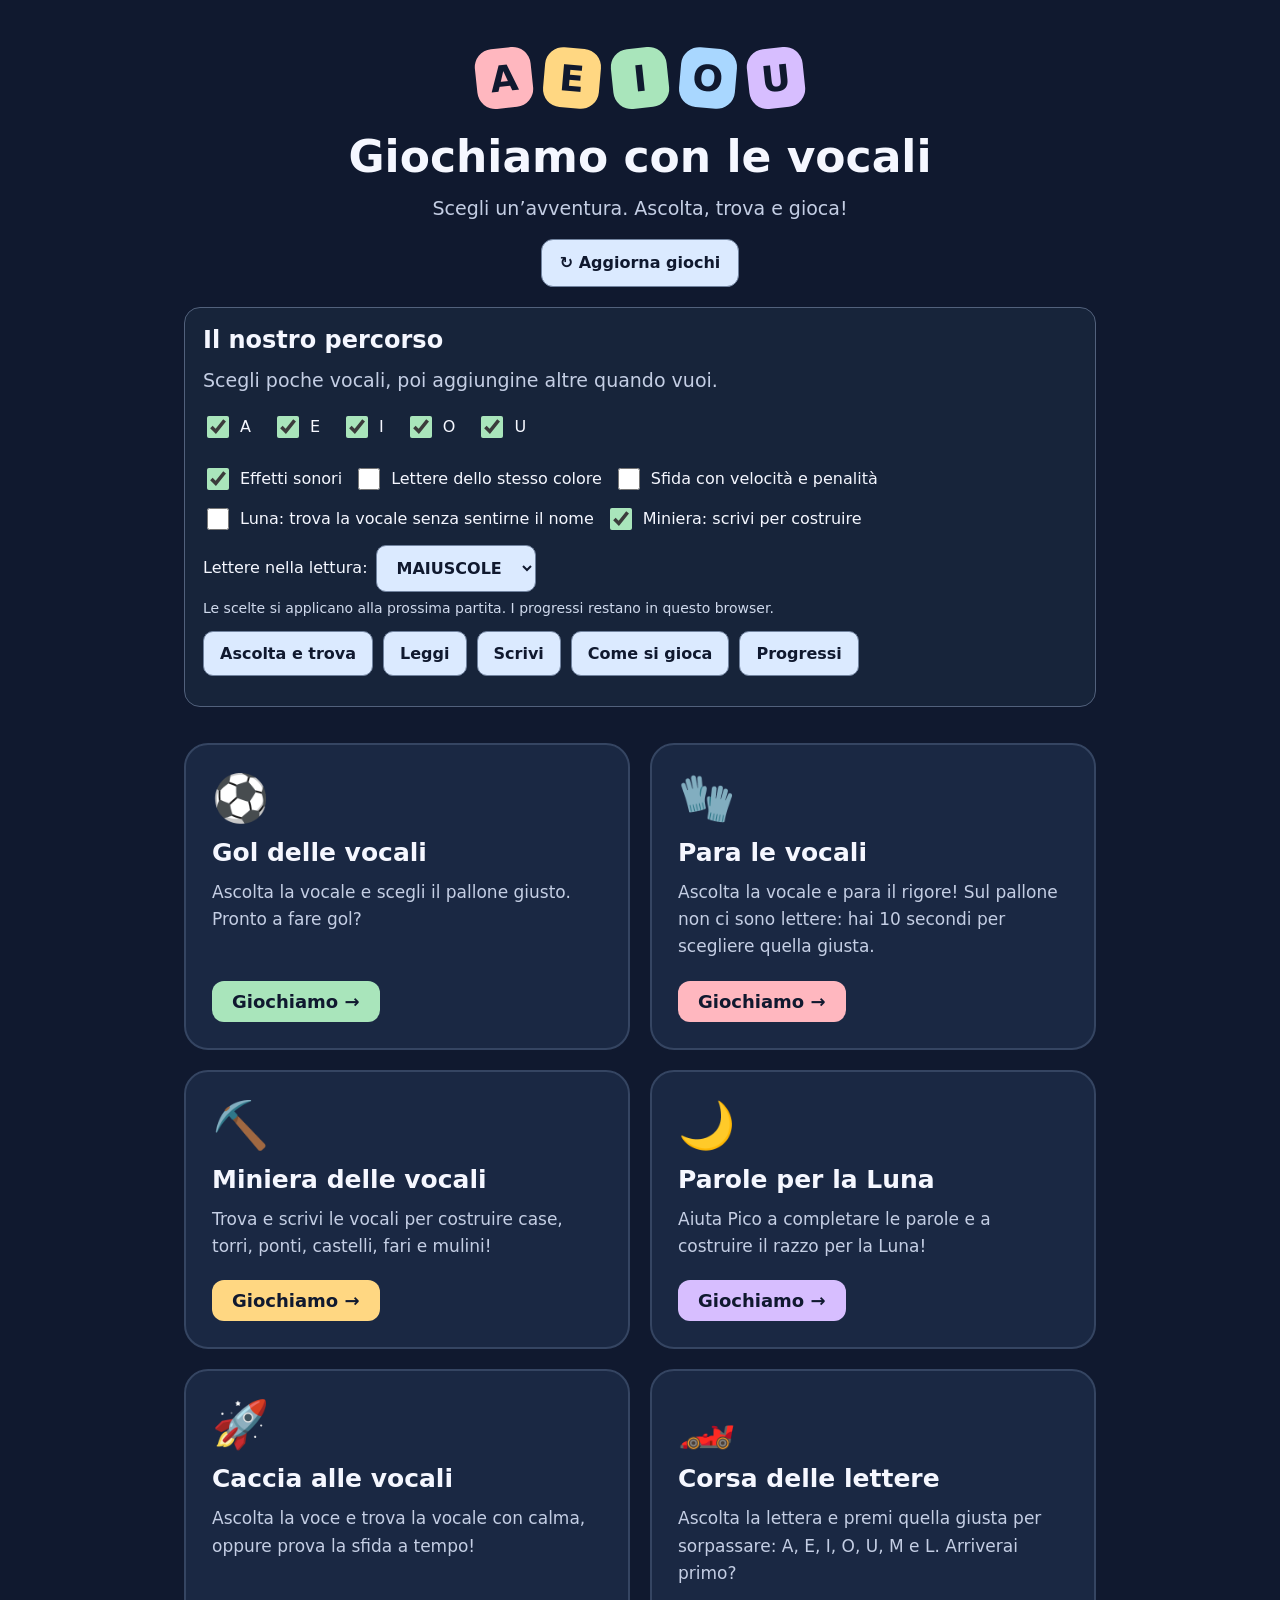
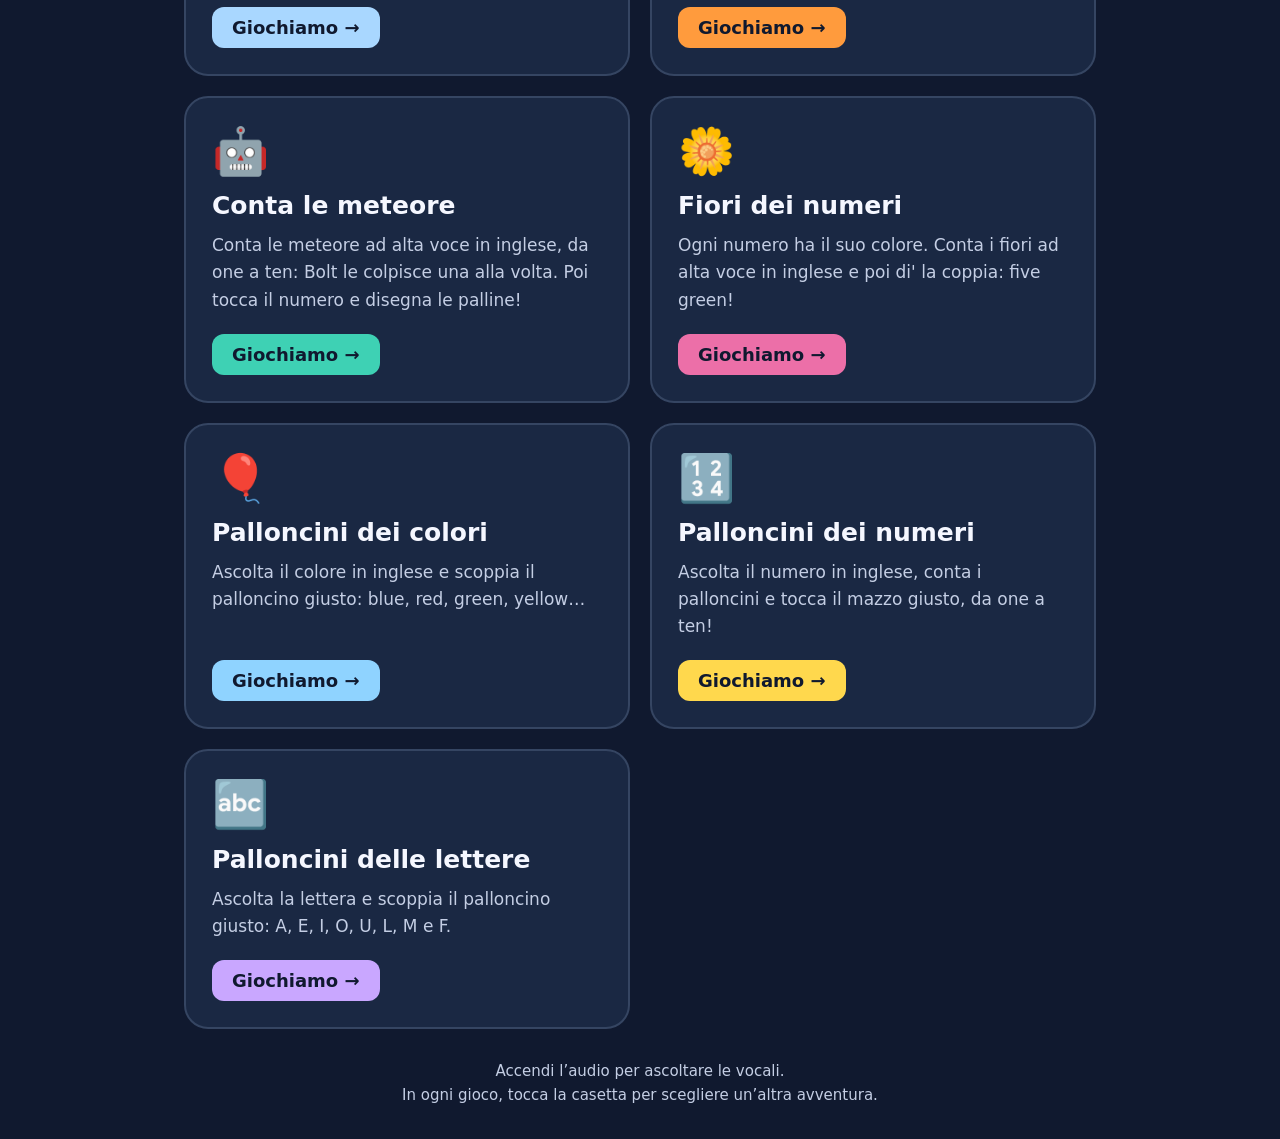
<file: index.html>
<!doctype html>
<html lang="it">
<head>
  <meta charset="utf-8">
  <meta name="viewport" content="width=device-width, initial-scale=1">
  <meta name="theme-color" content="#10192f">
  <meta name="description" content="Undici avventure per giocare con le vocali, le prime consonanti, i numeri e i colori in inglese: calcio, parate, corse, costruzioni e viaggi nello spazio.">
  <title>Giochiamo con le vocali</title>
  <style>
    * { box-sizing: border-box; }
    body { margin: 0; min-height: 100vh; background: #10192f; color: #f5f7ff; font-family: system-ui, sans-serif; }
    main { max-width: 960px; margin: auto; padding: 48px 24px 32px; }
    header { text-align: center; margin-bottom: 36px; }
    .vowels { display: flex; justify-content: center; gap: 12px; margin-bottom: 24px; }
    .vowels span { display: grid; place-items: center; width: 56px; height: 60px; border-radius: 18px; color: #10192f; background: var(--color); font-size: 36px; font-weight: 900; transform: rotate(var(--angle, -6deg)); }
    h1 { font-size: clamp(28px, 5vw, 44px); line-height: 1.15; margin: 0 0 14px; }
    header p { color: #c4cee4; font-size: 19px; margin: 0; }
    .refresh-games { margin-top: 20px; padding: 12px 18px; min-height: 48px; border: 1px solid #71839f; border-radius: 12px; background: #dbeaff; color: #10192f; font: bold 16px system-ui, sans-serif; cursor: pointer; }
    .refresh-games:focus-visible { outline: 3px solid #ffd782; outline-offset: 4px; }
    .refresh-games:disabled { opacity: .65; cursor: wait; }
    #refresh-status { margin-top: 8px; font-size: 14px; }
    .games { display: grid; grid-template-columns: repeat(2, minmax(0, 1fr)); gap: 20px; }
    .game { display: flex; flex-direction: column; align-items: flex-start; gap: 12px; padding: 26px; border: 2px solid #354562; border-radius: 24px; background: #1a2843; color: inherit; text-decoration: none; transition: border-color .15s, transform .15s; }
    .game:hover { border-color: var(--accent); transform: translateY(-3px); }
    .game:focus-visible { outline: 4px solid #fff; outline-offset: 5px; }
    .icon { font-size: 46px; line-height: 1.2; }
    h2 { margin: 0; font-size: 25px; }
    .game p { color: #c4cee4; margin: 0 0 8px; line-height: 1.6; font-size: 17px; }
    .play { margin-top: auto; padding: 10px 20px; border-radius: 12px; background: var(--accent); color: #10192f; font-weight: 800; font-size: 18px; }
    footer { text-align: center; color: #c4cee4; margin-top: 30px; font-size: 15px; line-height: 1.6; }
    @media (max-width: 580px) { main { padding: 30px 18px; } .games { grid-template-columns: 1fr; } .vowels { gap: 8px; } .vowels span { width: 46px; height: 52px; font-size: 30px; } }
    @media (prefers-reduced-motion: reduce) { .game { transition: none; } .game:hover { transform: none; } }
  </style>
<link rel="stylesheet" href="games/learning.css?v=20261025-come-2">
<script src="games/learning.js?v=20261025-come-2"></script>
</head>
<body>
  <main>
    <header>
      <div class="vowels" aria-hidden="true">
        <span style="--color:#ffb7bf">A</span>
        <span style="--color:#ffd782;--angle:5deg">E</span>
        <span style="--color:#a9e5bb">I</span>
        <span style="--color:#a9d7ff;--angle:5deg">O</span>
        <span style="--color:#d7beff">U</span>
      </div>
      <h1>Giochiamo con le vocali</h1>
      <p>Scegli un’avventura. Ascolta, trova e gioca!</p>
      <button class="refresh-games" id="refresh-games" type="button">↻ Aggiorna giochi</button>
      <p id="refresh-status" role="status" aria-live="polite"></p>
    </header>
    <nav class="games" aria-label="Scegli un gioco">
      <a class="game" href="games/gol-delle-vocali.html?v=20261025-come-2" style="--accent:#a9e5bb">
        <span class="icon" aria-hidden="true">⚽</span>
        <h2>Gol delle vocali</h2>
        <p>Ascolta la vocale e scegli il pallone giusto. Pronto a fare gol?</p>
        <span class="play" aria-hidden="true">Giochiamo →</span>
      </a>
      <a class="game" href="games/para-le-vocali.html?v=20261025-come-2" style="--accent:#ffb7bf">
        <span class="icon" aria-hidden="true">🧤</span>
        <h2>Para le vocali</h2>
        <p>Ascolta la vocale e para il rigore! Sul pallone non ci sono lettere: hai 10 secondi per scegliere quella giusta.</p>
        <span class="play" aria-hidden="true">Giochiamo →</span>
      </a>
      <a class="game" href="games/miniera-delle-vocali.html?v=20261025-come-2" style="--accent:#ffd782">
        <span class="icon" aria-hidden="true">⛏️</span>
        <h2>Miniera delle vocali</h2>
        <p>Trova e scrivi le vocali per costruire case, torri, ponti, castelli, fari e mulini!</p>
        <span class="play" aria-hidden="true">Giochiamo →</span>
      </a>
      <a class="game" href="games/parole-per-la-luna.html?v=20261025-come-2" style="--accent:#d7beff">
        <span class="icon" aria-hidden="true">🌙</span>
        <h2>Parole per la Luna</h2>
        <p>Aiuta Pico a completare le parole e a costruire il razzo per la Luna!</p>
        <span class="play" aria-hidden="true">Giochiamo →</span>
      </a>
      <a class="game" href="games/caccia-alle-vocali.html?v=20261025-come-2" style="--accent:#a9d7ff">
        <span class="icon" aria-hidden="true">🚀</span>
        <h2>Caccia alle vocali</h2>
        <p>Ascolta la voce e trova la vocale con calma, oppure prova la sfida a tempo!</p>
        <span class="play" aria-hidden="true">Giochiamo →</span>
      </a>
      <a class="game" href="games/corsa-delle-lettere.html?v=20261025-come-2" style="--accent:#ff9b3d">
        <span class="icon" aria-hidden="true">🏎️</span>
        <h2>Corsa delle lettere</h2>
        <p>Ascolta la lettera e premi quella giusta per sorpassare: A, E, I, O, U, M e L. Arriverai primo?</p>
        <span class="play" aria-hidden="true">Giochiamo →</span>
      </a>
      <a class="game" href="games/conta-le-meteore.html?v=20261025-come-2" style="--accent:#3ed1b4">
        <span class="icon" aria-hidden="true">🤖</span>
        <h2>Conta le meteore</h2>
        <p>Conta le meteore ad alta voce in inglese, da one a ten: Bolt le colpisce una alla volta. Poi tocca il numero e disegna le palline!</p>
        <span class="play" aria-hidden="true">Giochiamo →</span>
      </a>
      <a class="game" href="games/fiori-dei-numeri.html?v=20261025-come-2" style="--accent:#ec6fa8">
        <span class="icon" aria-hidden="true">🌼</span>
        <h2>Fiori dei numeri</h2>
        <p>Ogni numero ha il suo colore. Conta i fiori ad alta voce in inglese e poi di' la coppia: five green!</p>
        <span class="play" aria-hidden="true">Giochiamo →</span>
      </a>
      <a class="game" href="games/palloncini-dei-colori.html?v=20261025-come-2" style="--accent:#8fd3ff">
        <span class="icon" aria-hidden="true">🎈</span>
        <h2>Palloncini dei colori</h2>
        <p>Ascolta il colore in inglese e scoppia il palloncino giusto: blue, red, green, yellow…</p>
        <span class="play" aria-hidden="true">Giochiamo →</span>
      </a>
      <a class="game" href="games/palloncini-dei-numeri.html?v=20261025-come-2" style="--accent:#ffd84d">
        <span class="icon" aria-hidden="true">🔢</span>
        <h2>Palloncini dei numeri</h2>
        <p>Ascolta il numero in inglese, conta i palloncini e tocca il mazzo giusto, da one a ten!</p>
        <span class="play" aria-hidden="true">Giochiamo →</span>
      </a>
      <a class="game" href="games/palloncini-delle-lettere.html?v=20261025-come-2" style="--accent:#c9a7ff">
        <span class="icon" aria-hidden="true">🔤</span>
        <h2>Palloncini delle lettere</h2>
        <p>Ascolta la lettera e scoppia il palloncino giusto: A, E, I, O, U, L, M e F.</p>
        <span class="play" aria-hidden="true">Giochiamo →</span>
      </a>
    </nav>
    <footer>Accendi l’audio per ascoltare le vocali.<br>In ogni gioco, tocca la casetta per scegliere un’altra avventura.</footer>
  </main>
  <script>
    document.getElementById('refresh-games').addEventListener('click', async function () {
      const status = document.getElementById('refresh-status');
      this.disabled = true;
      status.textContent = 'Scarico la versione aggiornata dei giochi…';
      const controller = new AbortController();
      const timeout = setTimeout(() => controller.abort(), 20000);
      try {
        // Refresh the exact URLs used by the pages, replacing their HTTP cache entries.
        // Progress and preferences in localStorage are intentionally preserved.
        const base = new URL('.', location.href);
        const files = ['index.html', 'games/learning.js?v=20261025-come-2', 'games/learning.css?v=20261025-come-2',
          ...Array.from(document.querySelectorAll('.game'), a => a.getAttribute('href'))];
        await Promise.all(files.map(async file => {
          const response = await fetch(new URL(file, base), { cache: 'reload', signal: controller.signal });
          if (!response.ok) throw new Error('Download non riuscito');
          await response.arrayBuffer();
        }));
        const next = new URL('index.html', base);
        next.searchParams.set('refresh', Date.now().toString());
        location.replace(next.href);
      } catch (error) {
        status.textContent = 'Non riesco ad aggiornare. Controlla la connessione e riprova.';
        this.disabled = false;
      } finally { clearTimeout(timeout); }
    });
  </script>
</body>
</html>
</file>
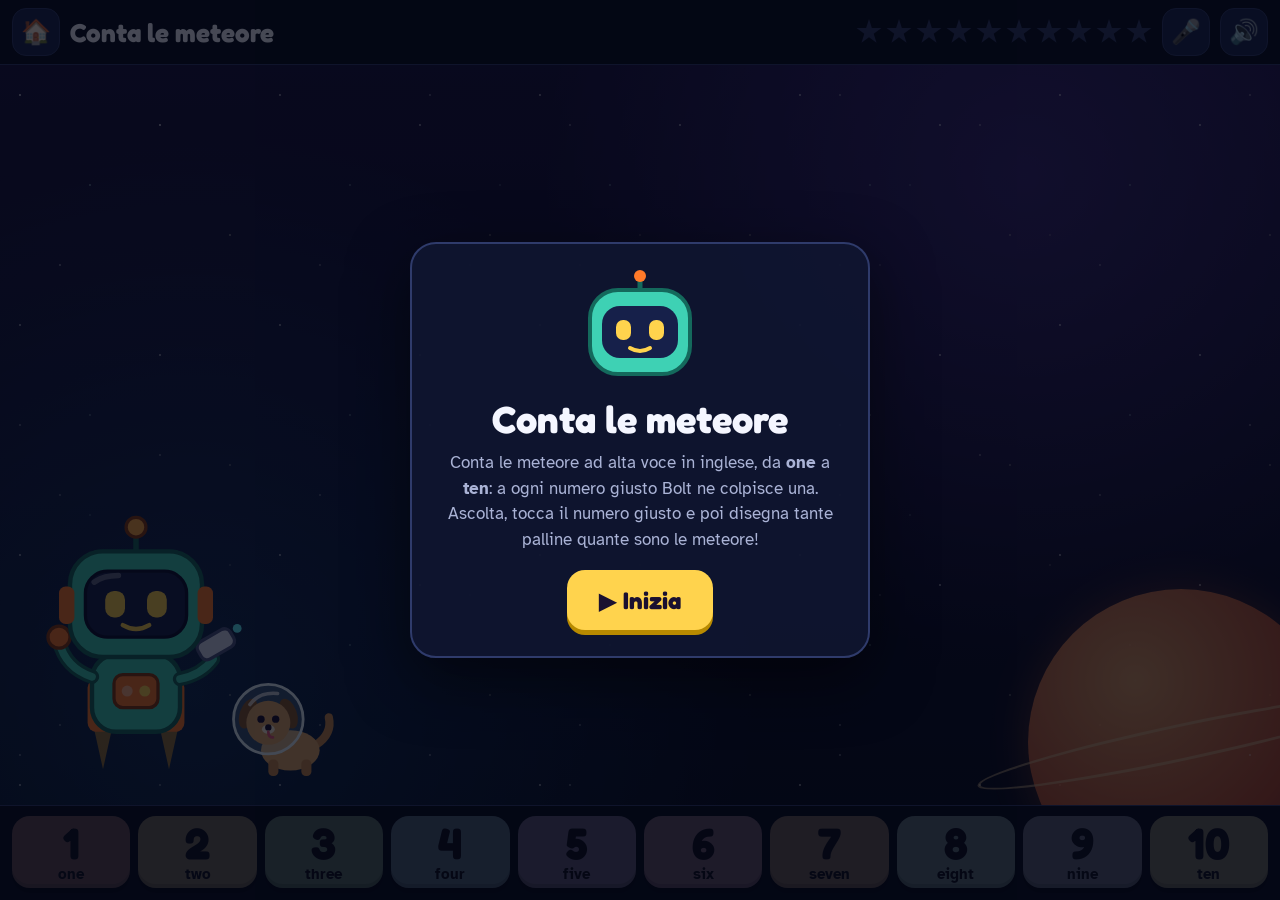
<file: games/conta-le-meteore.html>
<!doctype html>
<html lang="it">
<meta charset="utf-8">
<meta name="viewport" content="width=device-width, initial-scale=1, viewport-fit=cover">
<title>Conta le Meteore</title>
<meta name="description" content="Bolt, il robottino spaziale, conta le meteore in inglese da one a ten: ascolta e tocca il numero giusto.">
<link rel="preconnect" href="https://fonts.googleapis.com">
<link rel="preconnect" href="https://fonts.gstatic.com" crossorigin>
<link rel="stylesheet" href="https://fonts.googleapis.com/css2?family=Atkinson+Hyperlegible:wght@400;700&family=Fredoka:wght@500;700&display=swap">
<style>
/* Layout: starry sky with Bolt bottom-left and the meteors in rows of five; ten number buttons below */
:root {
  color-scheme: dark;
  --bg: #070b1d;
  --bg2: #18123d;
  --panel: rgba(16, 22, 48, 0.92);
  --line: #2f3b6b;
  --ink: #f4f6ff;
  --ink-dim: #aab3d6;
  --gold: #ffd34d;
  --laser: #5ff6ff;
  --danger: #ff6464;
  --font-display: "Fredoka", "Trebuchet MS", system-ui, sans-serif;
  --font-body: "Atkinson Hyperlegible", "Segoe UI", system-ui, sans-serif;
  --m: min(15vw, 13vh, 96px);
}
[hidden] { display: none !important; }
*, *::before, *::after { box-sizing: border-box; }
html, body { height: 100%; margin: 0; }
body {
  overflow: hidden;
  background: var(--bg);
  color: var(--ink);
  font-family: var(--font-body);
  -webkit-tap-highlight-color: transparent;
  user-select: none;
}
button { font: inherit; color: inherit; }
:focus-visible { outline: 3px solid var(--gold); outline-offset: 3px; }

.app { display: flex; flex-direction: column; height: 100%; padding: env(safe-area-inset-top) env(safe-area-inset-right) env(safe-area-inset-bottom) env(safe-area-inset-left); }

/* Top bar */
.bar { display: flex; align-items: center; gap: 10px; padding: 8px 12px; background: rgba(7, 11, 29, 0.85); border-bottom: 1px solid var(--line); z-index: 5; }
.icon-btn { display: grid; place-items: center; width: 48px; height: 48px; flex: none; border: 1px solid var(--line); border-radius: 14px; background: #1b2550; font-size: 24px; text-decoration: none; cursor: pointer; }
.icon-btn:active { transform: scale(.94); }
.title { font-family: var(--font-display); font-weight: 700; font-size: clamp(18px, 3.4vw, 26px); white-space: nowrap; }
.stars { display: flex; gap: 4px; margin-left: auto; }
.stars span { width: clamp(16px, 3.2vw, 26px); aspect-ratio: 1; clip-path: polygon(50% 0, 61% 35%, 98% 35%, 68% 57%, 79% 91%, 50% 70%, 21% 91%, 32% 57%, 2% 35%, 39% 35%); background: #303a66; transition: background .3s, transform .3s; }
.stars span.on { background: var(--gold); transform: scale(1.15); }

/* Sky */
.sky { position: relative; flex: 1; min-height: 0; overflow: hidden;
  background:
    radial-gradient(circle at 80% 15%, rgba(140, 90, 255, .28), transparent 40%),
    radial-gradient(circle at 15% 85%, rgba(40, 150, 255, .22), transparent 45%),
    linear-gradient(180deg, var(--bg2), var(--bg)); }
.sky::before, .sky::after { content: ""; position: absolute; inset: 0; pointer-events: none;
  background-image: radial-gradient(1.5px 1.5px at 20px 30px, #fff, transparent), radial-gradient(1px 1px at 90px 120px, #cfe, transparent), radial-gradient(1.5px 1.5px at 160px 60px, #fff, transparent), radial-gradient(1px 1px at 230px 170px, #ffd, transparent), radial-gradient(1px 1px at 60px 200px, #fff, transparent);
  background-size: 260px 230px; opacity: .8; }
.sky::after { background-size: 410px 330px; opacity: .5; animation: twinkle 4s ease-in-out infinite alternate; }
@keyframes twinkle { to { opacity: .15; } }
.planet { position: absolute; right: -6vmin; bottom: -10vmin; width: 34vmin; aspect-ratio: 1; border-radius: 50%; background: radial-gradient(circle at 35% 30%, #ffb36b, #d2552e 60%, #6d2140); box-shadow: 0 0 40px rgba(255, 120, 60, .35); opacity: .85; }
.planet::after { content: ""; position: absolute; left: -18%; right: -18%; top: 44%; height: 12%; border-radius: 50%; border: 3px solid rgba(255, 220, 160, .55); transform: rotate(-12deg); }

/* Meteors */
.meteor { position: absolute; width: var(--m); height: var(--m); margin: calc(var(--m) / -2) 0 0 calc(var(--m) / -2); padding: 0; border: 0; background: none; cursor: pointer; animation: fly-in .9s cubic-bezier(.2, .8, .3, 1) both; animation-delay: var(--delay); }
.meteor svg { width: 100%; height: 100%; overflow: visible; transition: filter .3s, transform .3s; }
.meteor .tail { transition: opacity .4s; }
.meteor.counted svg { filter: drop-shadow(0 0 10px var(--gold)) drop-shadow(0 0 3px var(--gold)); transform: scale(1.08); }
.meteor.counted .tail { opacity: 0; }
.meteor.hit svg { animation: hit .35s ease-out; }
.badge { position: absolute; left: 50%; top: 50%; translate: -50% -50%; font-family: var(--font-display); font-weight: 700; font-size: calc(var(--m) * .52); line-height: 1; color: #1a1030; background: var(--gold); border-radius: 50%; width: calc(var(--m) * .62); height: calc(var(--m) * .62); display: grid; place-items: center; scale: 0; transition: scale .3s cubic-bezier(.3, 1.6, .5, 1); box-shadow: 0 0 0 3px #fff6; }
.meteor.counted .badge { scale: 1; }
.meteor.gone { animation: fly-out .7s ease-in forwards; }
@keyframes fly-in { from { transform: translate(55vw, -60vh) rotate(-90deg) scale(.5); opacity: 0; } to { transform: none; opacity: 1; } }
@keyframes fly-out { to { transform: translate(-10vw, -80vh) scale(.3); opacity: 0; } }
@keyframes hit { 30% { transform: scale(1.3); } }

.laser { position: absolute; height: 6px; margin-top: -3px; border-radius: 3px; transform-origin: 0 50%; background: linear-gradient(90deg, #fff, var(--laser)); box-shadow: 0 0 12px var(--laser), 0 0 4px #fff; pointer-events: none; animation: laser .35s ease-out forwards; z-index: 3; }
@keyframes laser { 0% { opacity: 0; } 20% { opacity: 1; } 100% { opacity: 0; } }

/* Bolt and the puppy */
.bolt { position: absolute; left: 2%; bottom: 3%; width: min(26vw, 31vh, 220px); z-index: 2; transition: transform .3s; }
.bolt svg { width: 100%; height: auto; overflow: visible; }
.bolt .float { animation: float 2.6s ease-in-out infinite; transform-origin: 50% 100%; }
@keyframes float { 50% { transform: translateY(-6%); } }
.bolt.jump { animation: jump .8s ease-out; }
@keyframes jump { 35% { transform: translateY(-28%) rotate(-8deg); } 70% { transform: translateY(-8%) rotate(4deg); } }
.bolt.dizzy { animation: dizzy .9s ease-in-out; }
@keyframes dizzy { 20%, 60% { transform: rotate(-10deg); } 40%, 80% { transform: rotate(10deg); } }
.bolt .eye { transition: transform .2s; transform-box: fill-box; transform-origin: center; }
.bolt.happy .eye { transform: scaleY(.35); }
.dizzy-stars { position: absolute; left: 22%; top: -4%; font-size: calc(min(26vw, 31vh, 220px) * .16); opacity: 0; pointer-events: none; }
.bolt.dizzy .dizzy-stars { animation: spin-stars .9s linear; }
@keyframes spin-stars { 0% { opacity: 1; transform: rotate(0); } 100% { opacity: 0; transform: rotate(360deg); } }
.rock { position: absolute; left: 30%; top: -60%; width: 24%; opacity: 0; pointer-events: none; }
.bolt.dizzy .rock { animation: rock-drop .6s ease-in; }
@keyframes rock-drop { 0% { opacity: 1; transform: translateY(0); } 70% { opacity: 1; transform: translateY(230%); } 100% { opacity: 0; transform: translate(80%, 160%); } }

.pup { position: absolute; left: calc(2% + min(26vw, 31vh, 220px) * .92); bottom: 3%; width: min(13vw, 15vh, 110px); z-index: 2; }
.pup svg { width: 100%; height: auto; overflow: visible; }
.pup .tailwag { transform-box: fill-box; transform-origin: 0% 100%; animation: wag .5s ease-in-out infinite alternate; }
@keyframes wag { to { transform: rotate(-25deg); } }
.pup.party { animation: hop .45s ease-out 2; }
@keyframes hop { 50% { transform: translateY(-35%); } }
.woof { position: absolute; left: 60%; bottom: 95%; padding: 4px 10px; border-radius: 14px 14px 14px 2px; background: #fff; color: #1a1030; font: 700 clamp(14px, 2.6vw, 20px) var(--font-display); opacity: 0; transform: scale(.4); transition: opacity .2s, transform .25s cubic-bezier(.3, 1.6, .5, 1); white-space: nowrap; }
.pup.party .woof { opacity: 1; transform: none; }

/* Counter: the number being counted, digit and English word */
.counter { position: absolute; right: 4%; bottom: 5%; display: flex; align-items: baseline; gap: 12px; padding: 8px 20px; border-radius: 22px; background: rgba(10, 14, 36, .78); border: 2px solid var(--line); font-family: var(--font-display); z-index: 2; opacity: 0; transform: scale(.7); transition: opacity .2s, transform .25s cubic-bezier(.3, 1.6, .5, 1); }
.counter.show { opacity: 1; transform: none; }
.counter b { font-size: clamp(40px, 9vh, 80px); line-height: 1; color: var(--gold); }
.counter span { font-size: clamp(22px, 4.5vh, 40px); font-weight: 500; }
.counter.pop { animation: pop .3s; }
@keyframes pop { 40% { transform: scale(1.18); } }

.hint { position: absolute; left: 50%; top: 10px; translate: -50% 0; padding: 6px 14px; border-radius: 16px; background: rgba(10, 14, 36, .78); color: var(--ink-dim); font-size: clamp(14px, 2.4vw, 17px); z-index: 2; white-space: nowrap; }

.confetti { position: absolute; width: 14px; height: 14px; pointer-events: none; z-index: 4; clip-path: polygon(50% 0, 61% 35%, 98% 35%, 68% 57%, 79% 91%, 50% 70%, 21% 91%, 32% 57%, 2% 35%, 39% 35%); animation: burst 1.1s ease-out forwards; }
@keyframes burst { to { transform: translate(var(--dx), var(--dy)) rotate(300deg); opacity: 0; } }

/* Number pad */
.pad { display: grid; grid-template-columns: repeat(10, 1fr); gap: 8px; padding: 10px 12px 12px; background: rgba(7, 11, 29, .92); border-top: 1px solid var(--line); }
.num { display: flex; flex-direction: column; align-items: center; justify-content: center; min-height: 72px; padding: 4px 2px; border: 0; border-radius: 18px; background: var(--c); color: #12102a; cursor: pointer; box-shadow: 0 5px 0 rgba(0, 0, 0, .35), inset 0 -4px 0 rgba(0, 0, 0, .15); transition: transform .08s, opacity .2s, filter .2s; }
.num b { font-family: var(--font-display); font-weight: 700; font-size: clamp(30px, 5vh, 44px); line-height: 1; }
.num small { font-size: clamp(12px, 1.9vh, 15px); font-weight: 700; }
.num:active { transform: translateY(3px); box-shadow: 0 2px 0 rgba(0, 0, 0, .35); }
.pad.wait .num { opacity: .45; filter: saturate(.5); }
.num.right { animation: right .7s; }
@keyframes right { 30% { transform: scale(1.18); box-shadow: 0 0 0 6px #fff, 0 0 24px #fff; } }
.num.wrong { animation: wrong .45s; }
@keyframes wrong { 20%, 60% { transform: translateX(-8px); } 40%, 80% { transform: translateX(8px); } }
@media (max-width: 640px) {
  .pad { grid-template-columns: repeat(5, 1fr); }
  .num { min-height: 62px; }
  .title { display: none; }
}

/* Counting aloud: what the ear heard, plus the adult's fallback */
.count-voice { position: absolute; left: 50%; top: 52px; translate: -50% 0; display: flex; flex-direction: column; align-items: center; gap: 8px; z-index: 4; }
.count-heard { padding: 6px 16px; border-radius: 16px; background: rgba(10, 14, 36, .85); font: 500 clamp(18px, 3vh, 24px) var(--font-display); white-space: nowrap; }
.count-heard.listening::before { content: "🎤 "; animation: blink 1s infinite; }
@keyframes blink { 50% { opacity: .3; } }
.count-heard.bad { color: #ff9a9a; }
.adult { min-height: 52px; padding: 8px 16px; border: 2px solid var(--line); border-radius: 16px; background: #1b2550; font: 700 16px var(--font-body); cursor: pointer; }
#voice-mode[aria-pressed="false"] { opacity: .6; }

/* Drawing board: the child draws as many balls as the number */
.board { position: absolute; inset: 10px; display: flex; flex-direction: column; border-radius: 24px; background: #fdfbf3; border: 4px solid var(--gold); box-shadow: 0 10px 40px rgba(0, 0, 0, .5); z-index: 6; overflow: hidden; animation: board-in .35s cubic-bezier(.3, 1.4, .5, 1); }
@keyframes board-in { from { transform: scale(.85); opacity: 0; } }
.board-head { display: flex; align-items: center; justify-content: center; gap: 14px; padding: 8px 12px; background: #fff3c4; color: #1a1030; font-family: var(--font-display); flex-wrap: wrap; }
.board-head b { font-size: clamp(34px, 7vh, 54px); line-height: 1; }
.board-head span { font-size: clamp(18px, 3.4vh, 26px); font-weight: 500; }
.slots { display: flex; gap: 6px; }
.slots i { width: clamp(16px, 3vh, 24px); aspect-ratio: 1; border-radius: 50%; border: 3px dashed #b8a978; transition: background .2s, border-color .2s; }
.slots i.on { background: var(--c); border: 3px solid #1a1030; }
.board canvas { flex: 1; min-height: 0; width: 100%; touch-action: none; cursor: crosshair; }
.board.done { border-color: #8ee69b; }

/* Overlays */
.overlay { position: fixed; inset: 0; display: grid; place-items: center; padding: 16px; background: rgba(4, 6, 18, .72); z-index: 10; }
.card { max-width: 460px; width: 100%; padding: 26px 24px; border-radius: 26px; background: var(--panel); border: 2px solid var(--line); text-align: center; box-shadow: 0 20px 60px rgba(0, 0, 0, .5); }
.card h1, .card h2 { font-family: var(--font-display); margin: 0 0 8px; font-size: clamp(28px, 6vw, 38px); }
.card p { margin: 0 0 18px; color: var(--ink-dim); line-height: 1.5; font-size: 17px; }
.card .hero { width: 120px; margin: 0 auto 6px; display: block; }
.go { min-height: 60px; padding: 12px 32px; border: 0; border-radius: 18px; background: var(--gold); color: #1a1030; font: 700 24px var(--font-display); cursor: pointer; box-shadow: 0 5px 0 #b88a00; }
.go:active { transform: translateY(3px); box-shadow: 0 2px 0 #b88a00; }

@media (prefers-reduced-motion: reduce) {
  *, *::before, *::after { animation-duration: .01ms !important; animation-iteration-count: 1 !important; transition-duration: .01ms !important; }
}
</style>

<body>
<div class="app">
  <header class="bar">
    <a class="icon-btn home-link" href="../index.html?v=20261025-come-2" aria-label="Torna ai giochi">🏠</a>
    <span class="title">Conta le meteore</span>
    <div class="stars" id="stars" aria-label="Meteore contate"></div>
    <button class="icon-btn" id="voice-mode" type="button" aria-pressed="true" aria-label="Il bambino conta a voce">🎤</button>
    <button class="icon-btn" id="repeat" type="button" aria-label="Ascolta di nuovo">🔊</button>
  </header>

  <main class="sky" id="sky">
    <div class="planet" aria-hidden="true"></div>
    <div class="hint" id="hint" hidden>Tocca il numero giusto!</div>
    <div class="bolt" id="bolt" aria-hidden="true">
      <svg class="rock" viewBox="0 0 40 40"><path d="M8 14 18 5l14 4 5 13-7 12-15 2-9-10z" fill="#8a6a55" stroke="#4a3528" stroke-width="2"/></svg>
      <div class="dizzy-stars">⭐ 💫</div>
      <svg viewBox="0 0 200 240">
        <g class="float">
          <!-- jetpack flames -->
          <path d="M62 196 70 232 78 196Z M122 196 130 232 138 196Z" fill="#ffb12b"><animate attributeName="opacity" values="1;.5;1" dur=".3s" repeatCount="indefinite"/></path>
          <rect x="56" y="150" width="28" height="48" rx="8" fill="#ff7a29"/>
          <rect x="116" y="150" width="28" height="48" rx="8" fill="#ff7a29"/>
          <!-- body -->
          <rect x="60" y="128" width="80" height="70" rx="22" fill="#3ed1b4" stroke="#14695c" stroke-width="4"/>
          <rect x="80" y="146" width="40" height="30" rx="8" fill="#ff7a29" stroke="#8a3a10" stroke-width="3"/>
          <circle cx="92" cy="161" r="5" fill="#fff6"/><circle cx="108" cy="161" r="5" fill="#ffd34d"/>
          <!-- left arm waving -->
          <path d="M60 148 Q36 140 30 116" fill="none" stroke="#14695c" stroke-width="13" stroke-linecap="round"/>
          <path d="M60 148 Q36 140 30 116" fill="none" stroke="#3ed1b4" stroke-width="7" stroke-linecap="round"/>
          <circle cx="30" cy="112" r="10" fill="#ff7a29" stroke="#8a3a10" stroke-width="3"/>
          <!-- right arm with blaster -->
          <path d="M140 150 Q160 146 170 132" fill="none" stroke="#14695c" stroke-width="13" stroke-linecap="round"/>
          <path d="M140 150 Q160 146 170 132" fill="none" stroke="#3ed1b4" stroke-width="7" stroke-linecap="round"/>
          <rect x="160" y="112" width="34" height="18" rx="6" fill="#d8def5" stroke="#4b5684" stroke-width="3" transform="rotate(-30 170 128)"/>
          <circle id="muzzle" cx="192" cy="104" r="4" fill="#5ff6ff"/>
          <!-- head -->
          <line x1="100" y1="34" x2="100" y2="14" stroke="#14695c" stroke-width="5"/>
          <circle cx="100" cy="12" r="9" fill="#ff7a29" stroke="#8a3a10" stroke-width="3"><animate attributeName="fill" values="#ff7a29;#ffd34d;#ff7a29" dur="1.4s" repeatCount="indefinite"/></circle>
          <rect x="40" y="34" width="120" height="96" rx="30" fill="#3ed1b4" stroke="#14695c" stroke-width="4"/>
          <rect x="30" y="66" width="14" height="34" rx="6" fill="#ff7a29"/><rect x="156" y="66" width="14" height="34" rx="6" fill="#ff7a29"/>
          <rect x="54" y="52" width="92" height="60" rx="20" fill="#16204a" stroke="#0b1030" stroke-width="3"/>
          <path d="M62 62 Q70 56 84 56" stroke="#fff5" stroke-width="5" fill="none" stroke-linecap="round"/>
          <rect class="eye" x="72" y="70" width="18" height="24" rx="8" fill="#ffd34d"/>
          <rect class="eye" x="110" y="70" width="18" height="24" rx="8" fill="#ffd34d"/>
          <path d="M88 101 Q100 108 112 101" stroke="#ffd34d" stroke-width="4" fill="none" stroke-linecap="round"/>
        </g>
      </svg>
    </div>
    <div class="pup" id="pup" aria-hidden="true">
      <span class="woof">Woof woof!</span>
      <svg viewBox="0 0 120 110">
        <path class="tailwag" d="M96 74 Q114 62 110 44" stroke="#c98a4b" stroke-width="9" fill="none" stroke-linecap="round"/>
        <ellipse cx="68" cy="80" rx="32" ry="22" fill="#e0a868"/>
        <rect x="44" y="90" width="11" height="18" rx="5" fill="#c98a4b"/><rect x="80" y="90" width="11" height="18" rx="5" fill="#c98a4b"/>
        <circle cx="44" cy="46" r="38" fill="#bfe8ff" fill-opacity=".25" stroke="#e8f7ff" stroke-width="3"/>
        <ellipse cx="22" cy="40" rx="9" ry="17" fill="#8a5a2e" transform="rotate(20 22 40)"/>
        <ellipse cx="66" cy="40" rx="9" ry="17" fill="#8a5a2e" transform="rotate(-20 66 40)"/>
        <circle cx="44" cy="50" r="24" fill="#e0a868"/>
        <circle cx="36" cy="46" r="4" fill="#1a1030"/><circle cx="52" cy="46" r="4" fill="#1a1030"/>
        <ellipse cx="44" cy="57" rx="7" ry="5" fill="#fff0dc"/><circle cx="44" cy="55" r="3.5" fill="#1a1030"/>
        <path d="M44 60 Q44 66 49 66" stroke="#e5577a" stroke-width="3" fill="none" stroke-linecap="round"/>
        <path d="M24 30 Q34 16 54 18" stroke="#fff" stroke-opacity=".7" stroke-width="4" fill="none" stroke-linecap="round"/>
      </svg>
    </div>
    <div class="counter" id="counter" aria-live="polite"><b id="counter-num"></b><span id="counter-word"></span></div>
    <div class="count-voice" id="count-voice" hidden>
      <div class="count-heard" id="count-heard" aria-live="polite"></div>
      <button class="adult" id="count-adult" type="button">✓ L'ha detto</button>
    </div>
    <div class="board" id="board" hidden>
      <div class="board-head"><b id="board-num"></b><span id="board-text"></span><div class="slots" id="slots"></div></div>
      <canvas id="canvas" aria-label="Disegna le palline"></canvas>
    </div>
  </main>

  <nav class="pad wait" id="pad" aria-label="Numeri"></nav>
</div>

<div class="overlay" id="ov-start">
  <div class="card">
    <svg class="hero" viewBox="0 0 120 120" aria-hidden="true"><rect x="10" y="20" width="100" height="84" rx="28" fill="#3ed1b4" stroke="#14695c" stroke-width="4"/><rect x="22" y="36" width="76" height="52" rx="18" fill="#16204a"/><rect x="36" y="50" width="15" height="20" rx="7" fill="#ffd34d"/><rect x="69" y="50" width="15" height="20" rx="7" fill="#ffd34d"/><path d="M50 78 Q60 84 70 78" stroke="#ffd34d" stroke-width="4" fill="none" stroke-linecap="round"/><line x1="60" y1="20" x2="60" y2="6" stroke="#14695c" stroke-width="5"/><circle cx="60" cy="6" r="6" fill="#ff7a29"/></svg>
    <h1>Conta le meteore</h1>
    <p>Conta le meteore ad alta voce in inglese, da <b>one</b> a <b>ten</b>: a ogni numero giusto Bolt ne colpisce una. Ascolta, tocca il numero giusto e poi disegna tante palline quante sono le meteore!</p>
    <button class="go" id="start" type="button">▶ Inizia</button>
  </div>
</div>

<div class="overlay" id="ov-win" hidden>
  <div class="card">
    <h2>🏆 Bravissimo!</h2>
    <p>Hai contato tutte le meteore con Bolt, da <b>one</b> a <b>ten</b>.</p>
    <button class="go" id="again" type="button">↻ Gioca ancora</button>
  </div>
</div>

<script>
(() => {
'use strict';
const CLIPS = {"count":"[data-uri]","find":"[data-uri]","great":"[data-uri]","hello":"[data-uri]","hero":"[data-uri]","meteorite":"[data-uri]","meteorites":"[data-uri]","n1":"[data-uri]","n10":"[data-uri]","n2":"[data-uri]","n3":"[data-uri]","n4":"[data-uri]","n5":"[data-uri]","n6":"[data-uri]","n7":"[data-uri]","n8":"[data-uri]","n9":"[data-uri]","oops":"[data-uri]","win":"[data-uri]"};
const WORDS = ['one', 'two', 'three', 'four', 'five', 'six', 'seven', 'eight', 'nine', 'ten'];
// What speech recognition may hear for each number, including common homophones.
const NUMBER_HEARD = [['one', 'won', '1'], ['two', 'to', 'too', '2'], ['three', 'tree', 'free', '3'], ['four', 'for', 'fore', '4'], ['five', '5'], ['six', 'sex', 'sicks', '6'], ['seven', '7'], ['eight', 'ate', '8'], ['nine', 'nein', '9'], ['ten', 'then', '10']];
const COLORS = ['#ff8a80', '#ffd166', '#8ee69b', '#7fd4ff', '#c9a7ff', '#ff9ecf', '#ffb36b', '#9ff0e0', '#b8c4ff', '#f3e37c'];
const COLUMNS = [26, 41, 56, 71, 86];
const $ = id => document.getElementById(id);
const sky = $('sky'), pad = $('pad'), bolt = $('bolt'), pup = $('pup');
const counter = $('counter'), counterNum = $('counter-num'), counterWord = $('counter-word');

let speed = 1;
let voiceMode = true;               // the child counts aloud; off = Bolt counts by himself
try { voiceMode = localStorage.getItem('meteore-voice') !== 'off'; } catch { /* storage blocked */ }                      // tests set 0 to skip pauses
let phase = 'menu';                 // menu | intro | count | ask | right | done
let order = [], roundIdx = 0, target = 0, roundToken = 0, meteors = [];

/* ---------- audio: recorded English clips, never browser TTS ---------- */
let actx = null, clipsReady = Promise.resolve(), voiceToken = 0, current = null;
const clipBuffers = {};
function ensureAudio() {
  if (actx) { if (actx.state === 'suspended') actx.resume(); return; }
  const AC = window.AudioContext || window.webkitAudioContext;
  if (!AC) return;
  actx = new AC();
  clipsReady = Promise.all(Object.entries(CLIPS).map(async ([key, url]) => {
    try {
      const bin = Uint8Array.from(atob(url.split(',')[1]), c => c.charCodeAt(0));
      clipBuffers[key] = await actx.decodeAudioData(bin.buffer);
    } catch { /* The HTMLAudio fallback below plays it instead. */ }
  }));
}
function stopVoice() {
  voiceToken++;
  if (current) { try { current.stop ? current.stop() : current.pause(); } catch { /* already stopped */ } current = null; }
}
let playClip = key => new Promise(resolve => {
  const buf = clipBuffers[key];
  let done = false;
  const finish = () => { if (!done) { done = true; resolve(); } };
  if (actx && buf) {
    const src = actx.createBufferSource();
    src.buffer = buf; src.connect(actx.destination);
    src.onended = finish; current = src; src.start();
    setTimeout(finish, buf.duration * 1000 + 800);   // a suspended context never fires onended
  } else {
    const a = new Audio(CLIPS[key]); current = a;
    a.onended = a.onerror = finish;
    a.play().catch(finish);
    setTimeout(finish, 6000);
  }
});
let voiceChain = Promise.resolve();
function say(keys) {
  stopVoice();
  stopListening();
  const token = voiceToken;
  voiceChain = (async () => {
    for (const key of keys) {
      if (token !== voiceToken) return false;
      await playClip(key);
    }
    if (token === voiceToken && countHooks.active()) startCountListening();
    return token === voiceToken;
  })();
  return voiceChain;
}
const wait = ms => new Promise(r => setTimeout(r, ms * speed));

/* ---------- sound effects ---------- */
function tone(type, f1, f2, dur, vol = .15, delay = 0) {
  if (!actx) return;
  const t = actx.currentTime + delay, o = actx.createOscillator(), g = actx.createGain();
  o.type = type; o.frequency.setValueAtTime(f1, t); o.frequency.exponentialRampToValueAtTime(f2, t + dur);
  g.gain.setValueAtTime(vol, t); g.gain.exponentialRampToValueAtTime(.001, t + dur);
  o.connect(g); g.connect(actx.destination); o.start(t); o.stop(t + dur + .02);
}
const sfx = {
  zap: () => { tone('square', 1400, 300, .18, .06); },
  bonk: () => { tone('sine', 300, 70, .35, .3); tone('triangle', 900, 500, .08, .1, .02); },
  chime: () => [523, 659, 784, 1047].forEach((f, i) => tone('triangle', f, f, .25, .12, i * .09)),
  woof: () => [0, .28].forEach(d => { tone('sawtooth', 520, 210, .12, .12, d); tone('square', 260, 140, .12, .05, d); }),
};

/* ---------- screen pieces ---------- */
for (let n = 1; n <= 10; n++) {
  const b = document.createElement('button');
  b.type = 'button'; b.className = 'num'; b.dataset.n = n;
  b.style.setProperty('--c', COLORS[n - 1]);
  b.setAttribute('aria-label', `${n} ${WORDS[n - 1]}`);
  b.innerHTML = `<b>${n}</b><small>${WORDS[n - 1]}</small>`;
  b.addEventListener('click', () => choose(n));
  pad.appendChild(b);
}
for (let i = 0; i < 10; i++) $('stars').appendChild(document.createElement('span'));
function showStars() { [...$('stars').children].forEach((s, i) => s.classList.toggle('on', i < roundIdx)); }

const ROCK = `<svg viewBox="-60 -50 110 100" aria-hidden="true">
  <path class="tail" d="M8 -14 L58 -48 L46 -34 L62 -30 L18 8 Z" fill="#ff9d3a" opacity=".85"/>
  <path class="tail" d="M6 -8 L44 -34 L22 2 Z" fill="#ffe08a"/>
  <path d="M-34 -6 -22 -30 4 -36 28 -22 34 4 22 28 -4 36 -28 26 -38 8Z" fill="#9b7b66" stroke="#4d372b" stroke-width="4" stroke-linejoin="round"/>
  <circle cx="-12" cy="-14" r="7" fill="#7a5d4c"/><circle cx="14" cy="10" r="9" fill="#7a5d4c"/><circle cx="-16" cy="16" r="5" fill="#7a5d4c"/>
</svg>`;

function placeMeteors(n) {
  meteors.forEach(m => m.remove());
  meteors = [];
  for (let i = 0; i < n; i++) {
    const m = document.createElement('button');
    m.type = 'button'; m.className = 'meteor';
    const row = i < 5 ? 0 : 1, col = i % 5;
    const y = n <= 5 ? 30 : (row ? 48 : 20);
    m.style.left = (COLUMNS[col] + (Math.random() * 3 - 1.5)) + '%';
    m.style.top = (y + (Math.random() * 4 - 2)) + '%';
    m.style.setProperty('--delay', (i * 90) + 'ms');
    m.setAttribute('aria-label', 'meteora');
    m.innerHTML = ROCK + `<span class="badge">${i + 1}</span>`;
    m.addEventListener('click', () => tapMeteor(i));
    sky.appendChild(m);
    meteors.push(m);
  }
}
function showCounter(n) {
  counterNum.textContent = n; counterWord.textContent = WORDS[n - 1];
  counter.classList.add('show');
  counter.classList.remove('pop'); void counter.offsetWidth; counter.classList.add('pop');
}
function fireLaser(m) {
  const s = sky.getBoundingClientRect(), from = $('muzzle').getBoundingClientRect(), to = m.getBoundingClientRect();
  const x1 = from.left + from.width / 2 - s.left, y1 = from.top + from.height / 2 - s.top;
  const x2 = to.left + to.width / 2 - s.left, y2 = to.top + to.height / 2 - s.top;
  const beam = document.createElement('div');
  beam.className = 'laser';
  beam.style.left = x1 + 'px'; beam.style.top = y1 + 'px';
  beam.style.width = Math.hypot(x2 - x1, y2 - y1) + 'px';
  beam.style.transform = `rotate(${Math.atan2(y2 - y1, x2 - x1)}rad)`;
  sky.appendChild(beam);
  setTimeout(() => beam.remove(), 400);
}
function retrigger(el, cls, ms) { el.classList.remove(cls); void el.offsetWidth; el.classList.add(cls); setTimeout(() => el.classList.remove(cls), ms); }
function confetti(el) {
  const s = sky.getBoundingClientRect(), r = el.getBoundingClientRect();
  for (let i = 0; i < 18; i++) {
    const c = document.createElement('div');
    c.className = 'confetti';
    c.style.left = (r.left + r.width / 2 - s.left) + 'px';
    c.style.top = (r.top + r.height / 2 - s.top) + 'px';
    c.style.background = COLORS[i % 10];
    const a = Math.random() * Math.PI * 2, d = 80 + Math.random() * 140;
    c.style.setProperty('--dx', Math.cos(a) * d + 'px'); c.style.setProperty('--dy', Math.sin(a) * d + 'px');
    sky.appendChild(c);
    setTimeout(() => c.remove(), 1200);
  }
}
function setWaiting(on) { pad.classList.toggle('wait', on); $('hint').hidden = on; }

/* ---------- game flow ---------- */
function shuffle(list) {
  const a = [...list];
  for (let i = a.length - 1; i > 0; i--) { const j = Math.floor(Math.random() * (i + 1)); [a[i], a[j]] = [a[j], a[i]]; }
  return a;
}
function newMission() {
  // Each number from 1 to 10 once, in random order (e.g. 5, 4, 3, 9, 10, ...).
  order = shuffle([1, 2, 3, 4, 5, 6, 7, 8, 9, 10]);
  roundIdx = 0;
  showStars();
}
async function startRound() {
  const token = ++roundToken;
  target = order[roundIdx];
  phase = 'intro';
  setWaiting(true);
  counter.classList.remove('show');
  placeMeteors(target);
  await wait(900 + target * 90);
  if (token !== roundToken) return;
  phase = 'count';
  if (counting()) {
    zapped = 0;
    updateCountUi('');
    await say(['count']);           // listening starts when the voice ends
    return;
  }
  await say(['count']);
  for (let i = 1; i <= target; i++) {
    if (token !== roundToken) return;
    const m = meteors[i - 1];
    fireLaser(m); sfx.zap();
    m.classList.add('counted'); retrigger(m, 'hit', 400);
    showCounter(i);
    await say(['n' + i]);
    await wait(280);
  }
  if (token !== roundToken) return;
  phase = 'ask';
  setWaiting(false);
  askVoice();
}
/* ---------- the child counts aloud ---------- */
let Recognition = window.SpeechRecognition || window.webkitSpeechRecognition;
let rec = null, zapped = 0;
function counting() { return voiceMode && !!Recognition; }
function zapNext() {
  if (phase !== 'count' || zapped >= target) return;
  const m = meteors[zapped]; zapped++;
  fireLaser(m); sfx.zap();
  m.classList.add('counted'); retrigger(m, 'hit', 400);
  showCounter(zapped);
  updateCountUi('«' + WORDS[zapped - 1] + '» ✓');
  if (zapped >= target) {
    stopListening(); $('count-voice').hidden = true;
    const token = roundToken;
    wait(500).then(() => { if (token === roundToken && phase === 'count') { phase = 'ask'; setWaiting(false); askVoice(); } });
  }
}
const countHooks = {
  active: () => phase === 'count' && counting() && zapped < target,
  counted: () => zapped,
  right: () => zapNext(),
  wrong: n => {
    retrigger(bolt, 'dizzy', 900); sfx.bonk();
    updateCountUi(`«${WORDS[n - 1]}»? Ora viene «${WORDS[zapped]}»`, true);
    say(['oops', 'n' + (zapped + 1)]);
  },
  listening: on => $('count-heard').classList.toggle('listening', on),
  denied: () => setVoiceMode(false),
};
// Words a recogniser may return while a child counts, as numbers in order. "123" becomes 1, 2, 3.
function numbersIn(text) {
  const out = [];
  for (const w of text.toLowerCase().replace(/[^a-z0-9 ]/g, ' ').split(/\s+/).filter(Boolean)) {
    if (/^\d+$/.test(w)) {
      if (+w >= 1 && +w <= 10) { out.push(+w); continue; }
      const d = [...w].map(Number);
      for (let i = 0; i < d.length; i++) { if (d[i] === 1 && d[i + 1] === 0) { out.push(10); i++; } else if (d[i] > 0) out.push(d[i]); }
    } else {
      const n = NUMBER_HEARD.findIndex(list => list.includes(w));
      if (n >= 0) out.push(n + 1);
    }
  }
  return out;
}
// results: [{transcript, isFinal}] in the order of the recogniser's result list.
let consumed = [];
function handleCount(results) {
  if (!countHooks.active()) return;
  for (let i = 0; i < results.length; i++) {
    const nums = numbersIn(results[i].transcript);
    let k = consumed[i] || 0;
    while (k < nums.length && countHooks.active()) {
      const n = nums[k], expected = countHooks.counted() + 1;
      if (n === expected) { k++; countHooks.right(n); }
      else if (n < expected) k++;                       // starting again from one is fine
      else if (results[i].isFinal) { consumed[i] = k + 1; countHooks.wrong(n); return; }
      else break;                                      // an interim guess may still change
    }
    consumed[i] = k;
  }
}
function stopListening() {
  if (rec) { const r = rec; rec = null; try { r.abort(); } catch { /* idle */ } }
  countHooks.listening(false);
}
function startCountListening() {
  if (!Recognition || !countHooks.active() || rec) return;
  const r = new Recognition();
  r.lang = 'en-US'; r.continuous = true; r.interimResults = true; r.maxAlternatives = 1;
  consumed = [];
  r.onresult = e => { if (rec === r) handleCount([...e.results].map(x => ({ transcript: x[0].transcript, isFinal: x.isFinal }))); };
  r.onerror = e => {
    if (rec !== r) return;
    if (e.error === 'not-allowed' || e.error === 'service-not-allowed' || e.error === 'audio-capture') { rec = null; countHooks.denied(); }
  };
  r.onend = () => {
    if (rec !== r) return;
    rec = null; countHooks.listening(false);
    setTimeout(() => { if (countHooks.active()) startCountListening(); }, 300);   // browsers stop after a pause
  };
  rec = r;
  countHooks.listening(true);
  try { r.start(); } catch { rec = null; countHooks.listening(false); }
}
function updateCountUi(text, bad = false) {
  const on = counting() && phase === 'count' && zapped < target;
  $('count-voice').hidden = !on;
  if (!on) return;
  $('count-heard').textContent = text || (zapped ? '' : 'Conta: one, two, three…');
  $('count-heard').classList.toggle('bad', bad);
  $('count-adult').textContent = `✓ Ha detto «${WORDS[Math.min(zapped, 9)]}»`;
}
function setVoiceMode(on) {
  voiceMode = on;
  try { localStorage.setItem('meteore-voice', on ? 'on' : 'off'); } catch { /* storage blocked */ }
  $('voice-mode').setAttribute('aria-pressed', String(on));
  $('voice-mode').textContent = on ? '🎤' : '🤖';
  $('voice-mode').setAttribute('aria-label', on ? 'Il bambino conta a voce' : 'Bolt conta da solo');
  if (!on) stopListening();
  updateCountUi('');
  if (on && phase === 'count') startCountListening();
  if (!on && phase === 'count') {
    // Bolt finishes the count himself.
    (async () => {
      const token = roundToken;
      while (token === roundToken && phase === 'count' && zapped < target) { zapNext(); await say(['n' + zapped]); await wait(280); }
    })();
  }
}
function askVoice() {
  return say(['n' + target, target === 1 ? 'meteorite' : 'meteorites', 'find', 'n' + target]);
}
async function choose(n) {
  ensureAudio();
  const btn = pad.querySelector(`[data-n="${n}"]`);
  if (phase !== 'ask') { retrigger(btn, 'wrong', 450); return; }
  if (n === target) {
    phase = 'right';
    const token = roundToken;
    retrigger(btn, 'right', 700);
    retrigger(bolt, 'jump', 800); bolt.classList.add('happy');
    retrigger(pup, 'party', 1000);
    sfx.chime(); setTimeout(sfx.woof, 350 * speed);
    confetti(counter);
    setWaiting(true); $('hint').hidden = true;
    await say(['great']);
    await wait(300);
    if (token !== roundToken) return;
    bolt.classList.remove('happy');
    meteors.forEach((m, i) => { m.style.animationDelay = i * 50 + 'ms'; m.classList.add('gone'); });
    await wait(500);
    if (token !== roundToken) return;
    startDraw();
  } else {
    // Visible penalty without losing progress: a small rock bonks Bolt on the head.
    retrigger(btn, 'wrong', 450);
    retrigger(bolt, 'dizzy', 900);
    sfx.bonk();
    say(['oops', 'find', 'n' + target]);
  }
}
/* ---------- drawing: "Five!" and the child draws five balls ---------- */
const board = $('board'), canvas = $('canvas'), ctx = canvas.getContext('2d');
let balls = [], stroke = null;
function sizeCanvas() {
  const r = canvas.getBoundingClientRect(), dpr = window.devicePixelRatio || 1;
  canvas.width = Math.max(1, Math.round(r.width * dpr)); canvas.height = Math.max(1, Math.round(r.height * dpr));
  ctx.setTransform(dpr, 0, 0, dpr, 0, 0);
  redraw();
}
function redraw() {
  ctx.clearRect(0, 0, canvas.width, canvas.height);
  balls.forEach((b, i) => {
    ctx.fillStyle = b.color; ctx.globalAlpha = .55;
    ctx.beginPath(); ctx.arc(b.x, b.y, b.r, 0, Math.PI * 2); ctx.fill();
    ctx.globalAlpha = 1;
    drawPath(b.points, b.color);
    ctx.fillStyle = '#1a1030';
    ctx.font = `700 ${Math.max(18, Math.min(b.r, 44))}px Fredoka, system-ui, sans-serif`;
    ctx.textAlign = 'center'; ctx.textBaseline = 'middle';
    ctx.fillText(String(i + 1), b.x, b.y);
  });
  if (stroke) drawPath(stroke, COLORS[balls.length % 10]);
}
function drawPath(points, color) {
  if (!points.length) return;
  ctx.strokeStyle = '#1a1030'; ctx.lineWidth = 10; ctx.lineCap = ctx.lineJoin = 'round';
  ctx.beginPath(); ctx.moveTo(points[0].x, points[0].y);
  points.forEach(p => ctx.lineTo(p.x, p.y));
  if (points.length === 1) ctx.lineTo(points[0].x + .1, points[0].y);
  ctx.stroke();
  ctx.strokeStyle = color; ctx.lineWidth = 6; ctx.stroke();
}
function startDraw() {
  phase = 'draw';
  balls = []; stroke = null;
  counter.classList.remove('show');
  $('board-num').textContent = target;
  $('board-text').textContent = target === 1 ? 'Disegna 1 pallina' : `Disegna ${target} palline`;
  const slots = $('slots'); slots.innerHTML = '';
  for (let i = 0; i < target; i++) { const s = document.createElement('i'); s.style.setProperty('--c', COLORS[i % 10]); slots.appendChild(s); }
  board.classList.remove('done');
  board.hidden = false;
  sizeCanvas();
  say(['n' + target]);
}
function point(e) { const r = canvas.getBoundingClientRect(); return { x: e.clientX - r.left, y: e.clientY - r.top }; }
canvas.addEventListener('pointerdown', e => {
  if (phase !== 'draw') return;
  ensureAudio();
  canvas.setPointerCapture?.(e.pointerId);
  stroke = [point(e)]; redraw();
});
canvas.addEventListener('pointermove', e => { if (stroke) { stroke.push(point(e)); redraw(); } });
const endPointer = () => { if (stroke) { const s = stroke; stroke = null; endStroke(s); } };
canvas.addEventListener('pointerup', endPointer);
canvas.addEventListener('pointercancel', endPointer);
// Lenient for small hands: any stroke bigger than a dot counts as one ball.
function endStroke(points) {
  if (phase !== 'draw') { redraw(); return false; }
  const xs = points.map(p => p.x), ys = points.map(p => p.y);
  const w = Math.max(...xs) - Math.min(...xs), h = Math.max(...ys) - Math.min(...ys);
  if (Math.max(w, h) < 24) { redraw(); return false; }
  balls.push({ points, color: COLORS[balls.length % 10], x: (Math.max(...xs) + Math.min(...xs)) / 2, y: (Math.max(...ys) + Math.min(...ys)) / 2, r: Math.max(w, h) / 2 + 4 });
  $('slots').children[balls.length - 1].classList.add('on');
  tone('triangle', 500 + balls.length * 70, 900 + balls.length * 70, .15, .12);
  redraw();
  if (balls.length >= target) drawDone();
  return true;
}
async function drawDone() {
  phase = 'drawn';
  const token = roundToken;
  board.classList.add('done');
  retrigger(bolt, 'jump', 800); bolt.classList.add('happy');
  retrigger(pup, 'party', 1000);
  sfx.chime(); setTimeout(sfx.woof, 350 * speed);
  roundIdx++; showStars();
  await say(['hero']);
  await wait(600);
  if (token !== roundToken) return;
  bolt.classList.remove('happy');
  board.hidden = true;
  if (roundIdx >= order.length) finish(); else startRound();
}
window.addEventListener('resize', () => { if (!board.hidden) sizeCanvas(); });

function tapMeteor(i) {
  if (phase !== 'ask') return;
  retrigger(meteors[i], 'hit', 400);
  showCounter(i + 1);
  say(['n' + (i + 1)]);
}
function finish() {
  phase = 'done';
  counter.classList.remove('show');
  $('ov-win').hidden = false;
  retrigger(pup, 'party', 1000); sfx.chime(); setTimeout(sfx.woof, 400);
  say(['win']);
}
async function begin() {
  ensureAudio();
  $('ov-start').hidden = true; $('ov-win').hidden = true; board.hidden = true;
  newMission();
  const token = ++roundToken;
  phase = 'intro';
  await clipsReady;
  await say(['hello']);
  if (token === roundToken) startRound();
}

$('start').addEventListener('click', begin);
$('again').addEventListener('click', begin);
$('voice-mode').addEventListener('click', () => { ensureAudio(); setVoiceMode(!voiceMode); });
$('count-adult').addEventListener('click', () => { ensureAudio(); zapNext(); });
if (!Recognition) $('voice-mode').hidden = true;
setVoiceMode(voiceMode);
$('repeat').addEventListener('click', () => {
  ensureAudio();
  if (phase === 'ask') askVoice();
  else if (phase === 'count' && counting()) say(['count']);
  else if (phase === 'draw') say(['n' + target]);
  else if (phase === 'menu') say(['hello']);
});
})();
</script>
</body>
</html>
</file>
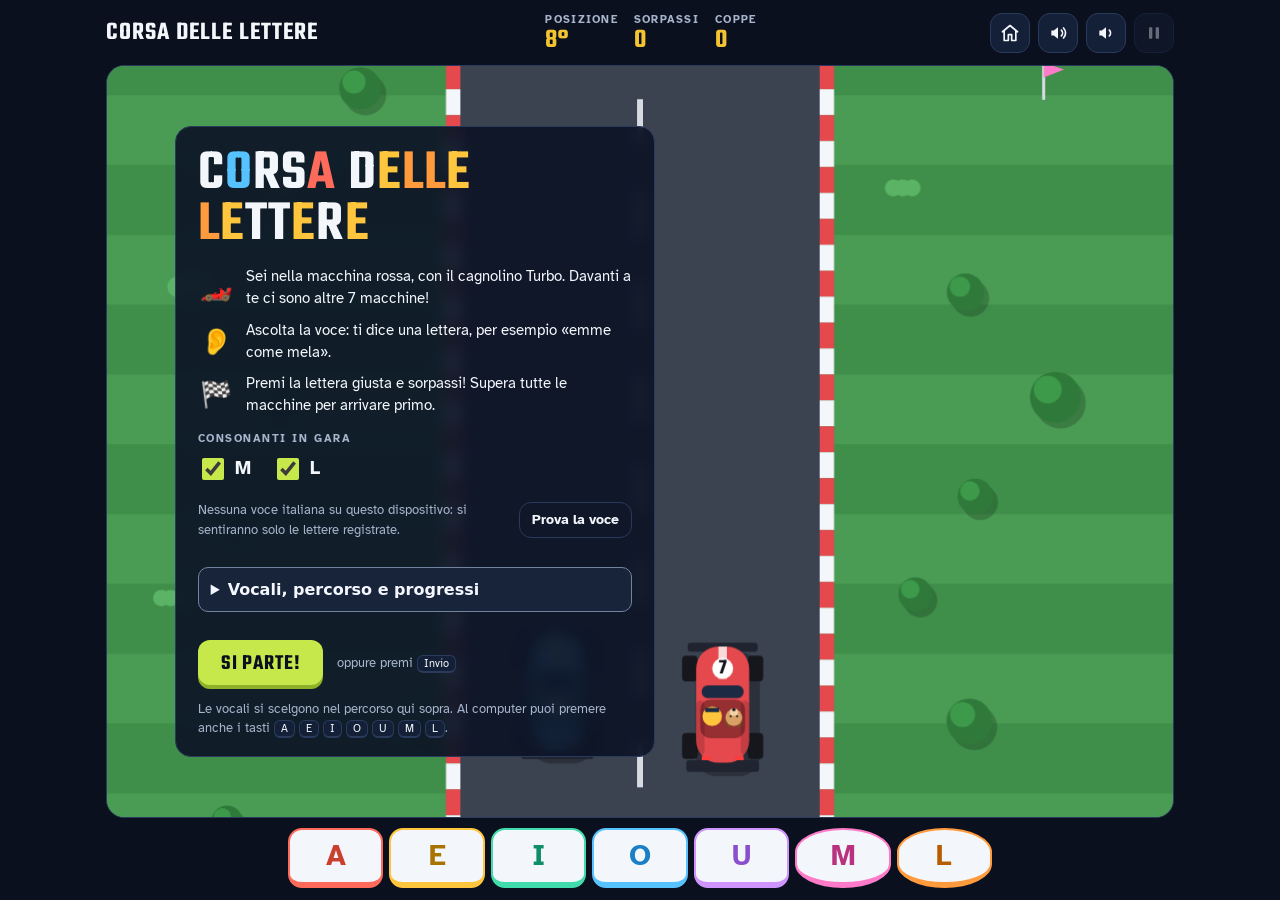
<file: games/corsa-delle-lettere.html>
<!doctype html>
<html lang="it">
<meta charset="utf-8">
<meta name="viewport" content="width=device-width, initial-scale=1, viewport-fit=cover">
<title>Corsa delle Lettere</title>
<meta name="claude:viewport-fit-sides" content="cover">
<link rel="preconnect" href="https://fonts.googleapis.com">
<link rel="preconnect" href="https://fonts.gstatic.com" crossorigin>
<link rel="stylesheet" href="https://fonts.googleapis.com/css2?family=Atkinson+Hyperlegible:wght@400;700&family=Teko:wght@500;600&display=swap">
<link rel="stylesheet" href="learning.css?v=20261025-come-2">
<script src="learning.js?v=20261025-come-2"></script>
<style>
/* Layout: the race track seen from above — status strip, the road with our car and the rival ahead, seven letter buttons below */
:root {
  color-scheme: dark;
  --bg: #0a101e;
  --panel: #142037;
  --card: rgba(12, 20, 38, 0.92);
  --dim: rgba(6, 10, 20, 0.45);
  --line: #2a3a5c;
  --ink: #f3f6fb;
  --ink-dim: #a7b4cc;
  --lime: #c6e84a;
  --lime-dark: #8fb12a;
  --gold: #f4c430;
  --danger: #ff5c5c;
  --v-a: #ff6b5b;
  --v-e: #ffc53d;
  --v-i: #41dcab;
  --v-o: #56c3ff;
  --v-u: #cf95ff;
  --v-m: #ff7ac8;
  --v-l: #ff9b3d;
  --vi-a: #c9402f;
  --vi-e: #a87400;
  --vi-i: #0f8f68;
  --vi-o: #1a7fc4;
  --vi-u: #8a4fcc;
  --vi-m: #b8327f;
  --vi-l: #b85c00;
  --font-display: "Teko", "Arial Narrow", Impact, sans-serif;
  --font-body: "Atkinson Hyperlegible", "Segoe UI", system-ui, -apple-system, sans-serif;
}
[hidden] { display: none !important; }
html { height: 100%; box-sizing: border-box; }
*, *::before, *::after { box-sizing: inherit; }
body {
  height: 100%;
  margin: 0;
  overflow: hidden;
  background: var(--bg);
  color: var(--ink);
  font-family: var(--font-body);
  font-size: 15px;
  line-height: 1.45;
}
button { font: inherit; }
:focus-visible { outline: 3px solid var(--gold); outline-offset: 2px; }

.app {
  height: 100%;
  max-width: 1100px;
  margin: 0 auto;
  display: flex;
  flex-direction: column;
  gap: 10px;
  overflow-y: auto;
  padding-block: 12px;
  padding-left: max(16px, env(safe-area-inset-left, 0px));
  padding-right: max(16px, env(safe-area-inset-right, 0px));
}

/* ---------- cruscotto ---------- */
.hud { display: flex; align-items: center; justify-content: space-between; flex-wrap: wrap; gap: 10px 18px; }
.brand {
  margin: 0;
  font-family: var(--font-display);
  font-weight: 600;
  font-size: 1.6rem;
  line-height: 1;
  letter-spacing: 0.04em;
  text-transform: uppercase;
}
.stats { display: flex; gap: 16px; margin: 0; }
.stats div { display: flex; flex-direction: column; min-width: 3rem; }
.stats dt { font-size: 0.66rem; font-weight: 700; text-transform: uppercase; letter-spacing: 0.12em; color: var(--ink-dim); }
.stats dd {
  margin: 0;
  font-family: var(--font-display);
  font-weight: 600;
  font-size: 1.7rem;
  line-height: 1;
  color: var(--gold);
  font-variant-numeric: tabular-nums;
}
.tools { display: flex; gap: 8px; }
.tool {
  width: 40px;
  height: 40px;
  display: grid;
  place-items: center;
  border-radius: 12px;
  border: 1px solid var(--line);
  background: var(--panel);
  color: var(--ink);
  cursor: pointer;
}
.tool:hover:not(:disabled) { border-color: var(--ink-dim); }
.tool:disabled { opacity: 0.4; cursor: default; }
.home-link { text-decoration: none; flex-shrink: 0; }
.home-link:focus-visible { outline: 3px solid currentColor; outline-offset: 3px; }
.tool svg { width: 20px; height: 20px; }

/* ---------- pista ---------- */
.stage {
  position: relative;
  flex: 1 1 auto;
  min-height: 320px;
  border-radius: 18px;
  overflow: hidden;
  border: 1px solid var(--line);
  background: #3f8f4a;
}
canvas { position: absolute; inset: 0; width: 100%; height: 100%; display: block; touch-action: none; }
.overlay { position: absolute; inset: 0; display: grid; overflow: auto; padding: 16px; }
.overlay.dimmed { background: var(--dim); }
.card {
  margin: auto;
  width: 100%;
  max-width: 30rem;
  display: flex;
  flex-direction: column;
  gap: 14px;
  padding: 22px 22px 18px;
  border-radius: 16px;
  border: 1px solid var(--line);
  background: var(--card);
  -webkit-backdrop-filter: blur(8px);
  backdrop-filter: blur(8px);
}
#ov-menu .card { margin: auto 0; margin-inline-start: clamp(0px, 5%, 56px); }
#ov-summary .card { margin: 0 auto auto; }
.card h2 { margin: 0; text-wrap: balance; }
.card p { margin: 0; }
.title {
  font-family: var(--font-display);
  font-weight: 600;
  font-size: clamp(2.4rem, 7vw, 3.6rem);
  line-height: 0.9;
  letter-spacing: 0.02em;
  text-transform: uppercase;
}
.title b { font-weight: 600; color: var(--c); }
.how { list-style: none; margin: 0; padding: 0; display: grid; gap: 10px; }
.how li { display: grid; grid-template-columns: 36px 1fr; gap: 12px; align-items: center; }
.how p { max-width: 46ch; }
.glyph { width: 36px; height: 36px; display: grid; place-items: center; font-size: 26px; line-height: 1; }
.consonants { border: 0; margin: 0; padding: 0; min-width: 0; }
.consonants legend {
  padding: 0;
  margin-bottom: 8px;
  font-size: 0.68rem;
  font-weight: 700;
  text-transform: uppercase;
  letter-spacing: 0.14em;
  color: var(--ink-dim);
}
.consonants label { display: inline-flex; align-items: center; gap: 8px; margin-right: 18px; font-weight: 700; font-size: 1.2rem; }
.consonants input { width: 22px; height: 22px; accent-color: var(--lime); }
.voice-row { display: flex; flex-wrap: wrap; align-items: center; gap: 8px 12px; }
.voice-row .fine { flex: 1 1 12rem; min-width: 0; }
.actions { display: flex; flex-wrap: wrap; align-items: center; gap: 10px 14px; }
.btn {
  padding: 11px 20px;
  border-radius: 12px;
  border: 1px solid transparent;
  font-weight: 700;
  cursor: pointer;
  transition: transform 0.08s;
}
.btn.small { padding: 7px 12px; font-size: 0.85rem; }
.btn.primary {
  background: var(--lime);
  color: var(--bg);
  font-family: var(--font-display);
  font-weight: 600;
  font-size: 1.35rem;
  line-height: 1;
  padding: 12px 22px 9px;
  text-transform: uppercase;
  letter-spacing: 0.04em;
  box-shadow: 0 4px 0 var(--lime-dark);
}
.btn.primary:hover { transform: translateY(-1px); }
.btn.primary:active { transform: translateY(3px); box-shadow: 0 1px 0 var(--lime-dark); }
.btn.ghost { background: transparent; color: var(--ink); border-color: var(--line); }
.btn.ghost:hover { border-color: var(--ink-dim); }
.hint, .fine { color: var(--ink-dim); font-size: 0.84rem; }
kbd {
  font-family: var(--font-body);
  font-size: 0.8em;
  padding: 1px 6px;
  border-radius: 6px;
  border: 1px solid var(--line);
  border-bottom-width: 2px;
  background: var(--panel);
  color: var(--ink);
}
.eyebrow { font-size: 0.7rem; font-weight: 700; text-transform: uppercase; letter-spacing: 0.16em; color: var(--ink-dim); }
.card h2.plain {
  font-family: var(--font-display);
  font-weight: 600;
  font-size: 2.4rem;
  line-height: 0.95;
  text-transform: uppercase;
  color: var(--gold);
}
.stars { font-size: 2rem; letter-spacing: 0.1em; color: var(--gold); }
.stars .off { color: var(--line); }
.tally { list-style: none; margin: 0; padding: 0; display: grid; grid-template-columns: repeat(auto-fit, minmax(3.4rem, 1fr)); gap: 6px; }
.tally li {
  display: flex;
  flex-direction: column;
  align-items: center;
  gap: 2px;
  padding: 8px 2px;
  border-radius: 10px;
  border: 1px solid var(--line);
  min-width: 0;
}
.tally b { font-weight: 700; font-size: 1.35rem; color: var(--c); }
.tally span { font-size: 0.74rem; color: var(--ink-dim); }

/* ---------- i pulsanti con le lettere ---------- */
.pad {
  width: 100%;
  max-width: 44rem;
  margin: 0 auto;
  display: flex;
  gap: 6px;
  user-select: none;
  -webkit-user-select: none;
  -webkit-touch-callout: none;
}
.key {
  flex: 1 1 0;
  min-width: 0;
  height: 60px;
  border-radius: 14px;
  border: 2px solid var(--c);
  border-bottom-width: 6px;
  background: var(--ink);
  color: var(--ci);
  font-family: var(--font-body);
  font-weight: 700;
  font-size: 1.8rem;
  line-height: 1;
  cursor: pointer;
  touch-action: manipulation;
  -webkit-tap-highlight-color: transparent;
  transition: transform 0.08s, background-color 0.12s;
}
.key:hover { transform: translateY(-1px); }
.key.ok { background: var(--c); color: var(--bg); transform: translateY(3px); }
.key.bad { border-color: var(--danger); animation: nudge 0.25s; }
.key.cons { border-radius: 50% / 40%; }
@keyframes nudge { 25% { transform: translateX(-4px); } 75% { transform: translateX(4px); } }

@media (max-width: 560px) {
  .brand { display: none; }
  .stats { gap: 12px; }
  .stats div { min-width: 0; }
  .card { padding: 18px 16px 16px; gap: 12px; }
  .key { height: 54px; font-size: 1.55rem; border-radius: 11px; }
  .pad { gap: 4px; }
}
@media (prefers-reduced-motion: reduce) {
  .btn, .key { transition: none; }
  .key.bad { animation: none; }
}
</style>

<div class="app">
  <header class="hud">
    <h1 class="brand">Corsa delle Lettere</h1>
    <dl class="stats">
      <div><dt>Posizione</dt><dd id="s-pos">8°</dd></div>
      <div><dt>Sorpassi</dt><dd id="s-pass">0</dd></div>
      <div><dt>Coppe</dt><dd id="s-cups">0</dd></div>
    </dl>
    <div class="tools">
      <a class="tool home-link" href="../index.html?v=20261025-come-2" aria-label="Tutti i giochi" title="Tutti i giochi"><svg viewBox="0 0 24 24" aria-hidden="true"><path d="M3 10.5 12 3l9 7.5M5 9v12h5v-7h4v7h5V9" fill="none" stroke="currentColor" stroke-width="2" stroke-linecap="round" stroke-linejoin="round"/></svg></a>
      <button class="tool" id="btn-repeat" type="button" aria-label="Ripeti la voce" title="Ripeti (Invio)">
        <svg viewBox="0 0 24 24" aria-hidden="true"><path d="M4 9h3l5-4v14l-5-4H4z" fill="currentColor"/><path d="M16 8.5a5 5 0 0 1 0 7M18.6 6a8.6 8.6 0 0 1 0 12" fill="none" stroke="currentColor" stroke-width="2" stroke-linecap="round"/></svg>
      </button>
      <button class="tool" id="btn-sound" type="button" aria-pressed="true" aria-label="Disattiva audio" title="Audio acceso">
        <svg id="ic-sound-on" viewBox="0 0 24 24" aria-hidden="true"><path d="M4 9h3l5-4v14l-5-4H4z" fill="currentColor"/><path d="M16 8.5a5 5 0 0 1 0 7" fill="none" stroke="currentColor" stroke-width="2" stroke-linecap="round"/></svg>
        <svg id="ic-sound-off" viewBox="0 0 24 24" aria-hidden="true" hidden><path d="M4 9h3l5-4v14l-5-4H4z" fill="currentColor"/><path d="M16 9.5l5 5M21 9.5l-5 5" fill="none" stroke="currentColor" stroke-width="2" stroke-linecap="round"/></svg>
      </button>
      <button class="tool" id="btn-pause" type="button" aria-label="Pausa" title="Pausa (Spazio)" disabled>
        <svg id="ic-pause" viewBox="0 0 24 24" aria-hidden="true"><rect x="6" y="5" width="4" height="14" rx="1" fill="currentColor"/><rect x="14" y="5" width="4" height="14" rx="1" fill="currentColor"/></svg>
        <svg id="ic-play" viewBox="0 0 24 24" aria-hidden="true" hidden><path d="M7 5l12 7-12 7z" fill="currentColor"/></svg>
      </button>
    </div>
  </header>

  <main class="stage" id="stage">
    <canvas id="game" aria-label="Una pista vista dall'alto: la macchina rossa con il cagnolino Turbo sorpassa le altre quando scegli la lettera giusta"></canvas>

    <section class="overlay" id="ov-menu" aria-labelledby="menu-title">
      <div class="card">
        <h2 class="title" id="menu-title" aria-label="Corsa delle Lettere">C<b style="--c:var(--v-o)">O</b>RS<b style="--c:var(--v-a)">A</b> D<b style="--c:var(--v-e)">E</b><b style="--c:var(--v-l)">L</b><b style="--c:var(--v-l)">L</b><b style="--c:var(--v-e)">E</b> <b style="--c:var(--v-l)">L</b><b style="--c:var(--v-e)">E</b>TT<b style="--c:var(--v-e)">E</b>R<b style="--c:var(--v-e)">E</b></h2>
        <ul class="how">
          <li><span class="glyph" aria-hidden="true">🏎️</span><p>Sei nella macchina rossa, con il cagnolino Turbo. Davanti a te ci sono altre 7 macchine!</p></li>
          <li><span class="glyph" aria-hidden="true">👂</span><p>Ascolta la voce: ti dice una lettera, per esempio «emme come mela».</p></li>
          <li><span class="glyph" aria-hidden="true">🏁</span><p>Premi la lettera giusta e sorpassi! Supera tutte le macchine per arrivare primo.</p></li>
        </ul>
        <fieldset class="consonants">
          <legend>Consonanti in gara</legend>
          <label><input type="checkbox" id="opt-m" checked> M</label>
          <label><input type="checkbox" id="opt-l" checked> L</label>
        </fieldset>
        <div class="voice-row">
          <p class="fine" id="voice-name">Cerco una voce italiana…</p>
          <button class="btn ghost small" id="btn-voice" type="button">Prova la voce</button>
        </div>
        <div class="actions">
          <button class="btn primary" id="btn-start" type="button">Si parte!</button>
          <span class="hint">oppure premi <kbd>Invio</kbd></span>
        </div>
        <p class="fine" id="menu-note" hidden></p>
        <p class="fine">Le vocali si scelgono nel percorso qui sopra. Al computer puoi premere anche i tasti <kbd>A</kbd> <kbd>E</kbd> <kbd>I</kbd> <kbd>O</kbd> <kbd>U</kbd> <kbd>M</kbd> <kbd>L</kbd>.</p>
      </div>
    </section>

    <section class="overlay dimmed" id="ov-pause" aria-labelledby="pause-title" hidden>
      <div class="card">
        <p class="eyebrow">Pausa</p>
        <h2 class="plain" id="pause-title">Ai box</h2>
        <p>Le macchine si fermano e aspettano che tu torni in pista.</p>
        <div class="actions">
          <button class="btn primary" id="btn-resume" type="button">Riparti</button>
          <button class="btn ghost" id="btn-quit" type="button">Menu</button>
        </div>
        <p class="hint">Premi <kbd>Spazio</kbd> per ripartire.</p>
      </div>
    </section>

    <section class="overlay" id="ov-summary" aria-labelledby="sum-title" hidden>
      <div class="card">
        <p class="eyebrow">Bandiera a scacchi</p>
        <h2 class="plain" id="sum-title">Sei arrivato primo!</h2>
        <p class="stars" id="sum-stars" aria-label="Stelle"></p>
        <p id="sum-text"></p>
        <ul class="tally" id="sum-tally" aria-label="Sorpassi per lettera"></ul>
        <p id="sum-tip"></p>
        <div class="actions">
          <button class="btn primary" id="btn-next" type="button">Un'altra corsa</button>
          <button class="btn ghost" id="btn-menu" type="button">Menu</button>
        </div>
        <p class="hint"><kbd>Invio</kbd> per correre ancora</p>
      </div>
    </section>
  </main>

  <nav class="pad" aria-label="Le lettere">
    <button class="key" type="button" tabindex="-1" data-v="A" style="--c:var(--v-a);--ci:var(--vi-a)" aria-label="Lettera A">A</button>
    <button class="key" type="button" tabindex="-1" data-v="E" style="--c:var(--v-e);--ci:var(--vi-e)" aria-label="Lettera E">E</button>
    <button class="key" type="button" tabindex="-1" data-v="I" style="--c:var(--v-i);--ci:var(--vi-i)" aria-label="Lettera I">I</button>
    <button class="key" type="button" tabindex="-1" data-v="O" style="--c:var(--v-o);--ci:var(--vi-o)" aria-label="Lettera O">O</button>
    <button class="key" type="button" tabindex="-1" data-v="U" style="--c:var(--v-u);--ci:var(--vi-u)" aria-label="Lettera U">U</button>
    <button class="key cons" type="button" tabindex="-1" data-v="M" style="--c:var(--v-m);--ci:var(--vi-m)" aria-label="Lettera M">M</button>
    <button class="key cons" type="button" tabindex="-1" data-v="L" style="--c:var(--v-l);--ci:var(--vi-l)" aria-label="Lettera L">L</button>
  </nav>
</div>
<script>
(() => {
  'use strict';
  const TAU = Math.PI * 2;
  const VOWELS = ['A', 'E', 'I', 'O', 'U'];
  const CONSONANTS = ['M', 'L'];
  const ALL = [...VOWELS, ...CONSONANTS];
  const RIVALS = 7; // si parte ottavi: sette sorpassi per vincere
  const CHALLENGE_TIME = 8; // solo nella Sfida: poi una macchina ci sorpassa
  const PLAY_PHASES = ['start', 'approach', 'ask', 'pass', 'slip', 'lost', 'finish'];
  const DISPLAY = 'Teko, "Arial Narrow", Impact, sans-serif';
  const STORE_KEY = 'corsa-delle-lettere';
  const reduceMotion = !!(window.matchMedia && matchMedia('(prefers-reduced-motion: reduce)').matches);
  const RIVAL_CARS = [
    { body: '#56c3ff', helmet: '#ffffff' }, { body: '#ffc53d', helmet: '#1f2430' }, { body: '#cf95ff', helmet: '#ffc53d' },
    { body: '#41dcab', helmet: '#ff7ac8' }, { body: '#ff9b3d', helmet: '#56c3ff' }, { body: '#f3f6fb', helmet: '#e5484d' },
    { body: '#7a8cff', helmet: '#c6e84a' },
  ];
  const OUR_CAR = { body: '#e5484d', helmet: '#ffc53d' };
  // Registrazioni con la stessa voce italiana delle vocali: «emme come mela», «elle come luna».
  const CONSONANT_CLIPS = { M: '[data-uri]', L: '[data-uri]' };
  const CONSONANT_TEXT = { M: 'emme come mela', L: 'elle come luna' };

  const $ = (id) => document.getElementById(id);
  const stage = $('stage');
  const canvas = $('game');
  const ctx = canvas.getContext('2d');
  const css = getComputedStyle(document.documentElement);
  const tok = (name, fallback) => css.getPropertyValue(name).trim() || fallback;
  const originalColors = {
    A: tok('--v-a', '#ff6b5b'), E: tok('--v-e', '#ffc53d'), I: tok('--v-i', '#41dcab'),
    O: tok('--v-o', '#56c3ff'), U: tok('--v-u', '#cf95ff'), M: tok('--v-m', '#ff7ac8'), L: tok('--v-l', '#ff9b3d'),
  };
  const COLOR = {};
  ALL.forEach(v => { Object.defineProperty(COLOR, v, { get: () => Learning.settings.neutral ? '#a9d7ff' : originalColors[v], enumerable: true }); });
  const C = { bg: tok('--bg', '#0a101e'), ink: tok('--ink', '#f3f6fb'), gold: tok('--gold', '#f4c430'), danger: tok('--danger', '#ff5c5c'), lime: tok('--lime', '#c6e84a') };
  const overlays = { menu: $('ov-menu'), pause: $('ov-pause'), summary: $('ov-summary') };
  const btnPause = $('btn-pause');
  const btnSound = $('btn-sound');
  const keyEls = {};
  document.querySelectorAll('.key').forEach((el) => { keyEls[el.dataset.v] = el; });

  const clamp = (v, a, b) => Math.min(b, Math.max(a, v));
  const lerp = (a, b, t) => a + (b - a) * t;
  const smooth = (t) => { t = clamp(t, 0, 1); return t * t * (3 - 2 * t); };
  const easeOutBack = (t) => 1 + 2.6 * Math.pow(t - 1, 3) + 1.6 * Math.pow(t - 1, 2);

  // ---------- dati salvati sul dispositivo ----------
  function loadData() {
    const base = { muted: false, cups: 0, best: 0, consonants: { M: true, L: true } };
    try {
      const raw = localStorage.getItem(STORE_KEY);
      if (raw) return { ...base, ...JSON.parse(raw) };
    } catch (e) { /* storage non disponibile */ }
    return base;
  }
  let data = loadData();
  function saveData() {
    try { localStorage.setItem(STORE_KEY, JSON.stringify(data)); } catch (e) { /* ignora */ }
  }
  // Le lettere in gara: le vocali scelte nel percorso più le consonanti attive in questo gioco.
  function letters() {
    return [...Learning.active(), ...CONSONANTS.filter(c => data.consonants[c])];
  }
  const letterText = v => CONSONANT_TEXT[v] || Learning.exampleText(v);
  function letterOf(text) {
    const vowel = Learning.vowelOf(text);
    if (vowel) return vowel;
    const upper = String(text).trim().toUpperCase();
    return CONSONANTS.find(c => upper === c || upper === CONSONANT_TEXT[c].toUpperCase()) || '';
  }

  // ---------- audio ----------
  let actx = null;
  let master = null;
  let voiceOut = null;
  let muted = false;
  function ensureAudio() {
    if (!actx) {
      try {
        const AC = window.AudioContext || window.webkitAudioContext;
        actx = new AC();
        master = actx.createGain();
        master.gain.value = Learning.settings.effects ? 0.55 : 0;
        master.connect(actx.destination);
        voiceOut = actx.createGain();
        voiceOut.gain.value = 1;
        voiceOut.connect(actx.destination);
        loadClips();
      } catch (e) { actx = null; return; }
    }
    if (actx.state === 'suspended') actx.resume().catch(() => {});
  }
  function tone(freq, { type = 'sine', dur = 0.15, vol = 0.25, slide = 0, delay = 0 } = {}) {
    if (!actx || muted) return;
    const t0 = actx.currentTime + delay;
    const o = actx.createOscillator();
    const g = actx.createGain();
    o.type = type;
    o.frequency.setValueAtTime(freq, t0);
    if (slide) o.frequency.exponentialRampToValueAtTime(Math.max(20, slide), t0 + dur);
    g.gain.setValueAtTime(0.0001, t0);
    g.gain.exponentialRampToValueAtTime(vol, t0 + 0.012);
    g.gain.exponentialRampToValueAtTime(0.0001, t0 + dur);
    o.connect(g);
    g.connect(master);
    o.start(t0);
    o.stop(t0 + dur + 0.02);
  }
  function noise({ dur = 0.3, freq = 1000, q = 0.8, vol = 0.3, attack = 0.01, delay = 0, type = 'bandpass' } = {}) {
    if (!actx || muted) return;
    const t0 = actx.currentTime + delay;
    const len = Math.floor(actx.sampleRate * dur);
    const buf = actx.createBuffer(1, len, actx.sampleRate);
    const d = buf.getChannelData(0);
    for (let i = 0; i < len; i++) d[i] = Math.random() * 2 - 1;
    const src = actx.createBufferSource();
    src.buffer = buf;
    const f = actx.createBiquadFilter();
    f.type = type;
    f.frequency.value = freq;
    f.Q.value = q;
    const g = actx.createGain();
    g.gain.setValueAtTime(0.0001, t0);
    g.gain.exponentialRampToValueAtTime(vol, t0 + attack);
    g.gain.exponentialRampToValueAtTime(0.0001, t0 + dur);
    src.connect(f);
    f.connect(g);
    g.connect(master);
    src.start(t0);
  }
  // motore: dente di sega filtrato che sale di giri
  function engine(from, to, dur, vol = 0.12, delay = 0) {
    if (!actx || muted) return;
    const t0 = actx.currentTime + delay;
    const o = actx.createOscillator();
    const f = actx.createBiquadFilter();
    const g = actx.createGain();
    o.type = 'sawtooth';
    o.frequency.setValueAtTime(from, t0);
    o.frequency.exponentialRampToValueAtTime(to, t0 + dur * 0.7);
    o.frequency.exponentialRampToValueAtTime(to * 0.8, t0 + dur);
    f.type = 'lowpass';
    f.frequency.value = 900;
    g.gain.setValueAtTime(0.0001, t0);
    g.gain.exponentialRampToValueAtTime(vol, t0 + 0.08);
    g.gain.setValueAtTime(vol, t0 + dur * 0.7);
    g.gain.exponentialRampToValueAtTime(0.0001, t0 + dur);
    o.connect(f);
    f.connect(g);
    g.connect(master);
    o.start(t0);
    o.stop(t0 + dur + 0.02);
  }
  // ---------- il verso di Turbo, sintetizzato con i formanti delle vocali ----------
  const GRIT = (() => {
    const c = new Float32Array(256);
    for (let i = 0; i < 256; i++) c[i] = Math.tanh((i / 128 - 1) * 3);
    return c;
  })();
  function formant(input, output, t0, path, q, gain) {
    const f = actx.createBiquadFilter();
    f.type = 'bandpass';
    f.Q.value = q;
    f.frequency.setValueAtTime(path[0][1], t0);
    for (const [t, v] of path.slice(1)) f.frequency.linearRampToValueAtTime(v, t0 + t);
    const g = actx.createGain();
    g.gain.value = gain;
    input.connect(f);
    f.connect(g);
    g.connect(output);
  }
  const sfx = {
    vroom() { engine(70, 240, 1.4, 0.13); noise({ dur: 0.9, freq: 700, q: 0.7, vol: 0.08, attack: 0.3 }); },
    honk() { tone(392, { type: 'square', dur: 0.14, vol: 0.06 }); tone(392, { type: 'square', dur: 0.2, vol: 0.06, delay: 0.2 }); },
    sputter() { [0, 0.13, 0.3].forEach((d) => noise({ dur: 0.1, freq: 300, q: 1, vol: 0.25, delay: d, type: 'lowpass' })); },
    whoosh() { noise({ dur: 0.7, freq: 1200, q: 1.3, vol: 0.14, attack: 0.3 }); engine(140, 200, 0.8, 0.07); },
    beep(high) { tone(high ? 1046.5 : 659.25, { type: 'square', dur: high ? 0.45 : 0.16, vol: 0.06 }); },
    tick() { tone(1200, { type: 'square', dur: 0.04, vol: 0.04 }); },
    cheer() {
      noise({ dur: 2.2, freq: 900, q: 0.5, vol: 0.4, attack: 0.35 });
      noise({ dur: 1.8, freq: 1800, q: 0.7, vol: 0.18, attack: 0.4, delay: 0.1 });
    },
    fanfare() { [523.25, 659.25, 783.99, 1046.5].forEach((f, i) => tone(f, { type: 'triangle', dur: 0.18, vol: 0.16, delay: i * 0.1 })); },
    // "bau": voce ruvida che sale e poi scende, con la bocca che passa dalla A alla U
    bark(delay = 0, pitch = 1) {
      if (!actx || muted) return;
      const t0 = actx.currentTime + delay;
      const dur = 0.22;
      const src = actx.createOscillator();
      src.type = 'sawtooth';
      src.frequency.setValueAtTime(320 * pitch, t0);
      src.frequency.linearRampToValueAtTime(560 * pitch, t0 + 0.04);
      src.frequency.exponentialRampToValueAtTime(230 * pitch, t0 + dur);
      const rough = actx.createOscillator();
      const roughGain = actx.createGain();
      rough.frequency.value = 60;
      roughGain.gain.value = 30 * pitch;
      rough.connect(roughGain);
      roughGain.connect(src.frequency);
      const shaper = actx.createWaveShaper();
      shaper.curve = GRIT;
      const env = actx.createGain();
      env.gain.setValueAtTime(0.0001, t0);
      env.gain.exponentialRampToValueAtTime(1, t0 + 0.012);
      env.gain.setValueAtTime(1, t0 + 0.07);
      env.gain.exponentialRampToValueAtTime(0.0001, t0 + dur);
      src.connect(shaper);
      formant(shaper, env, t0, [[0, 800], [dur, 450]], 5, 2.2);
      formant(shaper, env, t0, [[0, 1300], [dur, 800]], 7, 1.4);
      formant(shaper, env, t0, [[0, 2600], [dur, 2400]], 9, 0.5);
      env.connect(master);
      src.start(t0);
      rough.start(t0);
      src.stop(t0 + dur + 0.02);
      rough.stop(t0 + dur + 0.02);
    },
  };

  // ---------- voce ----------
  // La voce del dispositivo è solo italiana; le lettere da sole sono registrazioni, chiare ovunque.
  const synth = window.speechSynthesis || null;
  let voice = null;
  let voiceSearchDone = !synth;
  let speechUnlocked = false;
  function voiceScore(v) {
    if (!/^it([-_]|$)/i.test(v.lang || '')) return -1;
    let s = 1;
    if (/natural|neural|premium|enhanced|online|google/i.test(v.name)) s += 3;
    if (/^it[-_]it$/i.test(v.lang)) s += 1;
    return s;
  }
  function pickVoice() {
    if (!synth) return;
    try {
      let best = null, bestScore = -1;
      for (const v of synth.getVoices()) {
        const s = voiceScore(v);
        if (s > bestScore) { best = v; bestScore = s; }
      }
      voice = best;
    } catch (e) { voice = null; }
    showVoiceInfo();
  }
  function showVoiceInfo() {
    const el = $('voice-name');
    if (voice) el.textContent = `Voce: ${voice.name.replace(/^Microsoft\s+/i, '').replace(/\s+-\s+.*$/, '')}`;
    else if (!voiceSearchDone) el.textContent = 'Cerco una voce italiana…';
    else el.textContent = 'Nessuna voce italiana su questo dispositivo: si sentiranno solo le lettere registrate.';
  }
  function findVoices() {
    if (!synth) { showVoiceInfo(); return; }
    pickVoice();
    try {
      synth.addEventListener('voiceschanged', () => { voiceSearchDone = true; pickVoice(); });
    } catch (e) { /* ignora */ }
    // alcuni browser (Safari) non segnalano quando le voci sono pronte
    let tries = 0;
    const poll = setInterval(() => {
      tries++;
      pickVoice();
      if (voice || tries >= 12) {
        voiceSearchDone = true;
        showVoiceInfo();
        clearInterval(poll);
      }
    }, 250);
  }
  function unlockSpeech() {
    // iPhone e iPad fanno parlare la pagina solo dopo un primo messaggio partito da un tocco
    if (speechUnlocked || !synth) return;
    speechUnlocked = true;
    try {
      const u = new SpeechSynthesisUtterance(' ');
      u.volume = 0;
      synth.speak(u);
    } catch (e) { /* ignora */ }
  }
  // Audio condiviso delle vocali (A come ape…) più le due consonanti di questo gioco.
  const VOWEL_CLIPS = { ...Learning.exampleClips, ...CONSONANT_CLIPS };
  const clipBuffers = {};
  let clipsReady = Promise.resolve();
  let clipsLoading = false;
  let clipSource = null;
  let voiceRun = 0;
  let voiceChain = Promise.resolve();
  function loadClips() {
    if (clipsLoading || !actx) return;
    clipsLoading = true;
    clipsReady = Promise.all(Object.entries(VOWEL_CLIPS).map(async ([v, url]) => {
      try {
        const bin = atob(url.split(',')[1]);
        const bytes = Uint8Array.from(bin, c => c.charCodeAt(0));
        clipBuffers[v] = await actx.decodeAudioData(bytes.buffer);
      } catch (e) { /* La sintesi del dispositivo resta disponibile come riserva. */ }
    }));
  }
  function playClip(v) {
    return new Promise((resolve) => {
      const buf = clipBuffers[v];
      if (!actx || !buf) { resolve(); return; }
      const src = actx.createBufferSource();
      src.buffer = buf;
      src.connect(voiceOut);
      src.onended = () => { if (clipSource === src) clipSource = null; resolve(); };
      clipSource = src;
      src.start();
    });
  }
  function sayText(text, rate) {
    return new Promise((resolve) => {
      if (!synth || !voice) { resolve(); return; }
      let done = false;
      const finish = () => { if (!done) { done = true; resolve(); } };
      try {
        const u = new SpeechSynthesisUtterance(text);
        u.voice = voice;
        u.lang = voice.lang;
        u.rate = rate;
        u.pitch = 1;
        u.onend = finish;
        u.onerror = finish;
        synth.speak(u);
        setTimeout(finish, 1500 + text.length * 130); // a volte la fine della frase non viene segnalata
      } catch (e) { finish(); }
    });
  }
  function stopVoice() {
    voiceRun++;
    voiceChain = Promise.resolve();
    if (synth) { synth.cancel(); }
    if (clipSource) {
      try { clipSource.stop(); } catch (e) { /* già finita */ }
      clipSource = null;
    }
  }
  // Dice le frasi una dopo l'altra: le lettere sono registrazioni, il resto lo legge la voce del dispositivo
  function speakSeq(parts, interrupt = true) {
    if (muted) return false;
    if (!(synth && voice) && !parts.some(p => VOWEL_CLIPS[letterOf(p)])) return false;
    if (interrupt) stopVoice();
    const run = voiceRun;
    voiceChain = voiceChain.then(async () => {
      await clipsReady;
      for (const part of parts) {
        if (run !== voiceRun) return;
        const v = letterOf(part);
        if (v && clipBuffers[v]) await playClip(v);
        else await sayText(v ? letterText(v) : part, 0.85);
      }
    });
    return true;
  }
  function testVoice() {
    ensureAudio();
    unlockSpeech();
    if (muted) setMuted(false);
    if (!speakSeq(['Ciao pilota! Cerca la lettera', 'M'])) sfx.fanfare();
  }

  // ---------- stato ----------
  let W = 0, H = 0, dpr = 1;
  const road = { x: 0, w: 300, left: 0, right: 0, carW: 50, carH: 95, ourY: 0, rivalY: 0 };
  let scenery = [];
  let phase = 'menu'; // menu | start | approach | ask | pass | slip | lost | finish | summary
  let paused = false;
  let phaseT = 0, clock = 0;
  let race = null, round = null;
  let banner = null;
  let scroll = 0, speed = 0;
  let parts = [], smoke = [];
  let lastVowel = null;
  let dogJumpAt = -9;
  function freshCount() {
    const s = {};
    ALL.forEach((v) => { s[v] = 0; });
    return s;
  }

  // ---------- geometria ----------
  function geometry() {
    road.w = clamp(W * 0.52, 200, 360);
    road.x = (W - road.w) / 2;
    road.left = road.x + road.w * 0.27;
    road.right = road.x + road.w * 0.73;
    road.carW = clamp(road.w * 0.21, 40, 70);
    road.carH = clamp(road.carW * 1.85, 70, Math.max(70, H * 0.24));
    road.ourY = H - road.carH * 0.85;
    road.rivalY = Math.max(road.carH * 0.75, road.ourY - road.carH * 1.9);
    scenery = [];
    const span = H + 200;
    for (let side = -1; side <= 1; side += 2) {
      for (let i = 0; i < 9; i++) {
        const margin = side < 0 ? road.x : W - road.x - road.w;
        if (margin < 40) continue;
        const dist = 26 + Math.random() * Math.max(10, margin - 60);
        scenery.push({
          side, x: side < 0 ? road.x - dist : road.x + road.w + dist,
          y: (i / 9) * span + Math.random() * 40, r: 14 + Math.random() * 12,
          kind: Math.random() < 0.7 ? 'tree' : Math.random() < 0.5 ? 'bush' : 'flag',
          col: ['#e5484d', '#ffc53d', '#56c3ff', '#ff7ac8'][(Math.random() * 4) | 0],
        });
      }
    }
  }
  function resize() {
    const r = stage.getBoundingClientRect();
    W = Math.max(1, Math.round(r.width));
    H = Math.max(1, Math.round(r.height));
    dpr = Math.min(window.devicePixelRatio || 1, 2);
    canvas.width = Math.round(W * dpr);
    canvas.height = Math.round(H * dpr);
    geometry();
  }
  Learning.setVoice(text => { ensureAudio(); unlockSpeech(); speakSeq([text]); });

  // ---------- corsa ----------
  // le lettere uscite meno volte hanno la precedenza, e mai la stessa due volte di fila
  const pickCounts = new Map();
  function pickLetter(last) {
    const list = letters();
    const key = list.join('');
    if (!pickCounts.has(key)) pickCounts.set(key, Object.fromEntries(list.map(v => [v, 0])));
    const counts = pickCounts.get(key);
    const min = Math.min(...list.map(v => counts[v]));
    const least = list.filter(v => counts[v] === min);
    const fresh = least.filter(v => v !== last);
    const options = fresh.length ? fresh : least;
    const chosen = options[Math.floor(Math.random() * options.length)];
    counts[chosen]++;
    return chosen;
  }
  function nextRival() {
    race.rival = RIVAL_CARS[(RIVALS + 1 - race.pos) % RIVAL_CARS.length];
  }
  function askLetter() {
    const v = pickLetter(lastVowel);
    lastVowel = v;
    race.asked[v]++;
    round = { v, errors: 0, helped: false, reminders: 0, lastTick: CHALLENGE_TIME };
    setPhase('ask');
    promptVoice();
  }
  function promptVoice() {
    // la frase registrata parte per prima, senza attendere la sintesi del dispositivo
    speakSeq([letterText(round.v)]);
  }
  function repeatVoice() {
    if (paused || !round || phase !== 'ask') return;
    round.helped = true;
    promptVoice();
  }
  function choose(v) {
    ensureAudio();
    unlockSpeech();
    if (paused || phase !== 'ask' || !round) { if (!paused && phase === 'menu') keyFx(v, 'ok'); return; }
    if (Learning.busy() || !letters().includes(v)) return;
    const correct = v === round.v;
    Learning.record(round.v, 'recognition', correct, !!round.errors || round.helped, v);
    keyFx(v, correct ? 'ok' : 'bad');
    if (correct) {
      race.hits[round.v]++;
      if (!round.errors) race.clean++;
      overtake();
    } else {
      round.errors++;
      race.errors++;
      const key = `${round.v}>${v}`;
      race.swaps[key] = (race.swaps[key] || 0) + 1;
      mistake();
    }
  }
  function overtake() {
    race.pos--;
    race.passes++;
    banner = { text: 'SORPASSO!', color: C.gold, at: clock };
    dogJumpAt = clock;
    sfx.vroom();
    sfx.bark(0.35);
    sfx.bark(0.62, 0.9);
    speakSeq(['Bravo!']);
    setPhase('pass');
  }
  function mistake() {
    if (Learning.settings.challenge) {
      // Sfida: una macchina da dietro ci supera (mai oltre l'ultimo posto)
      race.pos = Math.min(RIVALS + 1, race.pos + 1);
      banner = { text: 'TI HANNO SUPERATO!', color: C.danger, at: clock };
      race.chaser = RIVAL_CARS[(race.errors * 3) % RIVAL_CARS.length];
      sfx.whoosh();
      setPhase('lost');
    } else {
      // tranquilla: la macchina tossisce, ma non si perde la posizione
      banner = { text: 'OPS!', color: C.danger, at: clock };
      sfx.sputter();
      sfx.honk();
      for (let i = 0; i < 6; i++) smoke.push({ x: road.right + (Math.random() - 0.5) * road.carW * 0.4, y: road.ourY + road.carH * 0.5, r: 6 + Math.random() * 6, vy: 40 + Math.random() * 50, vx: (Math.random() - 0.5) * 30, life: 1.2, max: 1.2, dark: true });
      setPhase('slip');
    }
    speakSeq(['Riprova!', letterText(round.v)]);
  }
  function startRace() {
    ensureAudio();
    unlockSpeech();
    // senza voce non si sa quale lettera cercare: riattiva l'audio
    if (muted) setMuted(false);
    race = { pos: RIVALS + 1, passes: 0, errors: 0, clean: 0, hits: freshCount(), asked: freshCount(), swaps: {}, rival: null, chaser: null, at0: scroll, lights: -1 };
    nextRival();
    round = null;
    banner = null;
    smoke = [];
    paused = false;
    showOverlay(null);
    updateHud();
    setPhase('start');
  }
  function finishRace() {
    banner = { text: 'PRIMO!', color: C.gold, at: clock };
    data.cups++;
    const stars = starsFor();
    data.best = Math.max(data.best, stars);
    saveData();
    dogJumpAt = clock;
    sfx.fanfare();
    sfx.cheer();
    sfx.bark(0.5);
    sfx.bark(0.77, 0.9);
    speakSeq(['Hai vinto la corsa! Bravo!']);
    round = null;
    setPhase('finish');
  }
  function starsFor() {
    return race.errors === 0 ? 3 : race.errors <= 3 ? 2 : 1;
  }
  function showSummary() {
    setPhase('summary');
    const stars = starsFor();
    $('sum-title').textContent = 'Sei arrivato primo!';
    $('sum-stars').innerHTML = [0, 1, 2].map((i) => `<span class="${i < stars ? '' : 'off'}">★</span>`).join('');
    $('sum-stars').setAttribute('aria-label', `${stars} stelle su 3`);
    $('sum-text').textContent = `Hai fatto ${race.passes} sorpassi. Coppe vinte: ${data.cups}.`;
    $('sum-tally').innerHTML = letters().map((v) => `<li style="--c:var(--v-${v.toLowerCase()})"><b>${v}</b><span>${race.hits[v]} sorp.</span></li>`).join('');
    const swaps = Object.entries(race.swaps).sort((a, b) => b[1] - a[1]);
    if (swaps.length) {
      const [said, chosen] = swaps[0][0].split('>');
      $('sum-tip').textContent = `Da ripassare: quando la voce diceva la ${said}, hai premuto la ${chosen}.`;
    } else {
      $('sum-tip').textContent = 'Corsa perfetta: tutte le lettere giuste al primo colpo!';
    }
    showOverlay('summary');
  }
  function toMenu() {
    stopVoice();
    paused = false;
    race = null;
    round = null;
    banner = null;
    setPhase('menu');
    showOverlay('menu');
    showMenuNote();
    updateHud();
  }
  function pause() {
    if (paused || !PLAY_PHASES.includes(phase)) return;
    paused = true;
    stopVoice();
    showOverlay('pause');
    updateHud();
  }
  function resume() {
    if (!paused) return;
    ensureAudio();
    unlockSpeech();
    paused = false;
    showOverlay(null);
    updateHud();
    if (phase === 'ask') promptVoice();
  }

  // ---------- interfaccia ----------
  function setPhase(p) {
    phase = p;
    phaseT = 0;
    updateHud();
  }
  function showOverlay(name) {
    overlays.menu.hidden = name !== 'menu';
    overlays.pause.hidden = name !== 'pause';
    overlays.summary.hidden = name !== 'summary';
  }
  function setMuted(v) {
    muted = v;
    data.muted = v;
    saveData();
    if (v) stopVoice();
    btnSound.setAttribute('aria-pressed', String(!muted));
    btnSound.setAttribute('aria-label', muted ? 'Attiva audio' : 'Disattiva audio');
    btnSound.title = muted ? 'Audio spento' : 'Audio acceso';
    $('ic-sound-on').toggleAttribute('hidden', muted);
    $('ic-sound-off').toggleAttribute('hidden', !muted);
  }
  function keyFx(v, kind) {
    const el = keyEls[v];
    if (!el) return;
    el.classList.remove('ok', 'bad');
    void el.offsetWidth;
    el.classList.add(kind);
    clearTimeout(el._t);
    el._t = setTimeout(() => el.classList.remove(kind), 260);
  }
  function showMenuNote() {
    const el = $('menu-note');
    el.hidden = data.cups === 0;
    el.textContent = `Coppe vinte: ${data.cups}.`;
  }
  function updateHud() {
    $('s-pos').textContent = `${race ? race.pos : RIVALS + 1}°`;
    $('s-pass').textContent = race ? race.passes : 0;
    $('s-cups').textContent = data.cups;
    btnPause.disabled = !PLAY_PHASES.includes(phase);
    $('ic-pause').toggleAttribute('hidden', paused);
    $('ic-play').toggleAttribute('hidden', !paused);
    btnPause.setAttribute('aria-label', paused ? 'Riprendi' : 'Pausa');
  }
  function syncConsonants() {
    $('opt-m').checked = !!data.consonants.M;
    $('opt-l').checked = !!data.consonants.L;
  }
  CONSONANTS.forEach((c) => {
    $('opt-' + c.toLowerCase()).addEventListener('change', (e) => {
      data.consonants = { ...data.consonants, [c]: e.target.checked };
      saveData();
    });
  });

  // ---------- coriandoli ----------
  function burst(x, y, cols, n) {
    const count = Math.min(reduceMotion ? Math.ceil(n / 2) : n, Math.max(0, 400 - parts.length));
    for (let i = 0; i < count; i++) {
      const a = Math.random() * TAU;
      const s = 80 + Math.random() * 220;
      const life = 0.8 + Math.random() * 0.8;
      parts.push({
        x, y, vx: Math.cos(a) * s, vy: Math.sin(a) * s - 80, life, max: life,
        color: cols[(Math.random() * cols.length) | 0], size: 2 + Math.random() * 3, spin: Math.random() * TAU,
      });
    }
  }

  // ---------- aggiornamento ----------
  const PASS_TIME = 1.9, APPROACH_TIME = 1.2, START_TIME = 2.4, LOST_TIME = 1.5, SLIP_TIME = 1.0, FINISH_TIME = 3.4;
  function targetSpeed() {
    if (phase === 'menu') return H * 0.5;
    if (phase === 'start') return phaseT < START_TIME - 0.4 ? 0 : H * 0.8;
    if (phase === 'summary') return H * 0.3;
    if (phase === 'pass') return H * 2.1;
    if (phase === 'slip') return H * 0.6;
    if (phase === 'finish') return phaseT < 2.2 ? H * 1.6 : H * 0.4;
    return H * (Learning.settings.challenge ? 1.4 : 1.1);
  }
  function update(dt) {
    const active = letters();
    document.querySelectorAll('.key[data-v]').forEach(el => { el.hidden = !active.includes(el.dataset.v); });
    if (master) master.gain.value = Learning.settings.effects ? 0.55 : 0;
    if (Learning.busy()) return;
    clock += dt;
    phaseT += dt;
    speed = lerp(speed, targetSpeed(), clamp(dt * 2.5, 0, 1));
    scroll += speed * dt;
    switch (phase) {
      case 'start': {
        // semaforo: tre luci rosse, poi verde
        const lit = Math.floor((phaseT - 0.3) / 0.6);
        if (race.lights !== lit && lit >= 0 && lit <= 3) {
          race.lights = lit;
          if (lit < 3) sfx.beep(false);
          else { sfx.beep(true); sfx.vroom(); banner = { text: 'VIA!', color: C.lime, at: clock }; }
        }
        if (phaseT >= START_TIME) setPhase('approach');
        break;
      }
      case 'approach':
        if (phaseT >= APPROACH_TIME) askLetter();
        break;
      case 'ask': {
        if (Learning.settings.challenge) {
          if (round.reminders === 0 && phaseT >= 4) { round.reminders = 1; round.helped = true; promptVoice(); }
          const left = Math.ceil(CHALLENGE_TIME - phaseT);
          if (left <= 3 && left < round.lastTick) { round.lastTick = left; sfx.tick(); }
          if (phaseT >= CHALLENGE_TIME) {
            Learning.record(round.v, 'recognition', false);
            round.errors++;
            race.errors++;
            mistake();
          }
        } else {
          // tranquilla: nessuna fretta, la voce ripete con calma
          if (round.reminders === 0 && phaseT >= 6) { round.reminders = 1; round.helped = true; promptVoice(); }
          if (round.reminders === 1 && phaseT >= 14) { round.reminders = 2; round.helped = true; promptVoice(); }
        }
        break;
      }
      case 'pass':
        if (phaseT >= PASS_TIME) {
          if (race.pos <= 1) finishRace();
          else { nextRival(); setPhase('approach'); }
        }
        break;
      case 'slip':
        if (phaseT >= SLIP_TIME) { phase = 'ask'; phaseT = 0; round.reminders = 0; updateHud(); }
        break;
      case 'lost':
        if (phaseT >= LOST_TIME) { phase = 'ask'; phaseT = 0; round.reminders = 0; round.lastTick = CHALLENGE_TIME; updateHud(); }
        break;
      case 'finish':
        if (phaseT > 0.9 && phaseT - dt <= 0.9) burst(W / 2, H * 0.4, [C.gold, C.ink, C.danger, '#56c3ff', '#41dcab'], 70);
        if (phaseT > 1.6 && phaseT - dt <= 1.6) burst(W * 0.3, H * 0.3, [C.gold, C.ink, '#ff7ac8'], 50);
        if (phaseT > 2.2 && phaseT - dt <= 2.2) burst(W * 0.7, H * 0.3, [C.gold, C.ink, '#cf95ff'], 50);
        if (phaseT >= FINISH_TIME) showSummary();
        break;
      default:
        break;
    }
    // fumo dello scarico
    if (!reduceMotion && PLAY_PHASES.includes(phase) && Math.random() < dt * 8) {
      const x = ourCar().x;
      smoke.push({ x: x + (Math.random() - 0.5) * road.carW * 0.3, y: road.ourY + road.carH * 0.52, r: 3 + Math.random() * 3, vy: speed * 0.25, vx: (Math.random() - 0.5) * 20, life: 0.6, max: 0.6, dark: false });
    }
    for (let i = smoke.length - 1; i >= 0; i--) {
      const s = smoke[i];
      s.life -= dt;
      if (s.life <= 0) { smoke.splice(i, 1); continue; }
      s.x += s.vx * dt;
      s.y += s.vy * dt;
      s.r += dt * 14;
    }
    for (let i = parts.length - 1; i >= 0; i--) {
      const p = parts[i];
      p.life -= dt;
      if (p.life <= 0) { parts.splice(i, 1); continue; }
      p.vx *= 1 - 1.2 * dt;
      p.vy += 260 * dt;
      p.x += p.vx * dt;
      p.y += p.vy * dt;
      p.spin += dt * 8;
    }
  }

  // ---------- posizioni delle macchine ----------
  function ourCar() {
    let x = road.right, y = road.ourY, tilt = 0;
    if (phase === 'pass') {
      const t = phaseT / PASS_TIME;
      const out = smooth(t / 0.28), back = smooth((t - 0.72) / 0.28);
      x = lerp(road.right, road.left, out - back);
      y = road.ourY - Math.sin(Math.PI * clamp(t, 0, 1)) * road.carH * 0.35;
      tilt = t < 0.3 ? -0.22 * Math.sin(Math.PI * t / 0.3) : t > 0.7 ? 0.22 * Math.sin(Math.PI * (t - 0.7) / 0.3) : 0;
    } else if (phase === 'slip' && !reduceMotion) {
      x += Math.sin(phaseT * 40) * road.carW * 0.06 * (1 - phaseT / SLIP_TIME);
      tilt = Math.sin(phaseT * 30) * 0.05 * (1 - phaseT / SLIP_TIME);
    } else if (phase === 'finish') {
      y = road.ourY - smooth(phaseT / 2.2) * road.carH * 0.4;
    }
    return { x, y, tilt };
  }
  function rivalCar() {
    if (!race || !race.rival || ['start', 'menu', 'summary', 'finish'].includes(phase)) {
      if (phase === 'start' && race) return { x: road.right, y: road.ourY - road.carH * 1.25, tilt: 0, car: race.rival };
      return null;
    }
    const wob = reduceMotion ? 0 : Math.sin(clock * 1.3) * road.carW * 0.04;
    if (phase === 'approach') {
      // all'inizio la macchina davanti parte vicino a noi, poi si allontana fino alla sua posizione
      const from = race.passes === 0 ? road.ourY - road.carH * 1.25 : -road.carH;
      return { x: road.right + wob, y: lerp(from, road.rivalY, smooth(phaseT / APPROACH_TIME)), tilt: 0, car: race.rival };
    }
    if (phase === 'pass') {
      const t = smooth((phaseT / PASS_TIME - 0.12) / 0.7);
      return { x: road.right, y: lerp(road.rivalY, H + road.carH, t), tilt: 0, car: race.rival };
    }
    return { x: road.right + wob, y: road.rivalY, tilt: 0, car: race.rival };
  }

  // ---------- disegno ----------
  function rr(x, y, w, h, r) {
    r = Math.min(r, w / 2, h / 2);
    ctx.beginPath();
    ctx.moveTo(x + r, y);
    ctx.arcTo(x + w, y, x + w, y + h, r);
    ctx.arcTo(x + w, y + h, x, y + h, r);
    ctx.arcTo(x, y + h, x, y, r);
    ctx.arcTo(x, y, x + w, y, r);
    ctx.closePath();
  }
  const wrap = (v, m) => ((v % m) + m) % m;
  function drawGround() {
    ctx.fillStyle = '#3f8f4a';
    ctx.fillRect(0, 0, W, H);
    // strisce del prato tagliato
    const band = 70;
    ctx.fillStyle = '#4a9b54';
    for (let y = wrap(scroll, band * 2) - band * 2; y < H; y += band * 2) ctx.fillRect(0, y, W, band);
    // asfalto
    ctx.fillStyle = '#3b4250';
    ctx.fillRect(road.x, 0, road.w, H);
    // cordoli bianchi e rossi
    const cw = Math.max(8, road.w * 0.04), seg = 26;
    for (let y = wrap(scroll, seg * 2) - seg * 2; y < H; y += seg) {
      ctx.fillStyle = Math.round((y - wrap(scroll, seg * 2)) / seg) % 2 ? '#f3f6fb' : '#e5484d';
      ctx.fillRect(road.x - cw, y, cw, seg);
      ctx.fillRect(road.x + road.w, y, cw, seg);
    }
    // linea tratteggiata in mezzo
    ctx.fillStyle = 'rgba(243,246,251,.85)';
    const dash = 46;
    for (let y = wrap(scroll, dash * 2) - dash * 2; y < H; y += dash * 2) ctx.fillRect(road.x + road.w / 2 - 3, y, 6, dash);
    // alberi, cespugli e bandierine ai lati
    const span = H + 200;
    for (const s of scenery) {
      const y = wrap(s.y + scroll, span) - 100;
      if (s.kind === 'tree') {
        ctx.fillStyle = 'rgba(0,0,0,.2)';
        ctx.beginPath(); ctx.arc(s.x + 5, y + 6, s.r, 0, TAU); ctx.fill();
        ctx.fillStyle = '#2f7a3a';
        ctx.beginPath(); ctx.arc(s.x, y, s.r, 0, TAU); ctx.fill();
        ctx.fillStyle = '#3d9a4a';
        ctx.beginPath(); ctx.arc(s.x - s.r * 0.3, y - s.r * 0.3, s.r * 0.55, 0, TAU); ctx.fill();
      } else if (s.kind === 'bush') {
        ctx.fillStyle = '#5bb366';
        for (let k = -1; k <= 1; k++) { ctx.beginPath(); ctx.arc(s.x + k * s.r * 0.5, y, s.r * 0.45, 0, TAU); ctx.fill(); }
      } else {
        ctx.strokeStyle = '#d8dee9'; ctx.lineWidth = 3;
        ctx.beginPath(); ctx.moveTo(s.x, y + s.r); ctx.lineTo(s.x, y - s.r); ctx.stroke();
        const flap = reduceMotion ? 0 : Math.sin(clock * 6 + s.y) * 4;
        ctx.fillStyle = s.col;
        ctx.beginPath(); ctx.moveTo(s.x, y - s.r); ctx.lineTo(s.x + s.r * 1.1, y - s.r * 0.6 + flap * 0.3); ctx.lineTo(s.x, y - s.r * 0.2); ctx.closePath(); ctx.fill();
      }
    }
  }
  function drawStartLine(y) {
    const n = 12, sq = road.w / n;
    for (let row = 0; row < 2; row++) {
      for (let i = 0; i < n; i++) {
        ctx.fillStyle = (i + row) % 2 ? '#10131a' : '#f3f6fb';
        ctx.fillRect(road.x + i * sq, y + row * sq, sq, sq);
      }
    }
  }
  function drawSpeedLines() {
    if (reduceMotion || speed < H * 1.5) return;
    const a = clamp((speed - H * 1.5) / H, 0, 0.5);
    ctx.strokeStyle = `rgba(255,255,255,${a})`;
    ctx.lineWidth = 2;
    for (let i = 0; i < 10; i++) {
      const x = road.x + ((i * 97) % road.w);
      const y = wrap(i * 131 + scroll * 1.5, H + 120) - 60;
      ctx.beginPath(); ctx.moveTo(x, y); ctx.lineTo(x, y + 50); ctx.stroke();
    }
  }
  function drawDog(x, y, s, jump) {
    // Turbo, il cagnolino copilota visto dall'alto: orecchie che sventolano, muso in avanti
    const flap = reduceMotion ? 0 : Math.sin(clock * 14) * 0.25;
    const lift = jump ? 1.18 : 1;
    ctx.save();
    ctx.translate(x, y);
    ctx.scale(lift, lift);
    ctx.fillStyle = '#7a4a23';
    ctx.save(); ctx.rotate(-0.5 - flap); ctx.beginPath(); ctx.ellipse(-s * 0.8, s * 0.25, s * 0.35, s * 0.7, 0, 0, TAU); ctx.fill(); ctx.restore();
    ctx.save(); ctx.rotate(0.5 + flap); ctx.beginPath(); ctx.ellipse(s * 0.8, s * 0.25, s * 0.35, s * 0.7, 0, 0, TAU); ctx.fill(); ctx.restore();
    ctx.fillStyle = '#d9a066';
    ctx.beginPath(); ctx.arc(0, 0, s, 0, TAU); ctx.fill();
    ctx.fillStyle = '#f2d2a9';
    ctx.beginPath(); ctx.ellipse(0, -s * 0.65, s * 0.5, s * 0.45, 0, 0, TAU); ctx.fill();
    ctx.fillStyle = '#1b1b1b';
    ctx.beginPath(); ctx.arc(0, -s * 0.95, s * 0.2, 0, TAU); ctx.fill();
    ctx.beginPath(); ctx.arc(-s * 0.38, -s * 0.15, s * 0.13, 0, TAU); ctx.arc(s * 0.38, -s * 0.15, s * 0.13, 0, TAU); ctx.fill();
    ctx.restore();
  }
  function drawCar(x, y, car, opts = {}) {
    const w = road.carW, h = road.carH;
    ctx.save();
    ctx.translate(x, y);
    ctx.rotate(opts.tilt || 0);
    // ombra
    ctx.fillStyle = 'rgba(0,0,0,.28)';
    rr(-w * 0.46 + 5, -h * 0.48 + 7, w * 0.92, h * 0.96, w * 0.3); ctx.fill();
    // ruote
    ctx.fillStyle = '#15171c';
    for (const sy of [-0.3, 0.3]) for (const sx of [-1, 1]) { rr(sx * w * 0.47 - w * 0.11, sy * h - h * 0.1, w * 0.22, h * 0.2, 4); ctx.fill(); }
    // alettone davanti e dietro
    ctx.fillStyle = '#1f2430';
    rr(-w * 0.5, -h * 0.5, w, h * 0.07, 3); ctx.fill();
    rr(-w * 0.52, h * 0.41, w * 1.04, h * 0.09, 3); ctx.fill();
    // carrozzeria
    ctx.fillStyle = car.body;
    rr(-w * 0.38, -h * 0.47, w * 0.76, h * 0.9, w * 0.32); ctx.fill();
    ctx.fillStyle = 'rgba(0,0,0,.14)';
    rr(-w * 0.38, -h * 0.05, w * 0.12, h * 0.42, 6); ctx.fill();
    rr(w * 0.26, -h * 0.05, w * 0.12, h * 0.42, 6); ctx.fill();
    // striscia
    ctx.fillStyle = 'rgba(255,255,255,.8)';
    ctx.fillRect(-w * 0.06, -h * 0.47, w * 0.12, h * 0.25);
    // numero sul cofano
    if (opts.num) {
      ctx.fillStyle = '#ffffff';
      ctx.beginPath(); ctx.arc(0, -h * 0.3, w * 0.15, 0, TAU); ctx.fill();
      ctx.fillStyle = '#10131a';
      ctx.font = `600 ${Math.round(w * 0.3)}px ${DISPLAY}`;
      ctx.textAlign = 'center'; ctx.textBaseline = 'middle';
      ctx.fillText(opts.num, 0, -h * 0.29);
    }
    // parabrezza e abitacolo
    ctx.fillStyle = '#1d2a44';
    rr(-w * 0.3, -h * 0.17, w * 0.6, h * 0.1, 6); ctx.fill();
    ctx.fillStyle = 'rgba(0,0,0,.35)';
    rr(-w * 0.32, -h * 0.06, w * 0.64, h * 0.3, 10); ctx.fill();
    // casco del pilota
    const hx = opts.dog ? -w * 0.15 : 0;
    ctx.fillStyle = car.helmet;
    ctx.beginPath(); ctx.arc(hx, h * 0.07, w * 0.14, 0, TAU); ctx.fill();
    ctx.fillStyle = '#1d2a44';
    ctx.fillRect(hx - w * 0.1, h * 0.07 - w * 0.12, w * 0.2, w * 0.06);
    if (opts.dog) drawDog(w * 0.16, h * 0.08, w * 0.12, clock - dogJumpAt < 1.2 && Math.sin((clock - dogJumpAt) * 14) > 0);
    // luci posteriori
    ctx.fillStyle = '#ff3b3b';
    ctx.fillRect(-w * 0.3, h * 0.38, w * 0.12, h * 0.03);
    ctx.fillRect(w * 0.18, h * 0.38, w * 0.12, h * 0.03);
    ctx.restore();
  }
  function drawBoost(x, y, tilt) {
    if (phase !== 'pass' || reduceMotion) return;
    const f = 0.6 + Math.random() * 0.4;
    ctx.save();
    ctx.translate(x, y);
    ctx.rotate(tilt);
    ctx.fillStyle = 'rgba(255,197,61,.85)';
    ctx.beginPath();
    ctx.moveTo(-road.carW * 0.2, road.carH * 0.5);
    ctx.lineTo(0, road.carH * (0.5 + 0.35 * f));
    ctx.lineTo(road.carW * 0.2, road.carH * 0.5);
    ctx.closePath(); ctx.fill();
    ctx.fillStyle = 'rgba(255,255,255,.9)';
    ctx.beginPath();
    ctx.moveTo(-road.carW * 0.08, road.carH * 0.5);
    ctx.lineTo(0, road.carH * (0.5 + 0.17 * f));
    ctx.lineTo(road.carW * 0.08, road.carH * 0.5);
    ctx.closePath(); ctx.fill();
    ctx.restore();
  }
  function drawLights() {
    if (phase !== 'start' || !race) return;
    const r = clamp(W * 0.025, 12, 22), gap = r * 2.6;
    const x0 = W / 2 - gap * 1.5, y = H * 0.16;
    ctx.fillStyle = '#10131a';
    rr(x0 - r * 1.4, y - r * 1.4, gap * 3 + r * 2.8, r * 2.8, r); ctx.fill();
    const lit = race.lights ?? -1;
    for (let i = 0; i < 4; i++) {
      ctx.fillStyle = lit >= 3 ? '#41dc6b' : i <= lit ? '#ff3b3b' : '#3a3f4a';
      ctx.beginPath(); ctx.arc(x0 + i * gap, y, r, 0, TAU); ctx.fill();
    }
  }
  function drawPosition() {
    if (!race || phase === 'summary') return;
    // classifica a destra: una tacca per ogni macchina, la nostra è rossa
    const n = RIVALS + 1, s = clamp(H * 0.045, 12, 22), x = W - s * 2.2, y0 = (H - n * s * 1.25) / 2;
    if (W - (road.x + road.w) < s * 4) return;
    ctx.font = `600 ${Math.round(s * 1.2)}px ${DISPLAY}`;
    ctx.textAlign = 'right';
    ctx.textBaseline = 'middle';
    for (let i = 0; i < n; i++) {
      const y = y0 + i * s * 1.25;
      const ours = i + 1 === race.pos;
      ctx.fillStyle = ours ? OUR_CAR.body : 'rgba(16,19,26,.55)';
      rr(x - s * 0.7, y - s * 0.45, s * 1.4, s * 0.9, s * 0.3); ctx.fill();
      ctx.fillStyle = ours ? '#ffffff' : 'rgba(243,246,251,.7)';
      ctx.fillText(`${i + 1}°`, x - s * 0.95, y + 1);
      if (ours) drawDog(x, y, s * 0.28, false);
    }
  }
  function drawTimer() {
    if (phase !== 'ask' || !Learning.settings.challenge || !round) return;
    const left = clamp(1 - phaseT / CHALLENGE_TIME, 0, 1);
    const w = road.w * 0.7, h = 10, x = (W - w) / 2, y = 14;
    ctx.fillStyle = 'rgba(16,19,26,.6)';
    rr(x, y, w, h, 5); ctx.fill();
    ctx.fillStyle = left < 0.35 ? C.danger : C.lime;
    rr(x, y, w * left, h, 5); ctx.fill();
  }
  function drawBubble() {
    // fumetto con l'orecchio sopra la nostra macchina: la lettera non si vede, si ascolta
    if (phase !== 'ask' || !round) return;
    const me = ourCar();
    const r = clamp(road.carW * 0.42, 16, 28);
    const x = me.x - road.carW * 0.95, y = me.y - road.carH * 0.4;
    const bob = reduceMotion ? 0 : Math.sin(clock * 3) * 3;
    ctx.fillStyle = 'rgba(243,246,251,.95)';
    ctx.beginPath(); ctx.arc(x, y + bob, r, 0, TAU); ctx.fill();
    ctx.beginPath(); ctx.moveTo(x + r * 0.5, y + bob + r * 0.6); ctx.lineTo(x + r * 1.3, y + bob + r * 1.1); ctx.lineTo(x + r * 0.9, y + bob + r * 0.2); ctx.closePath(); ctx.fill();
    ctx.font = `${Math.round(r * 1.1)}px system-ui, sans-serif`;
    ctx.textAlign = 'center'; ctx.textBaseline = 'middle';
    ctx.fillText('👂', x, y + bob + 2);
  }
  function drawBanner() {
    if (!banner) return;
    const t = clock - banner.at;
    if (t > 1.8) return;
    const size = clamp(W * 0.1, 36, 96) * (reduceMotion ? 1 : 0.7 + 0.3 * easeOutBack(clamp(t / 0.35, 0, 1)));
    ctx.globalAlpha = t > 1.4 ? (1.8 - t) / 0.4 : 1;
    ctx.font = `600 ${Math.round(size)}px ${DISPLAY}`;
    ctx.textAlign = 'center';
    ctx.textBaseline = 'middle';
    ctx.lineJoin = 'round';
    ctx.lineWidth = Math.max(6, size * 0.08);
    ctx.strokeStyle = C.bg;
    ctx.strokeText(banner.text, W / 2, H * 0.4);
    ctx.fillStyle = banner.color;
    ctx.fillText(banner.text, W / 2, H * 0.4);
    ctx.globalAlpha = 1;
  }
  function render() {
    ctx.setTransform(dpr, 0, 0, dpr, 0, 0);
    drawGround();
    if (phase === 'start' || (phase === 'approach' && race.passes === 0)) drawStartLine(road.ourY - road.carH * 0.62 + scroll - race.at0);
    if (phase === 'finish') drawStartLine(lerp(-40, H + 40, smooth(phaseT / 1.6)) - road.carH * 0.3);
    drawSpeedLines();
    for (const s of smoke) {
      ctx.fillStyle = s.dark ? `rgba(60,64,72,${0.6 * s.life / s.max})` : `rgba(220,226,235,${0.45 * s.life / s.max})`;
      ctx.beginPath(); ctx.arc(s.x, s.y, s.r, 0, TAU); ctx.fill();
    }
    const rival = rivalCar();
    if (rival) drawCar(rival.x, rival.y, rival.car, { tilt: rival.tilt, num: String(((RIVAL_CARS.indexOf(rival.car) * 3) % 9) + 2) });
    if (phase === 'lost' && race.chaser) {
      const t = smooth(phaseT / LOST_TIME);
      drawCar(road.left, lerp(H + road.carH, -road.carH, t), race.chaser, { num: '9' });
    }
    if (phase === 'menu') drawCar(road.left, road.ourY - road.carH * 0.1, RIVAL_CARS[0], { num: '3' });
    const me = ourCar();
    drawBoost(me.x, me.y, me.tilt);
    drawCar(me.x, me.y, OUR_CAR, { tilt: me.tilt, dog: true, num: '7' });
    drawBubble();
    drawLights();
    drawPosition();
    drawTimer();
    for (const p of parts) {
      ctx.globalAlpha = clamp((p.life / p.max) * 1.5, 0, 1);
      ctx.fillStyle = p.color;
      ctx.save();
      ctx.translate(p.x, p.y);
      ctx.rotate(p.spin);
      ctx.fillRect(-p.size, -p.size / 2, p.size * 2, p.size);
      ctx.restore();
    }
    ctx.globalAlpha = 1;
    drawBanner();
  }
  let lastT = 0;
  function frame(now) {
    const dt = Math.min(0.05, Math.max(0, (now - lastT) / 1000));
    lastT = now;
    if (!paused) update(dt);
    render();
    requestAnimationFrame(frame);
  }

  // ---------- input ----------
  window.addEventListener('keydown', (e) => {
    if (e.ctrlKey || e.metaKey || e.altKey) return;
    const k = e.key;
    const onControl = e.target && e.target.closest && e.target.closest('button, input, select');
    if ((k === ' ' || k === 'Enter') && onControl) return;
    if (k === ' ' || k === 'Spacebar') {
      e.preventDefault();
      if (e.repeat) return;
      if (paused) resume();
      else if (PLAY_PHASES.includes(phase)) pause();
      else startRace();
      return;
    }
    if (k === 'Escape') {
      if (paused) resume(); else pause();
      return;
    }
    if (k === 'Enter') {
      e.preventDefault();
      if (phase === 'menu' || phase === 'summary') startRace();
      else repeatVoice();
      return;
    }
    if (e.repeat || !k || k.length !== 1) return;
    const L = k.normalize('NFD').replace(/[̀-ͯ]/g, '').toUpperCase();
    if (!ALL.includes(L) || (onControl && phase === 'menu')) return;
    e.preventDefault();
    choose(L);
  });
  Object.keys(keyEls).forEach((v) => {
    keyEls[v].addEventListener('pointerdown', (e) => {
      e.preventDefault();
      choose(v);
    });
  });
  $('btn-start').addEventListener('click', startRace);
  $('btn-next').addEventListener('click', startRace);
  $('btn-menu').addEventListener('click', toMenu);
  $('btn-resume').addEventListener('click', resume);
  $('btn-quit').addEventListener('click', toMenu);
  $('btn-voice').addEventListener('click', testVoice);
  $('btn-repeat').addEventListener('click', (e) => {
    unlockSpeech();
    repeatVoice();
    e.currentTarget.blur();
  });
  btnPause.addEventListener('click', () => {
    if (paused) resume(); else pause();
    btnPause.blur();
  });
  btnSound.addEventListener('click', () => {
    setMuted(!muted);
    if (!muted) ensureAudio();
    btnSound.blur();
  });
  window.addEventListener('blur', pause);
  document.addEventListener('visibilitychange', () => { if (document.hidden) pause(); });

  // ---------- avvio ----------
  function start(saved) {
    saved = saved || {};
    if (saved.data) data = { ...data, ...saved.data };
    setMuted(!!data.muted);
    syncConsonants();
    findVoices();
    resize();
    if ('ResizeObserver' in window) new ResizeObserver(resize).observe(stage);
    else window.addEventListener('resize', resize);
    setPhase('menu');
    showOverlay('menu');
    showMenuNote();
    updateHud();
    try { window.claude?.hot?.snapshot?.(() => ({ data })); } catch (e) { /* non in un viewer */ }
    requestAnimationFrame((ts) => { lastT = ts; requestAnimationFrame(frame); });
  }
  window.claude?.hot?.ready ? window.claude.hot.ready(start) : start(window.claude?.hot?.data ?? {});
})();
</script>
</html>
</file>
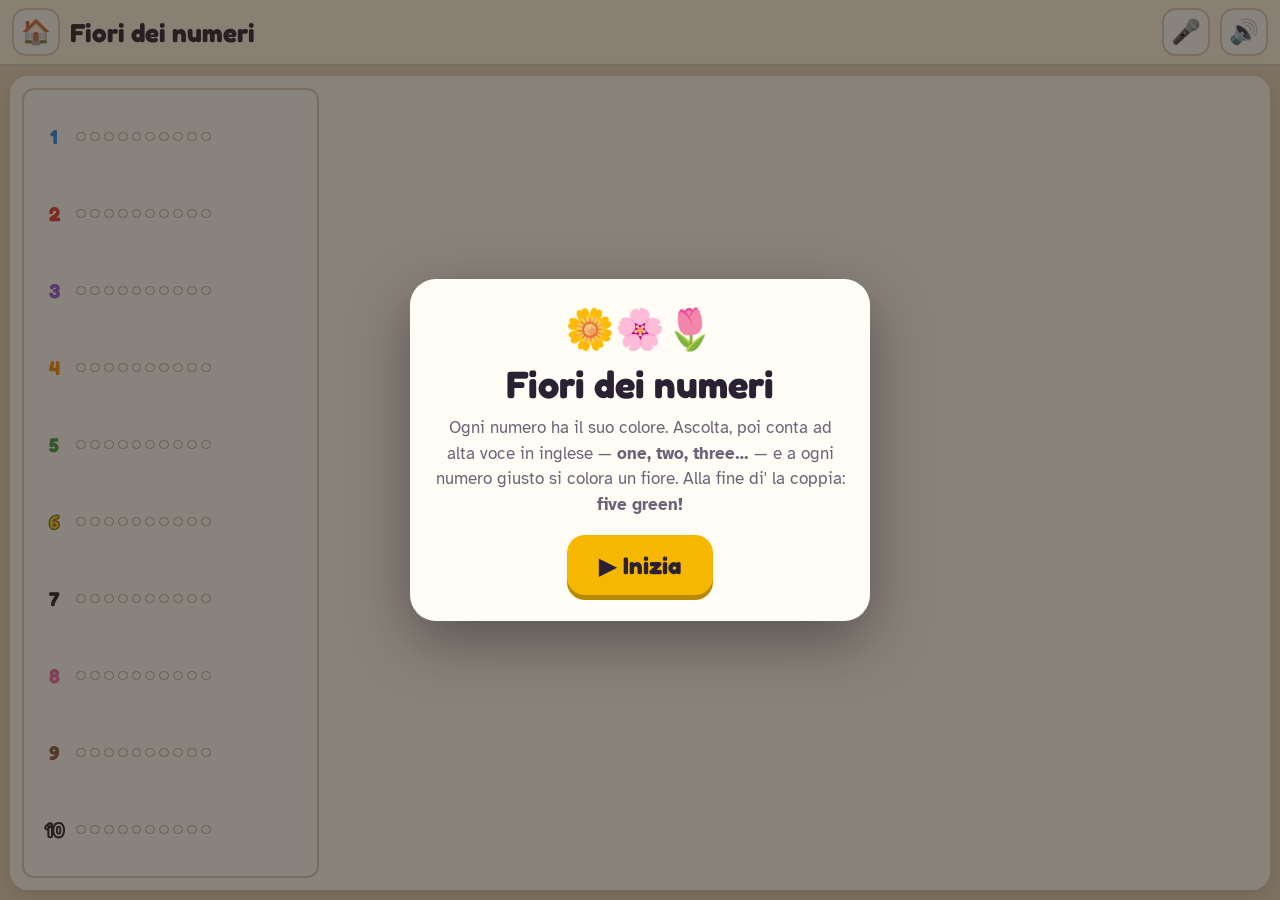
<file: games/fiori-dei-numeri.html>
<!doctype html>
<html lang="it">
<meta charset="utf-8">
<meta name="viewport" content="width=device-width, initial-scale=1, viewport-fit=cover">
<title>Fiori dei Numeri</title>
<meta name="description" content="Colora tanti fiori quanti dice il numero, con il suo colore, e poi di' la coppia in inglese: five green!">
<link rel="preconnect" href="https://fonts.googleapis.com">
<link rel="preconnect" href="https://fonts.gstatic.com" crossorigin>
<link rel="stylesheet" href="https://fonts.googleapis.com/css2?family=Atkinson+Hyperlegible:wght@400;700&family=Fredoka:wght@500;700&display=swap">
<style>
/* Layout: a workbook page — top bar, a mini page with all ten rows, the current row in big, and the "say it" card */
:root {
  color-scheme: light;
  --paper: #fffdf6;
  --desk: #e9dcc4;
  --ink: #2a2233;
  --ink-dim: #6d6478;
  --line: #d9cfbd;
  --gold: #f5b700;
  --font-display: "Fredoka", "Trebuchet MS", system-ui, sans-serif;
  --font-body: "Atkinson Hyperlegible", "Segoe UI", system-ui, sans-serif;
  --f: min(6.4vw, 12vh, 92px);
}
[hidden] { display: none !important; }
*, *::before, *::after { box-sizing: border-box; }
html, body { height: 100%; margin: 0; }
body { overflow: hidden; background: var(--desk); color: var(--ink); font-family: var(--font-body); -webkit-tap-highlight-color: transparent; user-select: none; }
button { font: inherit; color: inherit; }
:focus-visible { outline: 3px solid #3b82f6; outline-offset: 3px; }

.app { display: flex; flex-direction: column; height: 100%; padding: env(safe-area-inset-top) env(safe-area-inset-right) env(safe-area-inset-bottom) env(safe-area-inset-left); }
.bar { display: flex; align-items: center; gap: 10px; padding: 8px 12px; background: #fff7e6; border-bottom: 2px solid var(--line); }
.icon-btn { display: grid; place-items: center; width: 48px; height: 48px; flex: none; border: 2px solid var(--line); border-radius: 14px; background: #fff; font-size: 24px; text-decoration: none; cursor: pointer; }
.icon-btn:active { transform: scale(.94); }
.title { font-family: var(--font-display); font-weight: 700; font-size: clamp(18px, 3.4vw, 26px); white-space: nowrap; }
.spacer { flex: 1; }

.page { position: relative; flex: 1; min-height: 0; margin: 10px; padding: 12px; border-radius: 18px; background: var(--paper); box-shadow: 0 6px 24px rgba(60, 40, 10, .18); display: grid; grid-template-columns: minmax(210px, 24%) 1fr; gap: 14px; overflow: hidden; }

/* Mini page: the whole workbook exercise, filling up row by row */
.mini { overflow: hidden; display: flex; flex-direction: column; justify-content: space-around; padding: 8px; border-radius: 12px; background: #fff; border: 2px solid var(--line); }
.mini-row { display: flex; align-items: center; gap: 4px; padding: 2px 4px; border-radius: 8px; transition: background .3s; }
.mini-row b { flex: none; width: 1.8em; font: 700 clamp(14px, 2.4vh, 20px) var(--font-display); color: var(--c); text-align: center; -webkit-text-stroke: var(--stroke, 0); }
.mini-row i { flex: none; width: clamp(6px, 1.1vh, 11px); aspect-ratio: 1; border-radius: 50%; border: 1.5px solid #b9ad98; transition: background .3s; }
.mini-row i.on { background: var(--c); border-color: var(--edge, var(--c)); }
.mini-row.now { background: #fff1bf; }
.mini-row.done b::after { content: "✓"; font-size: .7em; color: #2e9d4f; }

/* Current row */
.stage { display: flex; flex-direction: column; align-items: center; justify-content: center; gap: 14px; min-width: 0; }
.row-head { display: flex; align-items: center; gap: 16px; }
.big-num { font: 700 clamp(70px, 16vh, 140px) var(--font-display); line-height: .9; color: var(--c); -webkit-text-stroke: var(--stroke, 0); filter: drop-shadow(0 4px 0 rgba(0, 0, 0, .12)); }
.big-num.pop { animation: pop .4s; }
@keyframes pop { 40% { transform: scale(1.2) rotate(-6deg); } }
.word { font: 500 clamp(26px, 5vh, 44px) var(--font-display); color: #b8afc2; letter-spacing: .04em; text-transform: uppercase; }
.swatch { width: clamp(36px, 7vh, 56px); aspect-ratio: 1; border-radius: 50%; background: var(--c); border: 3px solid var(--ink); box-shadow: inset 0 -5px 0 rgba(0, 0, 0, .18); }

.flowers { display: grid; grid-template-columns: repeat(10, var(--f)); gap: 6px; }
.flower { position: relative; width: var(--f); height: var(--f); padding: 0; border: 0; background: none; cursor: pointer; }
.flower svg { width: 100%; height: 100%; overflow: visible; }
.flower .petals { fill: #e7e1d2; transition: fill .35s; }
.flower .scribble { opacity: 0; stroke: var(--scrib, var(--c)); transition: opacity .35s; }
.flower.on .petals { fill: var(--c); fill-opacity: var(--fo, .55); }
.flower.on svg { filter: var(--glow, none); }
.flower.on .scribble { opacity: .9; }
.flower.on { animation: wiggle .45s; }
.flower .n { position: absolute; right: -2px; top: -4px; min-width: 24px; height: 24px; padding: 0 4px; border-radius: 12px; background: var(--ink); color: #fff; font: 700 15px/24px var(--font-display); scale: 0; transition: scale .25s cubic-bezier(.3, 1.6, .5, 1); }
.flower.on .n { scale: 1; }
.flower:disabled { cursor: default; }
.flower.no { animation: no .4s; }
@keyframes wiggle { 30% { transform: scale(1.18) rotate(-10deg); } 60% { transform: scale(.95) rotate(6deg); } }
@keyframes no { 25%, 75% { transform: translateX(-5px); } 50% { transform: translateX(5px); } }
.prompt { min-height: 1.4em; font: 500 clamp(18px, 3.2vh, 24px) var(--font-display); color: var(--ink-dim); text-align: center; }

/* "Say it" card */
.say { display: flex; flex-direction: column; align-items: center; gap: 12px; padding: 16px 22px; border-radius: 22px; background: #fff; border: 3px solid var(--c); box-shadow: 0 8px 24px rgba(0, 0, 0, .12); animation: rise .35s cubic-bezier(.3, 1.4, .5, 1); }
@keyframes rise { from { transform: translateY(20px) scale(.9); opacity: 0; } }
.pair { display: flex; align-items: center; gap: 14px; font: 700 clamp(30px, 6vh, 50px) var(--font-display); }
.pair .pn { color: var(--c); -webkit-text-stroke: var(--stroke, 0); }
.say-buttons { display: flex; gap: 10px; flex-wrap: wrap; justify-content: center; }
.mic { min-height: 64px; padding: 10px 26px; border: 0; border-radius: 32px; background: #e5484d; color: #fff; font: 700 22px var(--font-display); cursor: pointer; box-shadow: 0 5px 0 #a3262a; }
.mic.listening { animation: pulse 1s infinite; }
@keyframes pulse { 50% { box-shadow: 0 5px 0 #a3262a, 0 0 0 12px rgba(229, 72, 77, .25); } }
.adult { min-height: 64px; padding: 10px 18px; border: 2px solid var(--line); border-radius: 18px; background: #f3fbef; font: 700 17px var(--font-body); cursor: pointer; }
.count-voice { display: flex; flex-direction: column; align-items: center; gap: 8px; }
.count-heard { min-height: 1.4em; font: 500 clamp(18px, 3vh, 24px) var(--font-display); color: var(--ink); text-align: center; }
.count-heard.listening::before { content: "🎤 "; animation: blink 1s infinite; }
@keyframes blink { 50% { opacity: .3; } }
.count-heard.bad { color: #c62828; }
#voice-mode[aria-pressed="false"] { opacity: .6; }
.heard { min-height: 1.3em; color: var(--ink-dim); font-size: 16px; text-align: center; }

.confetti { position: fixed; width: 14px; height: 14px; pointer-events: none; z-index: 20; border-radius: 50%; animation: burst 1.1s ease-out forwards; }
@keyframes burst { to { transform: translate(var(--dx), var(--dy)); opacity: 0; } }

@media (max-width: 760px) {
  .page { grid-template-columns: 1fr; grid-template-rows: auto 1fr; }
  .mini { flex-direction: row; flex-wrap: wrap; justify-content: center; gap: 2px 6px; padding: 6px; }
  .mini-row { padding: 1px 3px; }
  .mini-row i { width: 6px; }
  :root { --f: min(15vw, 11vh, 92px); }
  .flowers { grid-template-columns: repeat(5, var(--f)); }
  .title { display: none; }
}

.overlay { position: fixed; inset: 0; display: grid; place-items: center; padding: 16px; background: rgba(40, 30, 20, .55); z-index: 10; }
.card { max-width: 460px; width: 100%; padding: 26px 24px; border-radius: 26px; background: var(--paper); text-align: center; box-shadow: 0 20px 60px rgba(0, 0, 0, .35); }
.card h1, .card h2 { font-family: var(--font-display); margin: 0 0 8px; font-size: clamp(28px, 6vw, 38px); }
.card p { margin: 0 0 18px; color: var(--ink-dim); line-height: 1.5; font-size: 17px; }
.go { min-height: 60px; padding: 12px 32px; border: 0; border-radius: 18px; background: var(--gold); color: var(--ink); font: 700 24px var(--font-display); cursor: pointer; box-shadow: 0 5px 0 #b88a00; }
.go:active { transform: translateY(3px); box-shadow: 0 2px 0 #b88a00; }
.hero-flowers { font-size: 40px; margin-bottom: 6px; }

@media (prefers-reduced-motion: reduce) {
  *, *::before, *::after { animation-duration: .01ms !important; animation-iteration-count: 1 !important; transition-duration: .01ms !important; }
}
</style>

<body>
<div class="app">
  <header class="bar">
    <a class="icon-btn home-link" href="../index.html?v=20261025-come-2" aria-label="Torna ai giochi">🏠</a>
    <span class="title">Fiori dei numeri</span>
    <span class="spacer"></span>
    <button class="icon-btn" id="voice-mode" type="button" aria-pressed="true" aria-label="Conta a voce">🎤</button>
    <button class="icon-btn" id="repeat" type="button" aria-label="Ascolta di nuovo">🔊</button>
  </header>
  <main class="page">
    <div class="mini" id="mini" aria-label="La pagina dei fiori"></div>
    <section class="stage" id="stage">
      <div class="row-head"><span class="big-num" id="big-num"></span><span class="swatch" id="swatch"></span><span class="word" id="word"></span></div>
      <div class="flowers" id="flowers"></div>
      <div class="prompt" id="prompt"></div>
      <div class="count-voice" id="count-voice" hidden>
        <div class="count-heard" id="count-heard" aria-live="polite"></div>
        <button class="adult" id="count-adult" type="button">✓ L'ha detto</button>
      </div>
      <div class="say" id="say" hidden>
        <div class="pair"><span class="pn" id="pair-num"></span><span id="pair-col"></span><span class="swatch" id="pair-sw"></span></div>
        <div class="say-buttons">
          <button class="mic" id="mic" type="button">🎤 Dillo!</button>
          <button class="adult" id="adult" type="button">✓ L'ha detto</button>
        </div>
        <div class="heard" id="heard" aria-live="polite"></div>
      </div>
    </section>
  </main>
</div>

<div class="overlay" id="ov-start">
  <div class="card">
    <div class="hero-flowers" aria-hidden="true">🌼🌸🌷</div>
    <h1>Fiori dei numeri</h1>
    <p>Ogni numero ha il suo colore. Ascolta, poi conta ad alta voce in inglese — <b>one, two, three…</b> — e a ogni numero giusto si colora un fiore. Alla fine di' la coppia: <b>five green!</b></p>
    <button class="go" id="start" type="button">▶ Inizia</button>
  </div>
</div>
<div class="overlay" id="ov-win" hidden>
  <div class="card">
    <h2>🏆 Pagina finita!</h2>
    <p>Hai colorato tutti i fiori, da <b>one</b> a <b>ten</b>.</p>
    <button class="go" id="again" type="button">↻ Gioca ancora</button>
  </div>
</div>

<script>
(() => {
'use strict';
const CLIPS = {"again":"[data-uri]","ask1":"[data-uri]","ask10":"[data-uri]","ask2":"[data-uri]","ask3":"[data-uri]","ask4":"[data-uri]","ask5":"[data-uri]","ask6":"[data-uri]","ask7":"[data-uri]","ask8":"[data-uri]","ask9":"[data-uri]","hello":"[data-uri]","hero":"[data-uri]","pair1":"[data-uri]","pair10":"[data-uri]","pair2":"[data-uri]","pair3":"[data-uri]","pair4":"[data-uri]","pair5":"[data-uri]","pair6":"[data-uri]","pair7":"[data-uri]","pair8":"[data-uri]","pair9":"[data-uri]","sayit":"[data-uri]","win":"[data-uri]"};
const WORDS = ['one', 'two', 'three', 'four', 'five', 'six', 'seven', 'eight', 'nine', 'ten'];
// Colours of the workbook rows (as the child coloured them): 1 blue … 10 white.
const COLOURS = [
  { name: 'blue', hex: '#2f8be6' }, { name: 'red', hex: '#e53935' }, { name: 'purple', hex: '#8e5bd6' },
  { name: 'orange', hex: '#fb8c00' }, { name: 'green', hex: '#43a047' }, { name: 'yellow', hex: '#fdd835', stroke: '1.5px #8a7400' },
  { name: 'black', hex: '#222222' }, { name: 'pink', hex: '#ec6fa8' }, { name: 'brown', hex: '#8d5a3b' }, { name: 'white', hex: '#ffffff', stroke: '2px #2a2233', edge: '#2a2233', scrib: '#d6cfbf', fo: '1', glow: 'drop-shadow(0 0 4px #4f9dff) drop-shadow(0 0 8px #9cc8ff)' },
];
// What speech recognition may hear for each word, including common homophones.
const NUMBER_HEARD = [['one', 'won', '1'], ['two', 'to', 'too', '2'], ['three', 'tree', 'free', '3'], ['four', 'for', 'fore', '4'], ['five', '5'], ['six', 'sex', 'sicks', '6'], ['seven', '7'], ['eight', 'ate', '8'], ['nine', 'nein', '9'], ['ten', 'then', '10']];
const COLOUR_HEARD = { blue: ['blue', 'blew'], red: ['red', 'read', 'rad'], purple: ['purple'], orange: ['orange'], green: ['green', 'grin'], yellow: ['yellow'], black: ['black', 'block'], pink: ['pink'], brown: ['brown', 'brian'], white: ['white', 'wight', 'wide', 'why'] };
const $ = id => document.getElementById(id);

let speed = 1;
let voiceMode = true;          // count aloud: a flower colours only when the child says the right number
try { voiceMode = localStorage.getItem('fiori-voice') !== 'off'; } catch { /* storage blocked */ }
let phase = 'menu';           // menu | intro | colour | say | right | done
let order = [], roundIdx = 0, target = 0, filled = 0, roundToken = 0;
const doneRows = new Set();

/* ---------- audio ---------- */
let actx = null, clipsReady = Promise.resolve(), voiceToken = 0, current = null;
const clipBuffers = {};
function ensureAudio() {
  if (actx) { if (actx.state === 'suspended') actx.resume(); return; }
  const AC = window.AudioContext || window.webkitAudioContext;
  if (!AC) return;
  actx = new AC();
  clipsReady = Promise.all(Object.entries(CLIPS).map(async ([key, url]) => {
    try { const bin = Uint8Array.from(atob(url.split(',')[1]), c => c.charCodeAt(0)); clipBuffers[key] = await actx.decodeAudioData(bin.buffer); }
    catch { /* HTMLAudio fallback */ }
  }));
}
function stopVoice() {
  voiceToken++;
  if (current) { try { current.stop ? current.stop() : current.pause(); } catch { /* stopped */ } current = null; }
}
let playClip = key => new Promise(resolve => {
  const buf = clipBuffers[key];
  let done = false; const finish = () => { if (!done) { done = true; resolve(); } };
  if (actx && buf) {
    const src = actx.createBufferSource(); src.buffer = buf; src.connect(actx.destination);
    src.onended = finish; current = src; src.start();
    setTimeout(finish, buf.duration * 1000 + 800);
  } else {
    const a = new Audio(CLIPS[key]); current = a; a.onended = a.onerror = finish; a.play().catch(finish); setTimeout(finish, 6000);
  }
});
let voiceChain = Promise.resolve();
function say(keys) {
  stopVoice();
  const token = voiceToken;
  stopListening();
  voiceChain = (async () => {
    for (const k of keys) { if (token !== voiceToken) return false; await playClip(k); }
    if (token === voiceToken && countHooks.active()) startCountListening();
    return token === voiceToken;
  })();
  return voiceChain;
}
const wait = ms => new Promise(r => setTimeout(r, ms * speed));
function tone(type, f1, f2, dur, vol = .12, delay = 0) {
  if (!actx) return;
  const t = actx.currentTime + delay, o = actx.createOscillator(), g = actx.createGain();
  o.type = type; o.frequency.setValueAtTime(f1, t); o.frequency.exponentialRampToValueAtTime(f2, t + dur);
  g.gain.setValueAtTime(vol, t); g.gain.exponentialRampToValueAtTime(.001, t + dur);
  o.connect(g); g.connect(actx.destination); o.start(t); o.stop(t + dur + .02);
}
const chime = () => [523, 659, 784, 1047].forEach((f, i) => tone('triangle', f, f, .25, .12, i * .09));

/* ---------- page ---------- */
const FLOWER = `<svg viewBox="-50 -50 100 100" aria-hidden="true">
  <g class="petals" stroke="#2a2233" stroke-width="3.5" stroke-linejoin="round">
    ${[0, 72, 144, 216, 288].map(a => `<path transform="rotate(${a})" d="M0 -10 C -18 -18 -20 -44 0 -44 C 20 -44 18 -18 0 -10Z"/>`).join('')}
  </g>
  <path class="scribble" fill="none" stroke-width="5" stroke-linecap="round" d="M-36 -20 L-10 -44 M-40 0 L6 -44 M-38 22 L28 -40 M-26 38 L40 -20 M-4 44 L42 6 M18 40 L36 26"/>
  <circle r="8" fill="#f5a623" stroke="#2a2233" stroke-width="3"/>
</svg>`;
function colourVars(el, n) {
  const c = COLOURS[n - 1];
  el.style.setProperty('--c', c.hex); el.style.setProperty('--stroke', c.stroke || '0');
  for (const k of ['edge', 'scrib', 'fo', 'glow']) { if (c[k]) el.style.setProperty('--' + k, c[k]); else el.style.removeProperty('--' + k); }
}
function buildMini() {
  const mini = $('mini'); mini.innerHTML = '';
  for (let n = 1; n <= 10; n++) {
    const row = document.createElement('div'); row.className = 'mini-row'; row.dataset.n = n; colourVars(row, n);
    row.innerHTML = `<b>${n}</b>` + '<i></i>'.repeat(10);
    if (doneRows.has(n)) { row.classList.add('done'); [...row.querySelectorAll('i')].slice(0, n).forEach(i => i.classList.add('on')); }
    mini.appendChild(row);
  }
}
function markMini() {
  [...$('mini').children].forEach(row => {
    const n = +row.dataset.n;
    row.classList.toggle('now', n === target && phase !== 'done');
    row.classList.toggle('done', doneRows.has(n));
    [...row.querySelectorAll('i')].forEach((d, i) => d.classList.toggle('on', i < (doneRows.has(n) ? n : n === target ? filled : 0)));
  });
}
function buildRow() {
  colourVars($('stage'), target);
  $('big-num').textContent = target; retrigger($('big-num'), 'pop', 400);
  $('word').textContent = WORDS[target - 1];
  const box = $('flowers'); box.innerHTML = '';
  for (let i = 0; i < 10; i++) {
    const f = document.createElement('button'); f.type = 'button'; f.className = 'flower';
    f.setAttribute('aria-label', 'fiore'); f.innerHTML = FLOWER + '<span class="n"></span>';
    f.addEventListener('click', () => tapFlower(f));
    box.appendChild(f);
  }
}
function retrigger(el, cls, ms) { el.classList.remove(cls); void el.offsetWidth; el.classList.add(cls); setTimeout(() => el.classList.remove(cls), ms); }
function confetti(el) {
  const r = el.getBoundingClientRect();
  for (let i = 0; i < 20; i++) {
    const c = document.createElement('div'); c.className = 'confetti';
    c.style.left = r.left + r.width / 2 + 'px'; c.style.top = r.top + r.height / 2 + 'px';
    c.style.background = COLOURS[i % 10].hex;
    const a = Math.random() * Math.PI * 2, d = 80 + Math.random() * 150;
    c.style.setProperty('--dx', Math.cos(a) * d + 'px'); c.style.setProperty('--dy', Math.sin(a) * d + 'px');
    document.body.appendChild(c); setTimeout(() => c.remove(), 1200);
  }
}

/* ---------- flow ---------- */
function shuffle(list) { const a = [...list]; for (let i = a.length - 1; i > 0; i--) { const j = Math.floor(Math.random() * (i + 1)); [a[i], a[j]] = [a[j], a[i]]; } return a; }
function askColour() { return say(['ask' + target]); }
async function startRound() {
  const token = ++roundToken;
  target = order[roundIdx]; filled = 0; phase = 'colour';
  stopListening();
  $('say').hidden = true; $('heard').textContent = '';
  buildRow(); markMini();
  $('prompt').textContent = target === 1 ? `Colora 1 fiore di ${italianColour(target)}` : `Colora ${target} fiori di ${italianColour(target)}`;
  updateCountUi('');
  await askColour();
  if (token !== roundToken) return;
}
function italianColour(n) { return ['blu', 'rosso', 'viola', 'arancione', 'verde', 'giallo', 'nero', 'rosa', 'marrone', 'bianco'][n - 1]; }
function counting() { return voiceMode && !!Recognition; }
function tapFlower(f) {
  ensureAudio();
  if (phase !== 'colour' || f.classList.contains('on')) { if (!f.classList.contains('on')) retrigger(f, 'no', 400); return; }
  if (counting()) { retrigger(f, 'no', 400); updateCountUi('Conta ad alta voce in inglese!'); return; }
  if (filled >= target) { overcount(); return; }
  colourFlower(f);
}
function colourNext() {
  if (phase !== 'colour') return;
  if (filled >= target) { overcount(); return; }
  const f = [...$('flowers').children].find(x => !x.classList.contains('on'));
  if (f) colourFlower(f);
}
// No English numbers while counting: only a tone, the flower and its badge.
function colourFlower(f) {
  filled++;
  f.classList.add('on'); f.querySelector('.n').textContent = filled;
  tone('triangle', 400 + filled * 60, 800 + filled * 60, .15);
  markMini();
  updateCountUi(counting() ? '«' + WORDS[filled - 1] + '» ✓' : '');
  if (filled >= target) startHold();
}
// Reaching the number does not end the row at once: for 5 seconds a further number (or tap) is a mistake.
let HOLD_MS = 5000, holdTimer = 0;
function startHold() {
  clearTimeout(holdTimer);
  const token = roundToken;
  holdTimer = setTimeout(() => {
    if (token !== roundToken || phase !== 'colour' || filled < target) return;
    stopListening(); $('count-voice').hidden = true;
    [...$('flowers').children].forEach(x => { if (!x.classList.contains('on')) x.disabled = true; });
    toSay();
  }, HOLD_MS);
}
function overcount() {
  clearTimeout(holdTimer);
  [...$('flowers').children].forEach(x => retrigger(x, 'no', 400));
  tone('sine', 300, 90, .35, .25);
  filled = 0;
  [...$('flowers').children].forEach(x => { x.classList.remove('on'); x.querySelector('.n').textContent = ''; });
  markMini();
  $('prompt').textContent = `Erano ${target}! Ricominciamo: colora ${target === 1 ? '1 fiore' : target + ' fiori'} di ${italianColour(target)}`;
  updateCountUi('', true);
  say(['again']);
}
async function toSay() {
  const token = roundToken;
  phase = 'say';
  await wait(250);
  if (token !== roundToken) return;
  $('prompt').textContent = '';
  $('pair-num').textContent = target; $('pair-col').textContent = WORDS[target - 1] + ' ' + COLOURS[target - 1].name;
  colourVars($('say'), target);
  $('say').hidden = false;
  $('mic').hidden = !Recognition;
  await say(['pair' + target, 'sayit']);
  if (token !== roundToken || phase !== 'say') return;
  if (Recognition) listen();
}

/* ---------- speech recognition (when the browser offers it) ---------- */
let Recognition = window.SpeechRecognition || window.webkitSpeechRecognition;
let rec = null;
const countHooks = {
  active: () => phase === 'colour' && counting(),
  counted: () => filled,
  right: () => colourNext(),
  wrong: n => {
    if (filled >= target) { overcount(); return; }
    const next = [...$('flowers').children].find(x => !x.classList.contains('on'));
    if (next) retrigger(next, 'no', 400);
    updateCountUi(`«${WORDS[n - 1]}» ✗`, true);
    say(['again']);
  },
  listening: on => { $('count-heard').classList.toggle('listening', on); if (!on) $('mic').classList.remove('listening'); },
  denied: () => setVoiceMode(false, 'Microfono non disponibile: colora toccando i fiori.'),
};
// Words a recogniser may return while a child counts, as numbers in order. "123" becomes 1, 2, 3.
function numbersIn(text) {
  const out = [];
  for (const w of text.toLowerCase().replace(/[^a-z0-9 ]/g, ' ').split(/\s+/).filter(Boolean)) {
    if (/^\d+$/.test(w)) {
      if (+w >= 1 && +w <= 10) { out.push(+w); continue; }
      const d = [...w].map(Number);
      for (let i = 0; i < d.length; i++) { if (d[i] === 1 && d[i + 1] === 0) { out.push(10); i++; } else if (d[i] > 0) out.push(d[i]); }
    } else {
      const n = NUMBER_HEARD.findIndex(list => list.includes(w));
      if (n >= 0) out.push(n + 1);
    }
  }
  return out;
}
// results: [{transcript, isFinal}] in the order of the recogniser's result list.
let consumed = [];
function handleCount(results) {
  if (!countHooks.active()) return;
  for (let i = 0; i < results.length; i++) {
    const nums = numbersIn(results[i].transcript);
    let k = consumed[i] || 0;
    while (k < nums.length && countHooks.active()) {
      const n = nums[k], expected = countHooks.counted() + 1;
      if (n === expected) { k++; countHooks.right(n); }
      else if (n < expected) k++;                       // starting again from one is fine
      else if (results[i].isFinal) { consumed[i] = k + 1; countHooks.wrong(n); return; }
      else break;                                      // an interim guess may still change
    }
    consumed[i] = k;
  }
}
function stopListening() {
  if (rec) { const r = rec; rec = null; try { r.abort(); } catch { /* idle */ } }
  countHooks.listening(false);
}
function startCountListening() {
  if (!Recognition || !countHooks.active() || rec) return;
  const r = new Recognition();
  r.lang = 'en-US'; r.continuous = true; r.interimResults = true; r.maxAlternatives = 1;
  consumed = [];
  r.onresult = e => { if (rec === r) handleCount([...e.results].map(x => ({ transcript: x[0].transcript, isFinal: x.isFinal }))); };
  r.onerror = e => {
    if (rec !== r) return;
    if (e.error === 'not-allowed' || e.error === 'service-not-allowed' || e.error === 'audio-capture') { rec = null; countHooks.denied(); }
  };
  r.onend = () => {
    if (rec !== r) return;
    rec = null; countHooks.listening(false);
    setTimeout(() => { if (countHooks.active()) startCountListening(); }, 300);   // browsers stop after a pause
  };
  rec = r;
  countHooks.listening(true);
  try { r.start(); } catch { rec = null; countHooks.listening(false); }
}
function updateCountUi(text, bad = false) {
  const on = counting() && phase === 'colour';
  $('count-voice').hidden = !on;
  if (!on) return;
  $('count-heard').textContent = text || (filled ? '' : 'Conta: one, two, three…');
  $('count-heard').classList.toggle('bad', bad);
  $('count-adult').hidden = filled >= target;
  $('count-adult').textContent = `✓ Ha detto «${WORDS[Math.min(filled, 9)]}»`;
}
function setVoiceMode(on, message) {
  voiceMode = on;
  try { localStorage.setItem('fiori-voice', on ? 'on' : 'off'); } catch { /* storage blocked */ }
  $('voice-mode').setAttribute('aria-pressed', String(on));
  $('voice-mode').textContent = on ? '🎤' : '👆';
  $('voice-mode').setAttribute('aria-label', on ? 'Conta a voce' : 'Colora toccando');
  if (!on) stopListening();
  updateCountUi('');
  if (message) $('prompt').textContent = message;
  if (on && phase === 'colour') startCountListening();
}
function listen() {
  if (!Recognition || phase !== 'say') return;
  stopListening(); stopVoice();
  const r = new Recognition();
  r.lang = 'en-US'; r.interimResults = false; r.maxAlternatives = 5; r.continuous = false;
  r.onresult = e => heard([...e.results[0]].map(a => a.transcript));
  r.onerror = e => { if (rec === r) { $('heard').textContent = e.error === 'not-allowed' ? 'Microfono non disponibile: usa «L’ha detto».' : 'Non ho sentito. Tocca 🎤 e riprova.'; } };
  r.onend = () => { if (rec === r) { rec = null; $('mic').classList.remove('listening'); } };
  rec = r;
  $('mic').classList.add('listening'); $('heard').textContent = 'Ti ascolto…';
  try { r.start(); } catch { stopListening(); }
}
function matches(text, n) {
  const words = text.toLowerCase().replace(/[^a-z0-9 ]/g, ' ').split(/\s+/);
  const num = NUMBER_HEARD[n - 1].some(w => words.includes(w));
  const col = COLOUR_HEARD[COLOURS[n - 1].name].some(w => words.includes(w));
  return num && col;
}
function heard(alternatives) {
  if (phase !== 'say') return false;
  stopListening();
  $('heard').textContent = '«' + (alternatives[0] || '') + '»';
  if (alternatives.some(t => matches(t, target))) { success(); return true; }
  say(['again', 'pair' + target]);
  return false;
}
async function success() {
  const token = roundToken;
  phase = 'right';
  stopListening();
  doneRows.add(target); markMini();
  confetti($('say')); chime();
  await say(['pair' + target, 'hero']);
  await wait(500);
  if (token !== roundToken) return;
  roundIdx++;
  if (roundIdx >= order.length) finish(); else startRound();
}
function finish() {
  phase = 'done'; markMini();
  $('ov-win').hidden = false; chime(); confetti($('mini'));
  say(['win']);
}
async function begin() {
  ensureAudio();
  $('ov-start').hidden = true; $('ov-win').hidden = true;
  doneRows.clear(); buildMini();
  order = shuffle([1, 2, 3, 4, 5, 6, 7, 8, 9, 10]); roundIdx = 0;
  const token = ++roundToken; phase = 'intro';
  await clipsReady;
  await say(['hello']);
  if (token === roundToken) startRound();
}

buildMini();
$('start').addEventListener('click', begin);
$('again').addEventListener('click', begin);
$('mic').addEventListener('click', () => { ensureAudio(); listen(); });
$('adult').addEventListener('click', () => { ensureAudio(); if (phase === 'say') success(); });
$('voice-mode').addEventListener('click', () => { ensureAudio(); setVoiceMode(!voiceMode); });
$('count-adult').addEventListener('click', () => { ensureAudio(); if (phase === 'colour') colourNext(); });
if (!Recognition) $('voice-mode').hidden = true;
setVoiceMode(voiceMode);
$('repeat').addEventListener('click', () => {
  ensureAudio();
  if (phase === 'colour') askColour();
  else if (phase === 'say') say(['pair' + target, 'sayit']);
});
})();
</script>
</body>
</html>
</file>
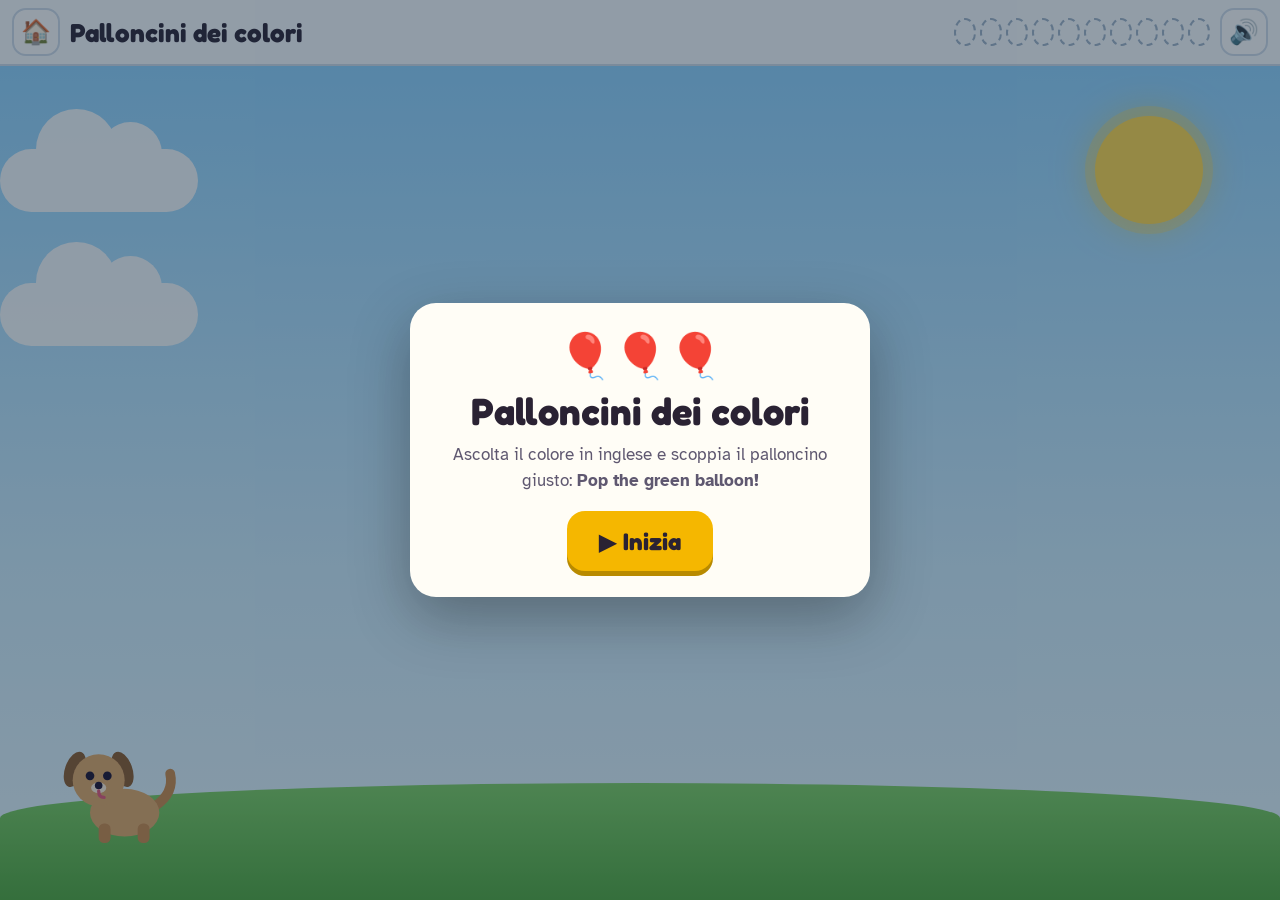
<file: games/palloncini-dei-colori.html>
<!doctype html>
<html lang="it">
<meta charset="utf-8">
<meta name="viewport" content="width=device-width, initial-scale=1, viewport-fit=cover">
<title>Palloncini dei Colori</title>
<meta name="description" content="Ascolta il colore in inglese e scoppia il palloncino giusto: blue, red, purple, orange, green, yellow, black, pink, brown, white.">
<link rel="preconnect" href="https://fonts.googleapis.com">
<link rel="preconnect" href="https://fonts.gstatic.com" crossorigin>
<link rel="stylesheet" href="https://fonts.googleapis.com/css2?family=Atkinson+Hyperlegible:wght@400;700&family=Fredoka:wght@500;700&display=swap">
<style>
/* Layout: a sunny sky with a few balloons in a row, the puppy on the grass, progress balloons in the top bar */
:root {
  color-scheme: light;
  --ink: #2a2233;
  --ink-dim: #5f5870;
  --line: #cfdcea;
  --gold: #f5b700;
  --font-display: "Fredoka", "Trebuchet MS", system-ui, sans-serif;
  --font-body: "Atkinson Hyperlegible", "Segoe UI", system-ui, sans-serif;
  --b: min(20vw, 26vh, 150px);
}
[hidden] { display: none !important; }
*, *::before, *::after { box-sizing: border-box; }
html, body { height: 100%; margin: 0; }
body { overflow: hidden; background: #cfeeff; color: var(--ink); font-family: var(--font-body); -webkit-tap-highlight-color: transparent; user-select: none; }
button { font: inherit; color: inherit; }
:focus-visible { outline: 3px solid #1d4ed8; outline-offset: 3px; }

.app { display: flex; flex-direction: column; height: 100%; padding: env(safe-area-inset-top) env(safe-area-inset-right) env(safe-area-inset-bottom) env(safe-area-inset-left); }
.bar { display: flex; align-items: center; gap: 10px; padding: 8px 12px; background: rgba(255, 255, 255, .85); border-bottom: 2px solid var(--line); z-index: 5; }
.icon-btn { display: grid; place-items: center; width: 48px; height: 48px; flex: none; border: 2px solid var(--line); border-radius: 14px; background: #fff; font-size: 24px; text-decoration: none; cursor: pointer; }
.icon-btn:active { transform: scale(.94); }
.title { font-family: var(--font-display); font-weight: 700; font-size: clamp(18px, 3.4vw, 26px); white-space: nowrap; }
.progress { display: flex; gap: 4px; margin-left: auto; }
.progress span { width: clamp(14px, 2.8vw, 22px); height: clamp(18px, 3.5vw, 28px); border-radius: 50% 50% 46% 46%; border: 2px dashed #9fb3c8; transition: background .3s, transform .3s; }
.progress span.on { background: var(--c); border: 2px solid var(--ink); transform: scale(1.1); }

.sky { position: relative; flex: 1; min-height: 0; overflow: hidden; background: linear-gradient(180deg, #8fd3ff 0%, #cfeeff 60%, #e9f8ff 100%); }
.sun { position: absolute; right: 6%; top: 6%; width: 12vmin; aspect-ratio: 1; border-radius: 50%; background: #ffd84d; box-shadow: 0 0 0 10px rgba(255, 216, 77, .3), 0 0 40px rgba(255, 200, 0, .5); }
.cloud { position: absolute; width: 22vmin; height: 7vmin; border-radius: 99px; background: #fff; opacity: .9; animation: drift 40s linear infinite; }
.cloud::before, .cloud::after { content: ""; position: absolute; border-radius: 50%; background: #fff; }
.cloud::before { width: 9vmin; height: 9vmin; left: 18%; top: -4.5vmin; }
.cloud::after { width: 7vmin; height: 7vmin; left: 50%; top: -3vmin; }
@keyframes drift { from { transform: translateX(-30vw); } to { transform: translateX(110vw); } }
.grass { position: absolute; left: 0; right: 0; bottom: 0; height: 14%; background: linear-gradient(180deg, #7ccf63, #4fa83c); border-top-left-radius: 50% 30%; border-top-right-radius: 50% 30%; }

.balloons { position: absolute; left: 0; right: 0; top: 8%; bottom: 16%; display: flex; justify-content: space-evenly; align-items: center; padding: 0 2%; }
.balloon { position: relative; width: var(--b); height: calc(var(--b) * 1.9); padding: 0; border: 0; background: none; cursor: pointer; animation: arrive .7s cubic-bezier(.2, .9, .3, 1.2) both, bob 3s ease-in-out infinite; animation-delay: var(--d), calc(var(--d) + .7s); }
.balloon svg { width: 100%; height: 100%; overflow: visible; }
.balloon .body { fill: var(--c); }
.balloon .num { font: 700 46px var(--font-display); fill: #fff; stroke: #2a2233; stroke-width: 6px; paint-order: stroke; text-anchor: middle; dominant-baseline: central; }
.bunch { position: relative; display: flex; flex-direction: column; align-items: center; padding: 10px 10px 0; border: 3px solid transparent; border-radius: 24px; background: rgba(255, 255, 255, .28); cursor: pointer; animation: arrive .7s cubic-bezier(.2, .9, .3, 1.2) both, bob 3.4s ease-in-out infinite; animation-delay: var(--d), calc(var(--d) + .7s); }
.bunch:hover { border-color: rgba(255, 255, 255, .8); }
.bunch .grid { display: grid; grid-template-columns: repeat(var(--cols), var(--sb)); gap: 4px 6px; }
.mini-balloon { position: relative; width: var(--sb); height: calc(var(--sb) * 1.25); }
.mini-balloon svg { width: 100%; height: 100%; overflow: visible; }
.mini-balloon .body { fill: var(--c); }
.mini-balloon .n { position: absolute; left: 50%; top: 40%; translate: -50% -50%; font: 700 calc(var(--sb) * .5) var(--font-display); color: #fff; -webkit-text-stroke: 1.5px #2a2233; paint-order: stroke fill; scale: 0; transition: scale .25s cubic-bezier(.3, 1.6, .5, 1); }
.mini-balloon.counted .n { scale: 1; }
.bunch .tie { width: 60%; height: calc(var(--sb) * 1.1); }
.bunch.wrong { animation: wrong .5s; }
.bunch.chosen { border-color: #fff; background: rgba(255, 255, 255, .55); animation: none; }
.bunch.away { animation: away 1.2s ease-in forwards; pointer-events: none; }
.balloons.bunches { flex-wrap: wrap; gap: 3vmin; align-content: center; --sb: min(6vw, 7vh, 46px); }
@media (max-width: 640px) { .balloons.bunches { flex-direction: column; flex-wrap: nowrap; gap: 10px; top: 4%; bottom: 15%; --sb: min(9vw, 4.6vh, 40px); } .bunch .tie { height: calc(var(--sb) * .6); } }
.word { box-shadow: 0 6px 20px rgba(0, 0, 0, .15); }
@keyframes arrive { from { transform: translateY(70vh); opacity: 0; } }
@keyframes bob { 50% { transform: translateY(-5%) rotate(var(--tilt, 3deg)); } }
.balloon.wrong { animation: wrong .5s; }
@keyframes wrong { 20%, 60% { transform: rotate(-12deg); } 40%, 80% { transform: rotate(12deg); } }
.balloon.popped { animation: popped .35s ease-out forwards; pointer-events: none; }
@keyframes popped { 40% { transform: scale(1.3); opacity: 1; } 100% { transform: scale(1.6); opacity: 0; } }
.balloon.away { animation: away 1.2s ease-in forwards; pointer-events: none; }
@keyframes away { to { transform: translateY(-110vh) rotate(-8deg); } }

.word { position: absolute; left: 50%; top: 42%; translate: -50% -50%; padding: 6px 26px 10px; border-radius: 26px; background: #fff; border: 4px solid var(--c); color: var(--ink); font: 700 clamp(40px, 9vh, 80px) var(--font-display); opacity: 0; transform: scale(.5); transition: opacity .2s, transform .3s cubic-bezier(.3, 1.6, .5, 1); pointer-events: none; z-index: 4; }
.word.show { opacity: 1; transform: none; }

.pup { position: absolute; left: 4%; bottom: 6%; width: min(16vw, 18vh, 130px); z-index: 3; }
.pup svg { width: 100%; height: auto; overflow: visible; }
.pup .tailwag { transform-box: fill-box; transform-origin: 0% 100%; animation: wag .5s ease-in-out infinite alternate; }
@keyframes wag { to { transform: rotate(-25deg); } }
.pup.party { animation: hop .45s ease-out 2; }
@keyframes hop { 50% { transform: translateY(-35%); } }
.woof { position: absolute; left: 70%; bottom: 95%; padding: 4px 10px; border-radius: 14px 14px 14px 2px; background: #fff; font: 700 clamp(14px, 2.6vw, 20px) var(--font-display); opacity: 0; transform: scale(.4); transition: opacity .2s, transform .25s; white-space: nowrap; box-shadow: 0 2px 8px rgba(0, 0, 0, .15); }
.pup.party .woof { opacity: 1; transform: none; }

.confetti { position: absolute; width: 14px; height: 10px; border-radius: 3px; pointer-events: none; z-index: 4; animation: burst 1s ease-out forwards; }
@keyframes burst { to { transform: translate(var(--dx), var(--dy)) rotate(400deg); opacity: 0; } }

@media (max-width: 640px) { .title { display: none; } :root { --b: min(22vw, 24vh, 150px); } }

.overlay { position: fixed; inset: 0; display: grid; place-items: center; padding: 16px; background: rgba(20, 40, 60, .45); z-index: 10; }
.card { max-width: 460px; width: 100%; padding: 26px 24px; border-radius: 26px; background: #fffdf6; text-align: center; box-shadow: 0 20px 60px rgba(0, 0, 0, .3); }
.card h1, .card h2 { font-family: var(--font-display); margin: 0 0 8px; font-size: clamp(28px, 6vw, 38px); }
.card p { margin: 0 0 18px; color: var(--ink-dim); line-height: 1.5; font-size: 17px; }
.go { min-height: 60px; padding: 12px 32px; border: 0; border-radius: 18px; background: var(--gold); color: var(--ink); font: 700 24px var(--font-display); cursor: pointer; box-shadow: 0 5px 0 #b88a00; }
.go:active { transform: translateY(3px); box-shadow: 0 2px 0 #b88a00; }
.hero-b { font-size: 44px; margin-bottom: 4px; }

@media (prefers-reduced-motion: reduce) {
  *, *::before, *::after { animation-duration: .01ms !important; animation-iteration-count: 1 !important; transition-duration: .01ms !important; }
}
</style>

<body>
<div class="app">
  <header class="bar">
    <a class="icon-btn home-link" href="../index.html?v=20261025-come-2" aria-label="Torna ai giochi">🏠</a>
    <span class="title">Palloncini dei colori</span>
    <div class="progress" id="progress" aria-label="Palloncini trovati"></div>
    <button class="icon-btn" id="repeat" type="button" aria-label="Ascolta di nuovo">🔊</button>
  </header>
  <main class="sky" id="sky">
    <div class="sun" aria-hidden="true"></div>
    <div class="cloud" style="top:10%;animation-delay:-8s" aria-hidden="true"></div>
    <div class="cloud" style="top:26%;animation-delay:-27s;animation-duration:55s" aria-hidden="true"></div>
    <div class="grass" aria-hidden="true"></div>
    <div class="balloons" id="balloons"></div>
    <div class="word" id="word"></div>
    <div class="pup" id="pup" aria-hidden="true">
      <span class="woof">Woof woof!</span>
      <svg viewBox="0 0 120 110">
        <path class="tailwag" d="M96 74 Q114 62 110 44" stroke="#c98a4b" stroke-width="9" fill="none" stroke-linecap="round"/>
        <ellipse cx="68" cy="80" rx="32" ry="22" fill="#e0a868"/>
        <rect x="44" y="90" width="11" height="18" rx="5" fill="#c98a4b"/><rect x="80" y="90" width="11" height="18" rx="5" fill="#c98a4b"/>
        <ellipse cx="22" cy="40" rx="9" ry="17" fill="#8a5a2e" transform="rotate(20 22 40)"/>
        <ellipse cx="66" cy="40" rx="9" ry="17" fill="#8a5a2e" transform="rotate(-20 66 40)"/>
        <circle cx="44" cy="50" r="24" fill="#e0a868"/>
        <circle cx="36" cy="46" r="4" fill="#1a1030"/><circle cx="52" cy="46" r="4" fill="#1a1030"/>
        <ellipse cx="44" cy="57" rx="7" ry="5" fill="#fff0dc"/><circle cx="44" cy="55" r="3.5" fill="#1a1030"/>
        <path d="M44 60 Q44 66 49 66" stroke="#e5577a" stroke-width="3" fill="none" stroke-linecap="round"/>
      </svg>
    </div>
  </main>
</div>

<div class="overlay" id="ov-start">
  <div class="card">
    <div class="hero-b" aria-hidden="true">🎈🎈🎈</div>
    <h1>Palloncini dei colori</h1>
    <p>Ascolta il colore in inglese e scoppia il palloncino giusto: <b>Pop the green balloon!</b></p>
    <button class="go" id="start" type="button">▶ Inizia</button>
  </div>
</div>
<div class="overlay" id="ov-win" hidden>
  <div class="card">
    <h2>🏆 Bravissimo!</h2>
    <p>Hai trovato tutti i dieci colori.</p>
    <button class="go" id="again" type="button">↻ Gioca ancora</button>
  </div>
</div>

<script>
(() => {
'use strict';
const CLIPS = {"great":"[data-uri]","hello":"[data-uri]","hero":"[data-uri]","oops":"[data-uri]","pop_black":"[data-uri]","pop_blue":"[data-uri]","pop_brown":"[data-uri]","pop_green":"[data-uri]","pop_orange":"[data-uri]","pop_pink":"[data-uri]","pop_purple":"[data-uri]","pop_red":"[data-uri]","pop_white":"[data-uri]","pop_yellow":"[data-uri]","win":"[data-uri]"};
// The ten colours of the workbook page, in its order.
const COLOURS = [
  { name: 'blue', hex: '#2f8be6' }, { name: 'red', hex: '#e53935' }, { name: 'purple', hex: '#8e5bd6' },
  { name: 'orange', hex: '#fb8c00' }, { name: 'green', hex: '#43a047' }, { name: 'yellow', hex: '#fdd835' },
  { name: 'black', hex: '#222222' }, { name: 'pink', hex: '#ec6fa8' }, { name: 'brown', hex: '#8d5a3b' }, { name: 'white', hex: '#ffffff' },
];
const MODE = 'colours';                 // 'colours' or 'numbers'
const WORDS = ['one', 'two', 'three', 'four', 'five', 'six', 'seven', 'eight', 'nine', 'ten'];
const LETTER_WORDS = { A: 'ape', E: 'elicottero', I: 'ippopotamo', O: 'orso', U: 'uva', L: 'luna', M: 'mela', F: 'fragola' };
const ITEMS = MODE === 'numbers' ? [1, 2, 3, 4, 5, 6, 7, 8, 9, 10] : MODE === 'letters' ? Object.keys(LETTER_WORDS) : COLOURS.map(c => c.name);
const askKey = item => MODE === 'numbers' ? 'findb' + item : MODE === 'letters' ? 'ask_' + item : 'pop_' + item;
const wordOf = item => MODE === 'numbers' ? item + ' ' + WORDS[item - 1] : MODE === 'letters' ? item + ' come ' + LETTER_WORDS[item] : item;
const byName = Object.fromEntries(COLOURS.map(c => [c.name, c]));
const $ = id => document.getElementById(id);

let speed = 1;
let phase = 'menu';                 // menu | intro | ask | right | done
let order = [], roundIdx = 0, target = null, roundToken = 0;

/* ---------- audio ---------- */
let actx = null, clipsReady = Promise.resolve(), voiceToken = 0, current = null;
const clipBuffers = {};
function ensureAudio() {
  if (actx) { if (actx.state === 'suspended') actx.resume(); return; }
  const AC = window.AudioContext || window.webkitAudioContext;
  if (!AC) return;
  actx = new AC();
  clipsReady = Promise.all(Object.entries(CLIPS).map(async ([key, url]) => {
    try { const bin = Uint8Array.from(atob(url.split(',')[1]), c => c.charCodeAt(0)); clipBuffers[key] = await actx.decodeAudioData(bin.buffer); }
    catch { /* HTMLAudio fallback */ }
  }));
}
function stopVoice() {
  voiceToken++;
  if (current) { try { current.stop ? current.stop() : current.pause(); } catch { /* stopped */ } current = null; }
}
let playClip = key => new Promise(resolve => {
  const buf = clipBuffers[key];
  let done = false; const finish = () => { if (!done) { done = true; resolve(); } };
  if (actx && buf) {
    const src = actx.createBufferSource(); src.buffer = buf; src.connect(actx.destination);
    src.onended = finish; current = src; src.start();
    setTimeout(finish, buf.duration * 1000 + 800);
  } else {
    const a = new Audio(CLIPS[key]); current = a; a.onended = a.onerror = finish; a.play().catch(finish); setTimeout(finish, 6000);
  }
});
let voiceChain = Promise.resolve();
function say(keys) {
  stopVoice();
  const token = voiceToken;
  voiceChain = (async () => { for (const k of keys) { if (token !== voiceToken) return false; await playClip(k); } return token === voiceToken; })();
  return voiceChain;
}
const wait = ms => new Promise(r => setTimeout(r, ms * speed));
function tone(type, f1, f2, dur, vol = .12, delay = 0) {
  if (!actx) return;
  const t = actx.currentTime + delay, o = actx.createOscillator(), g = actx.createGain();
  o.type = type; o.frequency.setValueAtTime(f1, t); o.frequency.exponentialRampToValueAtTime(f2, t + dur);
  g.gain.setValueAtTime(vol, t); g.gain.exponentialRampToValueAtTime(.001, t + dur);
  o.connect(g); g.connect(actx.destination); o.start(t); o.stop(t + dur + .02);
}
function popSound() {
  if (!actx) return;
  const len = actx.sampleRate * .12, buf = actx.createBuffer(1, len, actx.sampleRate), d = buf.getChannelData(0);
  for (let i = 0; i < len; i++) d[i] = (Math.random() * 2 - 1) * Math.pow(1 - i / len, 3);
  const src = actx.createBufferSource(), g = actx.createGain();
  src.buffer = buf; g.gain.value = .5; src.connect(g); g.connect(actx.destination); src.start();
}
const woof = () => [0, .28].forEach(d => { tone('sawtooth', 520, 210, .12, .1, d); tone('square', 260, 140, .12, .04, d); });
const boing = () => tone('sine', 220, 520, .25, .18);

/* ---------- scene ---------- */
const BALLOON = `<svg viewBox="0 0 100 190" aria-hidden="true">
  <path d="M50 112 C46 130 56 146 48 162 C42 174 52 182 50 190" fill="none" stroke="#6b6b7b" stroke-width="2"/>
  <path d="M44 112 L56 112 L50 104Z" class="body" stroke="#2a2233" stroke-width="2.5" stroke-linejoin="round"/>
  <path class="body" d="M50 4 C80 4 96 30 94 56 C92 84 70 104 50 106 C30 104 8 84 6 56 C4 30 20 4 50 4Z" stroke="#2a2233" stroke-width="3"/>
  <ellipse cx="32" cy="34" rx="9" ry="16" fill="#fff" opacity=".45" transform="rotate(25 32 34)"/>
</svg>`;
for (let i = 0; i < ITEMS.length; i++) $('progress').appendChild(document.createElement('span'));
function showProgress() {
  [...$('progress').children].forEach((s, i) => { s.classList.toggle('on', i < roundIdx); if (i < roundIdx) s.style.setProperty('--c', MODE === 'colours' ? byName[order[i]].hex : '#f5b700'); });
}
function shuffle(list) { const a = [...list]; for (let i = a.length - 1; i > 0; i--) { const j = Math.floor(Math.random() * (i + 1)); [a[i], a[j]] = [a[j], a[i]]; } return a; }
// Few balloons for a beginner: 3 at first, then 4, then 5.
const howMany = () => MODE === 'numbers' ? (roundIdx < 3 ? 2 : 3) : roundIdx < 3 ? 3 : roundIdx < 6 ? 4 : 5;
const MINI = `<svg viewBox="0 0 100 125" aria-hidden="true">
  <path d="M50 106 L50 125" stroke="#6b6b7b" stroke-width="3"/>
  <path class="body" d="M44 106 L56 106 L50 98Z" stroke="#2a2233" stroke-width="4" stroke-linejoin="round"/>
  <path class="body" d="M50 4 C80 4 96 30 94 52 C92 78 70 98 50 100 C30 98 8 78 6 52 C4 30 20 4 50 4Z" stroke="#2a2233" stroke-width="5"/>
  <ellipse cx="32" cy="32" rx="9" ry="15" fill="#fff" opacity=".45" transform="rotate(25 32 32)"/>
</svg>`;
// Number mode: bunches of balloons to count; early rounds keep the other bunches clearly different.
function placeBunches() {
  let others = ITEMS.filter(n => n !== target && (roundIdx >= 5 || Math.abs(n - target) >= 2));
  others = shuffle(others).slice(0, howMany() - 1);
  const counts = shuffle([target, ...others]);
  const box = $('balloons'); box.innerHTML = ''; box.classList.add('bunches');
  const paint = shuffle(COLOURS.filter(c => c.name !== 'white' && c.name !== 'black'));
  counts.forEach((k, i) => {
    const b = document.createElement('button');
    b.type = 'button'; b.className = 'bunch'; b.dataset.item = k;
    b.setAttribute('aria-label', 'mazzo di palloncini');
    b.style.setProperty('--d', (i * .12) + 's');
    b.style.setProperty('--tilt', (i % 2 ? -2 : 2) + 'deg');
    b.style.setProperty('--cols', Math.min(k, 5));
    const hex = paint[i].hex;
    let html = '<div class="grid">';
    for (let j = 0; j < k; j++) html += `<span class="mini-balloon" style="--c:${hex}">${MINI}<b class="n">${j + 1}</b></span>`;
    html += '</div><svg class="tie" viewBox="0 0 100 40" preserveAspectRatio="none" aria-hidden="true"><path d="M5 0 L50 32 M30 0 L50 32 M50 0 L50 32 M70 0 L50 32 M95 0 L50 32" stroke="#6b6b7b" stroke-width="2" fill="none" vector-effect="non-scaling-stroke"/><path d="M42 30 L58 30 L50 40Z" fill="#e5484d"/></svg>';
    b.innerHTML = html;
    b.addEventListener('click', () => choose(k, b));
    box.appendChild(b);
  });
}
function placeBalloons() {
  if (MODE === 'numbers') { placeBunches(); return; }
  const others = shuffle(ITEMS.filter(n => n !== target)).slice(0, howMany() - 1);
  const names = shuffle([target, ...others]);
  const paint = shuffle(COLOURS.filter(c => c.name !== 'white' && c.name !== 'black'));
  const box = $('balloons'); box.innerHTML = '';
  names.forEach((name, i) => {
    const b = document.createElement('button');
    b.type = 'button'; b.className = 'balloon'; b.dataset.item = name;
    b.setAttribute('aria-label', 'palloncino');
    b.style.setProperty('--c', MODE === 'colours' ? byName[name].hex : paint[i].hex);
    b.style.setProperty('--d', (i * .12) + 's');
    b.style.setProperty('--tilt', (i % 2 ? -3 : 3) + 'deg');
    b.style.marginTop = (i % 2 ? 6 : -6) + '%';
    b.innerHTML = MODE === 'letters' ? BALLOON.replace('</svg>', `<text class="num" x="50" y="56">${name}</text></svg>`) : BALLOON;
    b.addEventListener('click', () => choose(name, b));
    box.appendChild(b);
  });
}
function retrigger(el, cls, ms) { el.classList.remove(cls); void el.offsetWidth; el.classList.add(cls); setTimeout(() => el.classList.remove(cls), ms); }
function confetti(el, hex) {
  const s = $('sky').getBoundingClientRect(), r = el.getBoundingClientRect();
  for (let i = 0; i < 22; i++) {
    const c = document.createElement('div'); c.className = 'confetti';
    c.style.left = r.left + r.width / 2 - s.left + 'px'; c.style.top = r.top + r.height * .28 - s.top + 'px';
    c.style.background = i % 3 ? hex : '#fff';
    const a = Math.random() * Math.PI * 2, d = 60 + Math.random() * 140;
    c.style.setProperty('--dx', Math.cos(a) * d + 'px'); c.style.setProperty('--dy', Math.sin(a) * d + 'px');
    $('sky').appendChild(c); setTimeout(() => c.remove(), 1100);
  }
}

/* ---------- flow ---------- */
function askVoice() { return say([askKey(target)]); }
async function startRound() {
  const token = ++roundToken;
  target = order[roundIdx];
  phase = 'ask';
  $('word').classList.remove('show');
  placeBalloons();
  await wait(700);
  if (token !== roundToken) return;
  askVoice();
}
async function choose(name, el) {
  ensureAudio();
  if (phase !== 'ask') return;
  if (name !== target) {
    retrigger(el, 'wrong', 500); boing();
    say(['oops', askKey(target)]);
    return;
  }
  const token = roundToken;
  phase = 'right';
  if (MODE === 'numbers') {
    const token = roundToken;
    phase = 'right';
    el.classList.add('chosen');
    retrigger($('pup'), 'party', 1000); setTimeout(woof, 300 * speed);
    roundIdx++; showProgress();
    say(['great']);
    const minis = [...el.querySelectorAll('.mini-balloon')];
    for (const m of minis) { m.classList.add('counted'); tone('triangle', 500 + 50 * minis.indexOf(m), 900, .1, .08); await wait(220); }
    const w = $('word'); w.textContent = wordOf(name); w.style.setProperty('--c', '#f5b700'); w.classList.add('show');
    confetti(el, '#f5b700');
    await wait(1400);
    if (token !== roundToken) return;
    [...$('balloons').children].forEach(b => b.classList.add('away'));
    $('word').classList.remove('show');
    await wait(900);
    if (token !== roundToken) return;
    if (roundIdx >= order.length) finish(); else startRound();
    return;
  }
  const hex = getComputedStyle(el).getPropertyValue('--c').trim();
  el.classList.add('popped'); popSound(); confetti(el, hex === '#ffffff' ? '#f5b700' : hex);
  const w = $('word'); w.textContent = wordOf(name); w.style.setProperty('--c', hex); w.classList.add('show');
  retrigger($('pup'), 'party', 1000); setTimeout(woof, 300 * speed);
  roundIdx++; showProgress();
  await say(['great']);
  await wait(700);
  if (token !== roundToken) return;
  [...$('balloons').children].forEach(b => { if (b !== el) b.classList.add('away'); });
  $('word').classList.remove('show');
  await wait(900);
  if (token !== roundToken) return;
  if (roundIdx >= order.length) finish(); else startRound();
}
function finish() {
  phase = 'done';
  $('ov-win').hidden = false;
  retrigger($('pup'), 'party', 1000); woof();
  say(['win', 'hero']);
}
async function begin() {
  ensureAudio();
  $('ov-start').hidden = true; $('ov-win').hidden = true;
  order = shuffle(ITEMS); roundIdx = 0; showProgress();
  const token = ++roundToken; phase = 'intro';
  await clipsReady;
  await say(['hello']);
  if (token === roundToken) startRound();
}
$('start').addEventListener('click', begin);
$('again').addEventListener('click', begin);
$('repeat').addEventListener('click', () => { ensureAudio(); if (phase === 'ask') askVoice(); });
})();
</script>
</body>
</html>
</file>
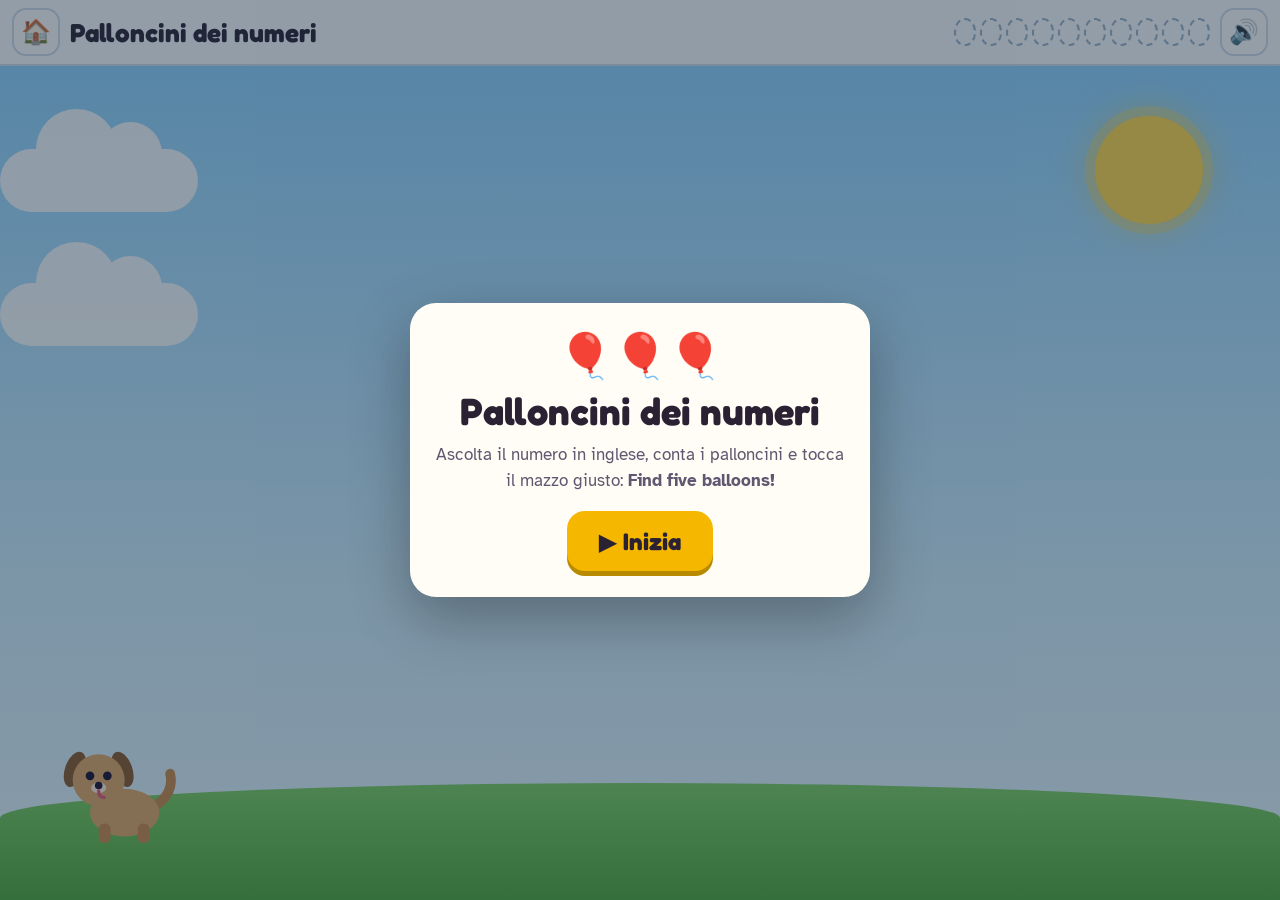
<file: games/palloncini-dei-numeri.html>
<!doctype html>
<html lang="it">
<meta charset="utf-8">
<meta name="viewport" content="width=device-width, initial-scale=1, viewport-fit=cover">
<title>Palloncini dei Numeri</title>
<meta name="description" content="Ascolta il numero in inglese, conta i palloncini e tocca il mazzo giusto, da one a ten.">
<link rel="preconnect" href="https://fonts.googleapis.com">
<link rel="preconnect" href="https://fonts.gstatic.com" crossorigin>
<link rel="stylesheet" href="https://fonts.googleapis.com/css2?family=Atkinson+Hyperlegible:wght@400;700&family=Fredoka:wght@500;700&display=swap">
<style>
/* Layout: a sunny sky with a few balloons in a row, the puppy on the grass, progress balloons in the top bar */
:root {
  color-scheme: light;
  --ink: #2a2233;
  --ink-dim: #5f5870;
  --line: #cfdcea;
  --gold: #f5b700;
  --font-display: "Fredoka", "Trebuchet MS", system-ui, sans-serif;
  --font-body: "Atkinson Hyperlegible", "Segoe UI", system-ui, sans-serif;
  --b: min(20vw, 26vh, 150px);
}
[hidden] { display: none !important; }
*, *::before, *::after { box-sizing: border-box; }
html, body { height: 100%; margin: 0; }
body { overflow: hidden; background: #cfeeff; color: var(--ink); font-family: var(--font-body); -webkit-tap-highlight-color: transparent; user-select: none; }
button { font: inherit; color: inherit; }
:focus-visible { outline: 3px solid #1d4ed8; outline-offset: 3px; }

.app { display: flex; flex-direction: column; height: 100%; padding: env(safe-area-inset-top) env(safe-area-inset-right) env(safe-area-inset-bottom) env(safe-area-inset-left); }
.bar { display: flex; align-items: center; gap: 10px; padding: 8px 12px; background: rgba(255, 255, 255, .85); border-bottom: 2px solid var(--line); z-index: 5; }
.icon-btn { display: grid; place-items: center; width: 48px; height: 48px; flex: none; border: 2px solid var(--line); border-radius: 14px; background: #fff; font-size: 24px; text-decoration: none; cursor: pointer; }
.icon-btn:active { transform: scale(.94); }
.title { font-family: var(--font-display); font-weight: 700; font-size: clamp(18px, 3.4vw, 26px); white-space: nowrap; }
.progress { display: flex; gap: 4px; margin-left: auto; }
.progress span { width: clamp(14px, 2.8vw, 22px); height: clamp(18px, 3.5vw, 28px); border-radius: 50% 50% 46% 46%; border: 2px dashed #9fb3c8; transition: background .3s, transform .3s; }
.progress span.on { background: var(--c); border: 2px solid var(--ink); transform: scale(1.1); }

.sky { position: relative; flex: 1; min-height: 0; overflow: hidden; background: linear-gradient(180deg, #8fd3ff 0%, #cfeeff 60%, #e9f8ff 100%); }
.sun { position: absolute; right: 6%; top: 6%; width: 12vmin; aspect-ratio: 1; border-radius: 50%; background: #ffd84d; box-shadow: 0 0 0 10px rgba(255, 216, 77, .3), 0 0 40px rgba(255, 200, 0, .5); }
.cloud { position: absolute; width: 22vmin; height: 7vmin; border-radius: 99px; background: #fff; opacity: .9; animation: drift 40s linear infinite; }
.cloud::before, .cloud::after { content: ""; position: absolute; border-radius: 50%; background: #fff; }
.cloud::before { width: 9vmin; height: 9vmin; left: 18%; top: -4.5vmin; }
.cloud::after { width: 7vmin; height: 7vmin; left: 50%; top: -3vmin; }
@keyframes drift { from { transform: translateX(-30vw); } to { transform: translateX(110vw); } }
.grass { position: absolute; left: 0; right: 0; bottom: 0; height: 14%; background: linear-gradient(180deg, #7ccf63, #4fa83c); border-top-left-radius: 50% 30%; border-top-right-radius: 50% 30%; }

.balloons { position: absolute; left: 0; right: 0; top: 8%; bottom: 16%; display: flex; justify-content: space-evenly; align-items: center; padding: 0 2%; }
.balloon { position: relative; width: var(--b); height: calc(var(--b) * 1.9); padding: 0; border: 0; background: none; cursor: pointer; animation: arrive .7s cubic-bezier(.2, .9, .3, 1.2) both, bob 3s ease-in-out infinite; animation-delay: var(--d), calc(var(--d) + .7s); }
.balloon svg { width: 100%; height: 100%; overflow: visible; }
.balloon .body { fill: var(--c); }
.balloon .num { font: 700 46px var(--font-display); fill: #fff; stroke: #2a2233; stroke-width: 6px; paint-order: stroke; text-anchor: middle; dominant-baseline: central; }
.bunch { position: relative; display: flex; flex-direction: column; align-items: center; padding: 10px 10px 0; border: 3px solid transparent; border-radius: 24px; background: rgba(255, 255, 255, .28); cursor: pointer; animation: arrive .7s cubic-bezier(.2, .9, .3, 1.2) both, bob 3.4s ease-in-out infinite; animation-delay: var(--d), calc(var(--d) + .7s); }
.bunch:hover { border-color: rgba(255, 255, 255, .8); }
.bunch .grid { display: grid; grid-template-columns: repeat(var(--cols), var(--sb)); gap: 4px 6px; }
.mini-balloon { position: relative; width: var(--sb); height: calc(var(--sb) * 1.25); }
.mini-balloon svg { width: 100%; height: 100%; overflow: visible; }
.mini-balloon .body { fill: var(--c); }
.mini-balloon .n { position: absolute; left: 50%; top: 40%; translate: -50% -50%; font: 700 calc(var(--sb) * .5) var(--font-display); color: #fff; -webkit-text-stroke: 1.5px #2a2233; paint-order: stroke fill; scale: 0; transition: scale .25s cubic-bezier(.3, 1.6, .5, 1); }
.mini-balloon.counted .n { scale: 1; }
.bunch .tie { width: 60%; height: calc(var(--sb) * 1.1); }
.bunch.wrong { animation: wrong .5s; }
.bunch.chosen { border-color: #fff; background: rgba(255, 255, 255, .55); animation: none; }
.bunch.away { animation: away 1.2s ease-in forwards; pointer-events: none; }
.balloons.bunches { flex-wrap: wrap; gap: 3vmin; align-content: center; --sb: min(6vw, 7vh, 46px); }
@media (max-width: 640px) { .balloons.bunches { flex-direction: column; flex-wrap: nowrap; gap: 10px; top: 4%; bottom: 15%; --sb: min(9vw, 4.6vh, 40px); } .bunch .tie { height: calc(var(--sb) * .6); } }
.word { box-shadow: 0 6px 20px rgba(0, 0, 0, .15); }
@keyframes arrive { from { transform: translateY(70vh); opacity: 0; } }
@keyframes bob { 50% { transform: translateY(-5%) rotate(var(--tilt, 3deg)); } }
.balloon.wrong { animation: wrong .5s; }
@keyframes wrong { 20%, 60% { transform: rotate(-12deg); } 40%, 80% { transform: rotate(12deg); } }
.balloon.popped { animation: popped .35s ease-out forwards; pointer-events: none; }
@keyframes popped { 40% { transform: scale(1.3); opacity: 1; } 100% { transform: scale(1.6); opacity: 0; } }
.balloon.away { animation: away 1.2s ease-in forwards; pointer-events: none; }
@keyframes away { to { transform: translateY(-110vh) rotate(-8deg); } }

.word { position: absolute; left: 50%; top: 42%; translate: -50% -50%; padding: 6px 26px 10px; border-radius: 26px; background: #fff; border: 4px solid var(--c); color: var(--ink); font: 700 clamp(40px, 9vh, 80px) var(--font-display); opacity: 0; transform: scale(.5); transition: opacity .2s, transform .3s cubic-bezier(.3, 1.6, .5, 1); pointer-events: none; z-index: 4; }
.word.show { opacity: 1; transform: none; }

.pup { position: absolute; left: 4%; bottom: 6%; width: min(16vw, 18vh, 130px); z-index: 3; }
.pup svg { width: 100%; height: auto; overflow: visible; }
.pup .tailwag { transform-box: fill-box; transform-origin: 0% 100%; animation: wag .5s ease-in-out infinite alternate; }
@keyframes wag { to { transform: rotate(-25deg); } }
.pup.party { animation: hop .45s ease-out 2; }
@keyframes hop { 50% { transform: translateY(-35%); } }
.woof { position: absolute; left: 70%; bottom: 95%; padding: 4px 10px; border-radius: 14px 14px 14px 2px; background: #fff; font: 700 clamp(14px, 2.6vw, 20px) var(--font-display); opacity: 0; transform: scale(.4); transition: opacity .2s, transform .25s; white-space: nowrap; box-shadow: 0 2px 8px rgba(0, 0, 0, .15); }
.pup.party .woof { opacity: 1; transform: none; }

.confetti { position: absolute; width: 14px; height: 10px; border-radius: 3px; pointer-events: none; z-index: 4; animation: burst 1s ease-out forwards; }
@keyframes burst { to { transform: translate(var(--dx), var(--dy)) rotate(400deg); opacity: 0; } }

@media (max-width: 640px) { .title { display: none; } :root { --b: min(22vw, 24vh, 150px); } }

.overlay { position: fixed; inset: 0; display: grid; place-items: center; padding: 16px; background: rgba(20, 40, 60, .45); z-index: 10; }
.card { max-width: 460px; width: 100%; padding: 26px 24px; border-radius: 26px; background: #fffdf6; text-align: center; box-shadow: 0 20px 60px rgba(0, 0, 0, .3); }
.card h1, .card h2 { font-family: var(--font-display); margin: 0 0 8px; font-size: clamp(28px, 6vw, 38px); }
.card p { margin: 0 0 18px; color: var(--ink-dim); line-height: 1.5; font-size: 17px; }
.go { min-height: 60px; padding: 12px 32px; border: 0; border-radius: 18px; background: var(--gold); color: var(--ink); font: 700 24px var(--font-display); cursor: pointer; box-shadow: 0 5px 0 #b88a00; }
.go:active { transform: translateY(3px); box-shadow: 0 2px 0 #b88a00; }
.hero-b { font-size: 44px; margin-bottom: 4px; }

@media (prefers-reduced-motion: reduce) {
  *, *::before, *::after { animation-duration: .01ms !important; animation-iteration-count: 1 !important; transition-duration: .01ms !important; }
}
</style>

<body>
<div class="app">
  <header class="bar">
    <a class="icon-btn home-link" href="../index.html?v=20261025-come-2" aria-label="Torna ai giochi">🏠</a>
    <span class="title">Palloncini dei numeri</span>
    <div class="progress" id="progress" aria-label="Palloncini trovati"></div>
    <button class="icon-btn" id="repeat" type="button" aria-label="Ascolta di nuovo">🔊</button>
  </header>
  <main class="sky" id="sky">
    <div class="sun" aria-hidden="true"></div>
    <div class="cloud" style="top:10%;animation-delay:-8s" aria-hidden="true"></div>
    <div class="cloud" style="top:26%;animation-delay:-27s;animation-duration:55s" aria-hidden="true"></div>
    <div class="grass" aria-hidden="true"></div>
    <div class="balloons" id="balloons"></div>
    <div class="word" id="word"></div>
    <div class="pup" id="pup" aria-hidden="true">
      <span class="woof">Woof woof!</span>
      <svg viewBox="0 0 120 110">
        <path class="tailwag" d="M96 74 Q114 62 110 44" stroke="#c98a4b" stroke-width="9" fill="none" stroke-linecap="round"/>
        <ellipse cx="68" cy="80" rx="32" ry="22" fill="#e0a868"/>
        <rect x="44" y="90" width="11" height="18" rx="5" fill="#c98a4b"/><rect x="80" y="90" width="11" height="18" rx="5" fill="#c98a4b"/>
        <ellipse cx="22" cy="40" rx="9" ry="17" fill="#8a5a2e" transform="rotate(20 22 40)"/>
        <ellipse cx="66" cy="40" rx="9" ry="17" fill="#8a5a2e" transform="rotate(-20 66 40)"/>
        <circle cx="44" cy="50" r="24" fill="#e0a868"/>
        <circle cx="36" cy="46" r="4" fill="#1a1030"/><circle cx="52" cy="46" r="4" fill="#1a1030"/>
        <ellipse cx="44" cy="57" rx="7" ry="5" fill="#fff0dc"/><circle cx="44" cy="55" r="3.5" fill="#1a1030"/>
        <path d="M44 60 Q44 66 49 66" stroke="#e5577a" stroke-width="3" fill="none" stroke-linecap="round"/>
      </svg>
    </div>
  </main>
</div>

<div class="overlay" id="ov-start">
  <div class="card">
    <div class="hero-b" aria-hidden="true">🎈🎈🎈</div>
    <h1>Palloncini dei numeri</h1>
    <p>Ascolta il numero in inglese, conta i palloncini e tocca il mazzo giusto: <b>Find five balloons!</b></p>
    <button class="go" id="start" type="button">▶ Inizia</button>
  </div>
</div>
<div class="overlay" id="ov-win" hidden>
  <div class="card">
    <h2>🏆 Bravissimo!</h2>
    <p>Hai trovato tutti i numeri, da <b>one</b> a <b>ten</b>.</p>
    <button class="go" id="again" type="button">↻ Gioca ancora</button>
  </div>
</div>

<script>
(() => {
'use strict';
const CLIPS = {"findb1":"[data-uri]","findb10":"[data-uri]","findb2":"[data-uri]","findb3":"[data-uri]","findb4":"[data-uri]","findb5":"[data-uri]","findb6":"[data-uri]","findb7":"[data-uri]","findb8":"[data-uri]","findb9":"[data-uri]","great":"[data-uri]","hello":"[data-uri]","hero":"[data-uri]","oops":"[data-uri]","win":"[data-uri]"};
// The ten colours of the workbook page, in its order.
const COLOURS = [
  { name: 'blue', hex: '#2f8be6' }, { name: 'red', hex: '#e53935' }, { name: 'purple', hex: '#8e5bd6' },
  { name: 'orange', hex: '#fb8c00' }, { name: 'green', hex: '#43a047' }, { name: 'yellow', hex: '#fdd835' },
  { name: 'black', hex: '#222222' }, { name: 'pink', hex: '#ec6fa8' }, { name: 'brown', hex: '#8d5a3b' }, { name: 'white', hex: '#ffffff' },
];
const MODE = 'numbers';                 // 'colours' or 'numbers'
const WORDS = ['one', 'two', 'three', 'four', 'five', 'six', 'seven', 'eight', 'nine', 'ten'];
const LETTER_WORDS = { A: 'ape', E: 'elicottero', I: 'ippopotamo', O: 'orso', U: 'uva', L: 'luna', M: 'mela', F: 'fragola' };
const ITEMS = MODE === 'numbers' ? [1, 2, 3, 4, 5, 6, 7, 8, 9, 10] : MODE === 'letters' ? Object.keys(LETTER_WORDS) : COLOURS.map(c => c.name);
const askKey = item => MODE === 'numbers' ? 'findb' + item : MODE === 'letters' ? 'ask_' + item : 'pop_' + item;
const wordOf = item => MODE === 'numbers' ? item + ' ' + WORDS[item - 1] : MODE === 'letters' ? item + ' come ' + LETTER_WORDS[item] : item;
const byName = Object.fromEntries(COLOURS.map(c => [c.name, c]));
const $ = id => document.getElementById(id);

let speed = 1;
let phase = 'menu';                 // menu | intro | ask | right | done
let order = [], roundIdx = 0, target = null, roundToken = 0;

/* ---------- audio ---------- */
let actx = null, clipsReady = Promise.resolve(), voiceToken = 0, current = null;
const clipBuffers = {};
function ensureAudio() {
  if (actx) { if (actx.state === 'suspended') actx.resume(); return; }
  const AC = window.AudioContext || window.webkitAudioContext;
  if (!AC) return;
  actx = new AC();
  clipsReady = Promise.all(Object.entries(CLIPS).map(async ([key, url]) => {
    try { const bin = Uint8Array.from(atob(url.split(',')[1]), c => c.charCodeAt(0)); clipBuffers[key] = await actx.decodeAudioData(bin.buffer); }
    catch { /* HTMLAudio fallback */ }
  }));
}
function stopVoice() {
  voiceToken++;
  if (current) { try { current.stop ? current.stop() : current.pause(); } catch { /* stopped */ } current = null; }
}
let playClip = key => new Promise(resolve => {
  const buf = clipBuffers[key];
  let done = false; const finish = () => { if (!done) { done = true; resolve(); } };
  if (actx && buf) {
    const src = actx.createBufferSource(); src.buffer = buf; src.connect(actx.destination);
    src.onended = finish; current = src; src.start();
    setTimeout(finish, buf.duration * 1000 + 800);
  } else {
    const a = new Audio(CLIPS[key]); current = a; a.onended = a.onerror = finish; a.play().catch(finish); setTimeout(finish, 6000);
  }
});
let voiceChain = Promise.resolve();
function say(keys) {
  stopVoice();
  const token = voiceToken;
  voiceChain = (async () => { for (const k of keys) { if (token !== voiceToken) return false; await playClip(k); } return token === voiceToken; })();
  return voiceChain;
}
const wait = ms => new Promise(r => setTimeout(r, ms * speed));
function tone(type, f1, f2, dur, vol = .12, delay = 0) {
  if (!actx) return;
  const t = actx.currentTime + delay, o = actx.createOscillator(), g = actx.createGain();
  o.type = type; o.frequency.setValueAtTime(f1, t); o.frequency.exponentialRampToValueAtTime(f2, t + dur);
  g.gain.setValueAtTime(vol, t); g.gain.exponentialRampToValueAtTime(.001, t + dur);
  o.connect(g); g.connect(actx.destination); o.start(t); o.stop(t + dur + .02);
}
function popSound() {
  if (!actx) return;
  const len = actx.sampleRate * .12, buf = actx.createBuffer(1, len, actx.sampleRate), d = buf.getChannelData(0);
  for (let i = 0; i < len; i++) d[i] = (Math.random() * 2 - 1) * Math.pow(1 - i / len, 3);
  const src = actx.createBufferSource(), g = actx.createGain();
  src.buffer = buf; g.gain.value = .5; src.connect(g); g.connect(actx.destination); src.start();
}
const woof = () => [0, .28].forEach(d => { tone('sawtooth', 520, 210, .12, .1, d); tone('square', 260, 140, .12, .04, d); });
const boing = () => tone('sine', 220, 520, .25, .18);

/* ---------- scene ---------- */
const BALLOON = `<svg viewBox="0 0 100 190" aria-hidden="true">
  <path d="M50 112 C46 130 56 146 48 162 C42 174 52 182 50 190" fill="none" stroke="#6b6b7b" stroke-width="2"/>
  <path d="M44 112 L56 112 L50 104Z" class="body" stroke="#2a2233" stroke-width="2.5" stroke-linejoin="round"/>
  <path class="body" d="M50 4 C80 4 96 30 94 56 C92 84 70 104 50 106 C30 104 8 84 6 56 C4 30 20 4 50 4Z" stroke="#2a2233" stroke-width="3"/>
  <ellipse cx="32" cy="34" rx="9" ry="16" fill="#fff" opacity=".45" transform="rotate(25 32 34)"/>
</svg>`;
for (let i = 0; i < ITEMS.length; i++) $('progress').appendChild(document.createElement('span'));
function showProgress() {
  [...$('progress').children].forEach((s, i) => { s.classList.toggle('on', i < roundIdx); if (i < roundIdx) s.style.setProperty('--c', MODE === 'colours' ? byName[order[i]].hex : '#f5b700'); });
}
function shuffle(list) { const a = [...list]; for (let i = a.length - 1; i > 0; i--) { const j = Math.floor(Math.random() * (i + 1)); [a[i], a[j]] = [a[j], a[i]]; } return a; }
// Few balloons for a beginner: 3 at first, then 4, then 5.
const howMany = () => MODE === 'numbers' ? (roundIdx < 3 ? 2 : 3) : roundIdx < 3 ? 3 : roundIdx < 6 ? 4 : 5;
const MINI = `<svg viewBox="0 0 100 125" aria-hidden="true">
  <path d="M50 106 L50 125" stroke="#6b6b7b" stroke-width="3"/>
  <path class="body" d="M44 106 L56 106 L50 98Z" stroke="#2a2233" stroke-width="4" stroke-linejoin="round"/>
  <path class="body" d="M50 4 C80 4 96 30 94 52 C92 78 70 98 50 100 C30 98 8 78 6 52 C4 30 20 4 50 4Z" stroke="#2a2233" stroke-width="5"/>
  <ellipse cx="32" cy="32" rx="9" ry="15" fill="#fff" opacity=".45" transform="rotate(25 32 32)"/>
</svg>`;
// Number mode: bunches of balloons to count; early rounds keep the other bunches clearly different.
function placeBunches() {
  let others = ITEMS.filter(n => n !== target && (roundIdx >= 5 || Math.abs(n - target) >= 2));
  others = shuffle(others).slice(0, howMany() - 1);
  const counts = shuffle([target, ...others]);
  const box = $('balloons'); box.innerHTML = ''; box.classList.add('bunches');
  const paint = shuffle(COLOURS.filter(c => c.name !== 'white' && c.name !== 'black'));
  counts.forEach((k, i) => {
    const b = document.createElement('button');
    b.type = 'button'; b.className = 'bunch'; b.dataset.item = k;
    b.setAttribute('aria-label', 'mazzo di palloncini');
    b.style.setProperty('--d', (i * .12) + 's');
    b.style.setProperty('--tilt', (i % 2 ? -2 : 2) + 'deg');
    b.style.setProperty('--cols', Math.min(k, 5));
    const hex = paint[i].hex;
    let html = '<div class="grid">';
    for (let j = 0; j < k; j++) html += `<span class="mini-balloon" style="--c:${hex}">${MINI}<b class="n">${j + 1}</b></span>`;
    html += '</div><svg class="tie" viewBox="0 0 100 40" preserveAspectRatio="none" aria-hidden="true"><path d="M5 0 L50 32 M30 0 L50 32 M50 0 L50 32 M70 0 L50 32 M95 0 L50 32" stroke="#6b6b7b" stroke-width="2" fill="none" vector-effect="non-scaling-stroke"/><path d="M42 30 L58 30 L50 40Z" fill="#e5484d"/></svg>';
    b.innerHTML = html;
    b.addEventListener('click', () => choose(k, b));
    box.appendChild(b);
  });
}
function placeBalloons() {
  if (MODE === 'numbers') { placeBunches(); return; }
  const others = shuffle(ITEMS.filter(n => n !== target)).slice(0, howMany() - 1);
  const names = shuffle([target, ...others]);
  const paint = shuffle(COLOURS.filter(c => c.name !== 'white' && c.name !== 'black'));
  const box = $('balloons'); box.innerHTML = '';
  names.forEach((name, i) => {
    const b = document.createElement('button');
    b.type = 'button'; b.className = 'balloon'; b.dataset.item = name;
    b.setAttribute('aria-label', 'palloncino');
    b.style.setProperty('--c', MODE === 'colours' ? byName[name].hex : paint[i].hex);
    b.style.setProperty('--d', (i * .12) + 's');
    b.style.setProperty('--tilt', (i % 2 ? -3 : 3) + 'deg');
    b.style.marginTop = (i % 2 ? 6 : -6) + '%';
    b.innerHTML = MODE === 'letters' ? BALLOON.replace('</svg>', `<text class="num" x="50" y="56">${name}</text></svg>`) : BALLOON;
    b.addEventListener('click', () => choose(name, b));
    box.appendChild(b);
  });
}
function retrigger(el, cls, ms) { el.classList.remove(cls); void el.offsetWidth; el.classList.add(cls); setTimeout(() => el.classList.remove(cls), ms); }
function confetti(el, hex) {
  const s = $('sky').getBoundingClientRect(), r = el.getBoundingClientRect();
  for (let i = 0; i < 22; i++) {
    const c = document.createElement('div'); c.className = 'confetti';
    c.style.left = r.left + r.width / 2 - s.left + 'px'; c.style.top = r.top + r.height * .28 - s.top + 'px';
    c.style.background = i % 3 ? hex : '#fff';
    const a = Math.random() * Math.PI * 2, d = 60 + Math.random() * 140;
    c.style.setProperty('--dx', Math.cos(a) * d + 'px'); c.style.setProperty('--dy', Math.sin(a) * d + 'px');
    $('sky').appendChild(c); setTimeout(() => c.remove(), 1100);
  }
}

/* ---------- flow ---------- */
function askVoice() { return say([askKey(target)]); }
async function startRound() {
  const token = ++roundToken;
  target = order[roundIdx];
  phase = 'ask';
  $('word').classList.remove('show');
  placeBalloons();
  await wait(700);
  if (token !== roundToken) return;
  askVoice();
}
async function choose(name, el) {
  ensureAudio();
  if (phase !== 'ask') return;
  if (name !== target) {
    retrigger(el, 'wrong', 500); boing();
    say(['oops', askKey(target)]);
    return;
  }
  const token = roundToken;
  phase = 'right';
  if (MODE === 'numbers') {
    const token = roundToken;
    phase = 'right';
    el.classList.add('chosen');
    retrigger($('pup'), 'party', 1000); setTimeout(woof, 300 * speed);
    roundIdx++; showProgress();
    say(['great']);
    const minis = [...el.querySelectorAll('.mini-balloon')];
    for (const m of minis) { m.classList.add('counted'); tone('triangle', 500 + 50 * minis.indexOf(m), 900, .1, .08); await wait(220); }
    const w = $('word'); w.textContent = wordOf(name); w.style.setProperty('--c', '#f5b700'); w.classList.add('show');
    confetti(el, '#f5b700');
    await wait(1400);
    if (token !== roundToken) return;
    [...$('balloons').children].forEach(b => b.classList.add('away'));
    $('word').classList.remove('show');
    await wait(900);
    if (token !== roundToken) return;
    if (roundIdx >= order.length) finish(); else startRound();
    return;
  }
  const hex = getComputedStyle(el).getPropertyValue('--c').trim();
  el.classList.add('popped'); popSound(); confetti(el, hex === '#ffffff' ? '#f5b700' : hex);
  const w = $('word'); w.textContent = wordOf(name); w.style.setProperty('--c', hex); w.classList.add('show');
  retrigger($('pup'), 'party', 1000); setTimeout(woof, 300 * speed);
  roundIdx++; showProgress();
  await say(['great']);
  await wait(700);
  if (token !== roundToken) return;
  [...$('balloons').children].forEach(b => { if (b !== el) b.classList.add('away'); });
  $('word').classList.remove('show');
  await wait(900);
  if (token !== roundToken) return;
  if (roundIdx >= order.length) finish(); else startRound();
}
function finish() {
  phase = 'done';
  $('ov-win').hidden = false;
  retrigger($('pup'), 'party', 1000); woof();
  say(['win', 'hero']);
}
async function begin() {
  ensureAudio();
  $('ov-start').hidden = true; $('ov-win').hidden = true;
  order = shuffle(ITEMS); roundIdx = 0; showProgress();
  const token = ++roundToken; phase = 'intro';
  await clipsReady;
  await say(['hello']);
  if (token === roundToken) startRound();
}
$('start').addEventListener('click', begin);
$('again').addEventListener('click', begin);
$('repeat').addEventListener('click', () => { ensureAudio(); if (phase === 'ask') askVoice(); });
})();
</script>
</body>
</html>
</file>
<file: games/learning.css>
.learn-panel { margin: 20px 0; padding: 18px; border: 1px solid #52617c; border-radius: 16px; background: #17243a; color: #f5f7ff; font: 16px/1.5 system-ui, sans-serif; text-align: left; }
.learn-panel h2, .learn-dialog h2 { margin: 0 0 12px; font: bold 24px/1.2 system-ui, sans-serif; }
.learn-panel label { display: inline-flex; align-items: center; gap: 8px; margin: 6px 12px 6px 0; }
.learn-panel input { width: 22px; height: 22px; accent-color: #a9e5bb; }
.learn-panel select, .learn-panel button, .learn-dialog button { padding: 12px 16px; min-height: 44px; border: 1px solid #71839f; border-radius: 10px; font: bold 16px system-ui, sans-serif; color: #10192f; background: #dbeaff; cursor: pointer; }
.learn-panel button:focus-visible, .learn-dialog button:focus-visible { outline: 3px solid #ffd782; outline-offset: 3px; }
.learn-row { display: flex; gap: 10px; flex-wrap: wrap; align-items: center; margin: 12px 0; }
.learn-note { font-size: 14px; color: #d0daed; }
.learn-table { overflow-x: auto; }
.learn-panel table { width: 100%; border-collapse: collapse; font-size: 14px; }
.learn-panel th, .learn-panel td { padding: 8px; border-bottom: 1px solid #52617c; text-align: left; }
.learn-dialog { width: min(620px, calc(100% - 24px)); max-height: 94dvh; overflow: auto; padding: 20px; border: 2px solid #71839f; border-radius: 20px; background: #17243a; color: #f5f7ff; font: 17px/1.5 system-ui, sans-serif; }
.learn-dialog::backdrop { background: #071020e8; }
.learn-dialog canvas { position: static !important; display: block; width: 100% !important; height: auto !important; aspect-ratio: 1; border-radius: 14px; background: #fff; touch-action: none; }
.learn-dialog .read-letter { text-align: center; font: bold 140px/1.3 Arial, sans-serif; color: #fff; }
.learn-dialog p { margin: 10px 0; }
body.learn-neutral .slot, body.learn-neutral .pad button { color: #fff !important; border-color: #a9d7ff !important; }
[data-v][hidden] { display: none !important; }
.learn-settings { margin: 14px 0; }
.learn-settings summary { cursor: pointer; padding: 12px; border: 1px solid #71839f; border-radius: 10px; color: #f5f7ff; background: #17243a; font: bold 16px system-ui, sans-serif; }
@media (max-width: 480px) { .learn-dialog { padding: 12px; } .learn-panel { padding: 12px; } }
</file>
